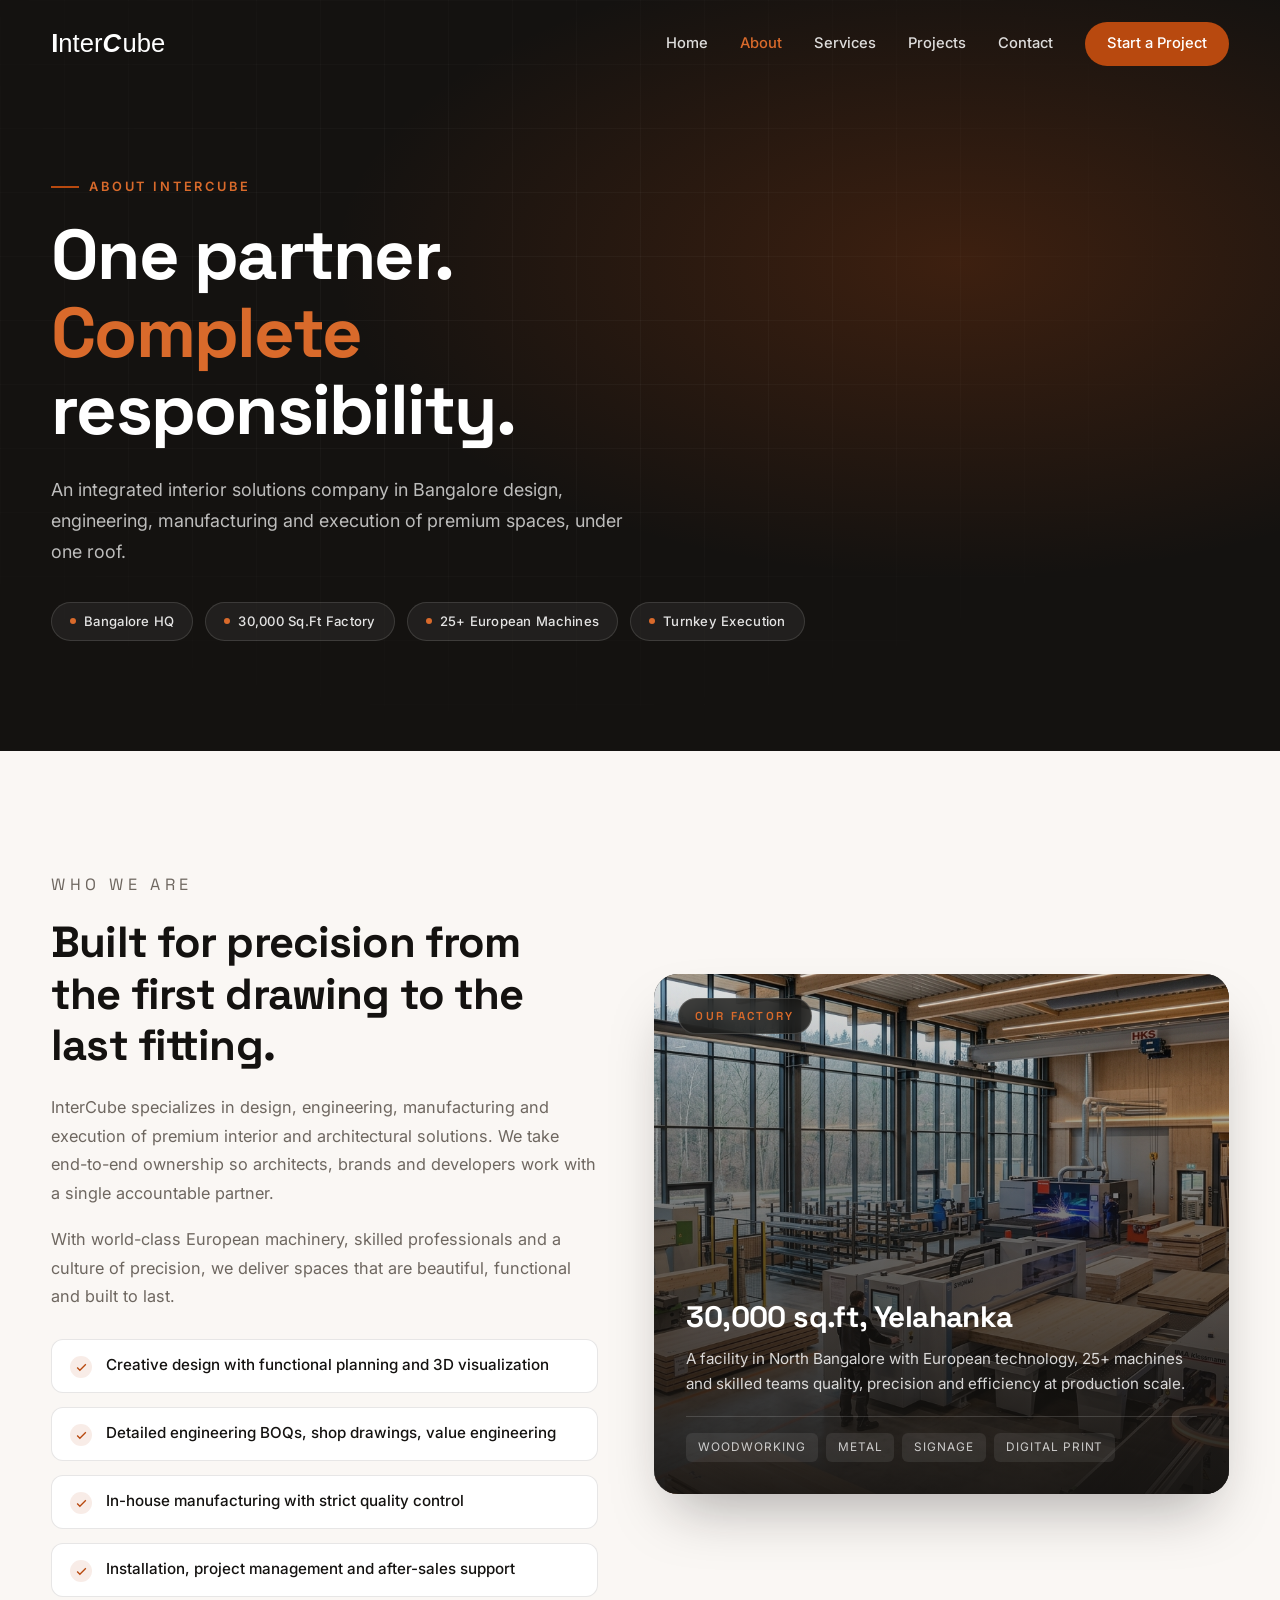
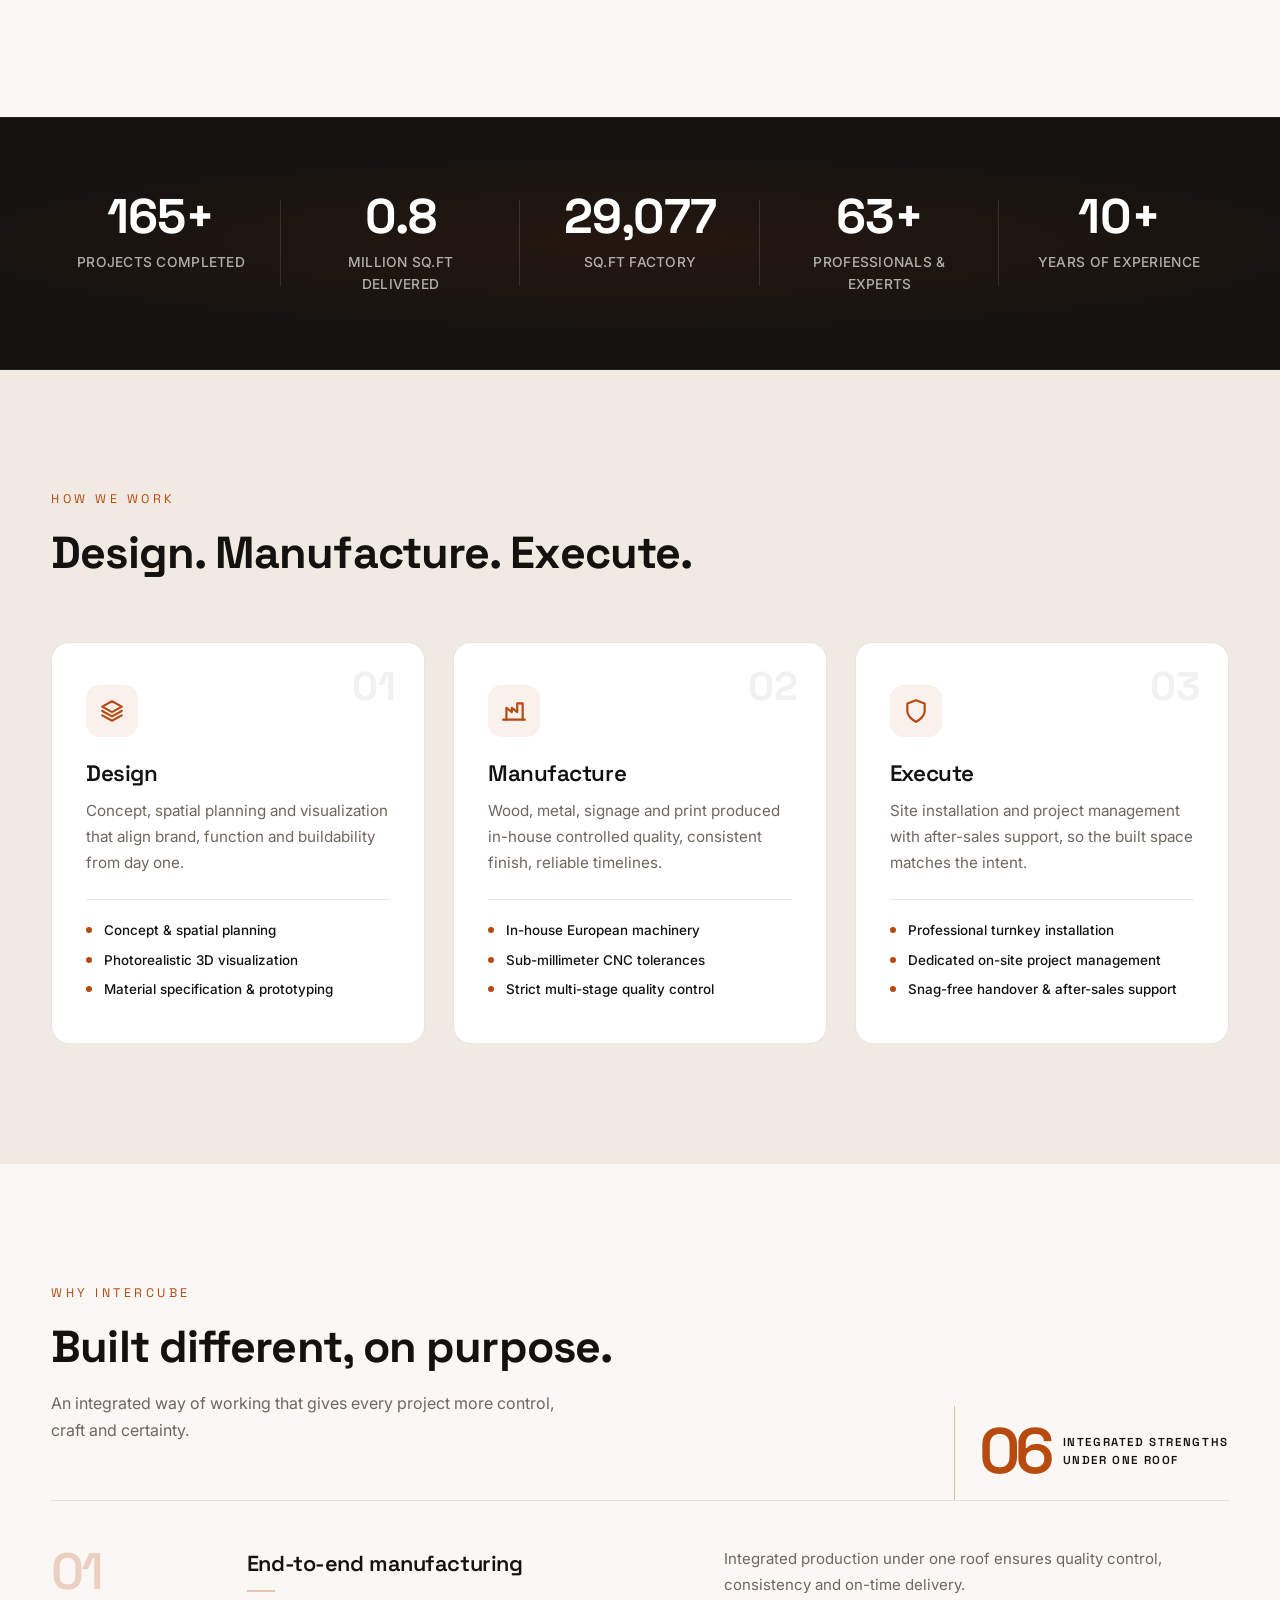
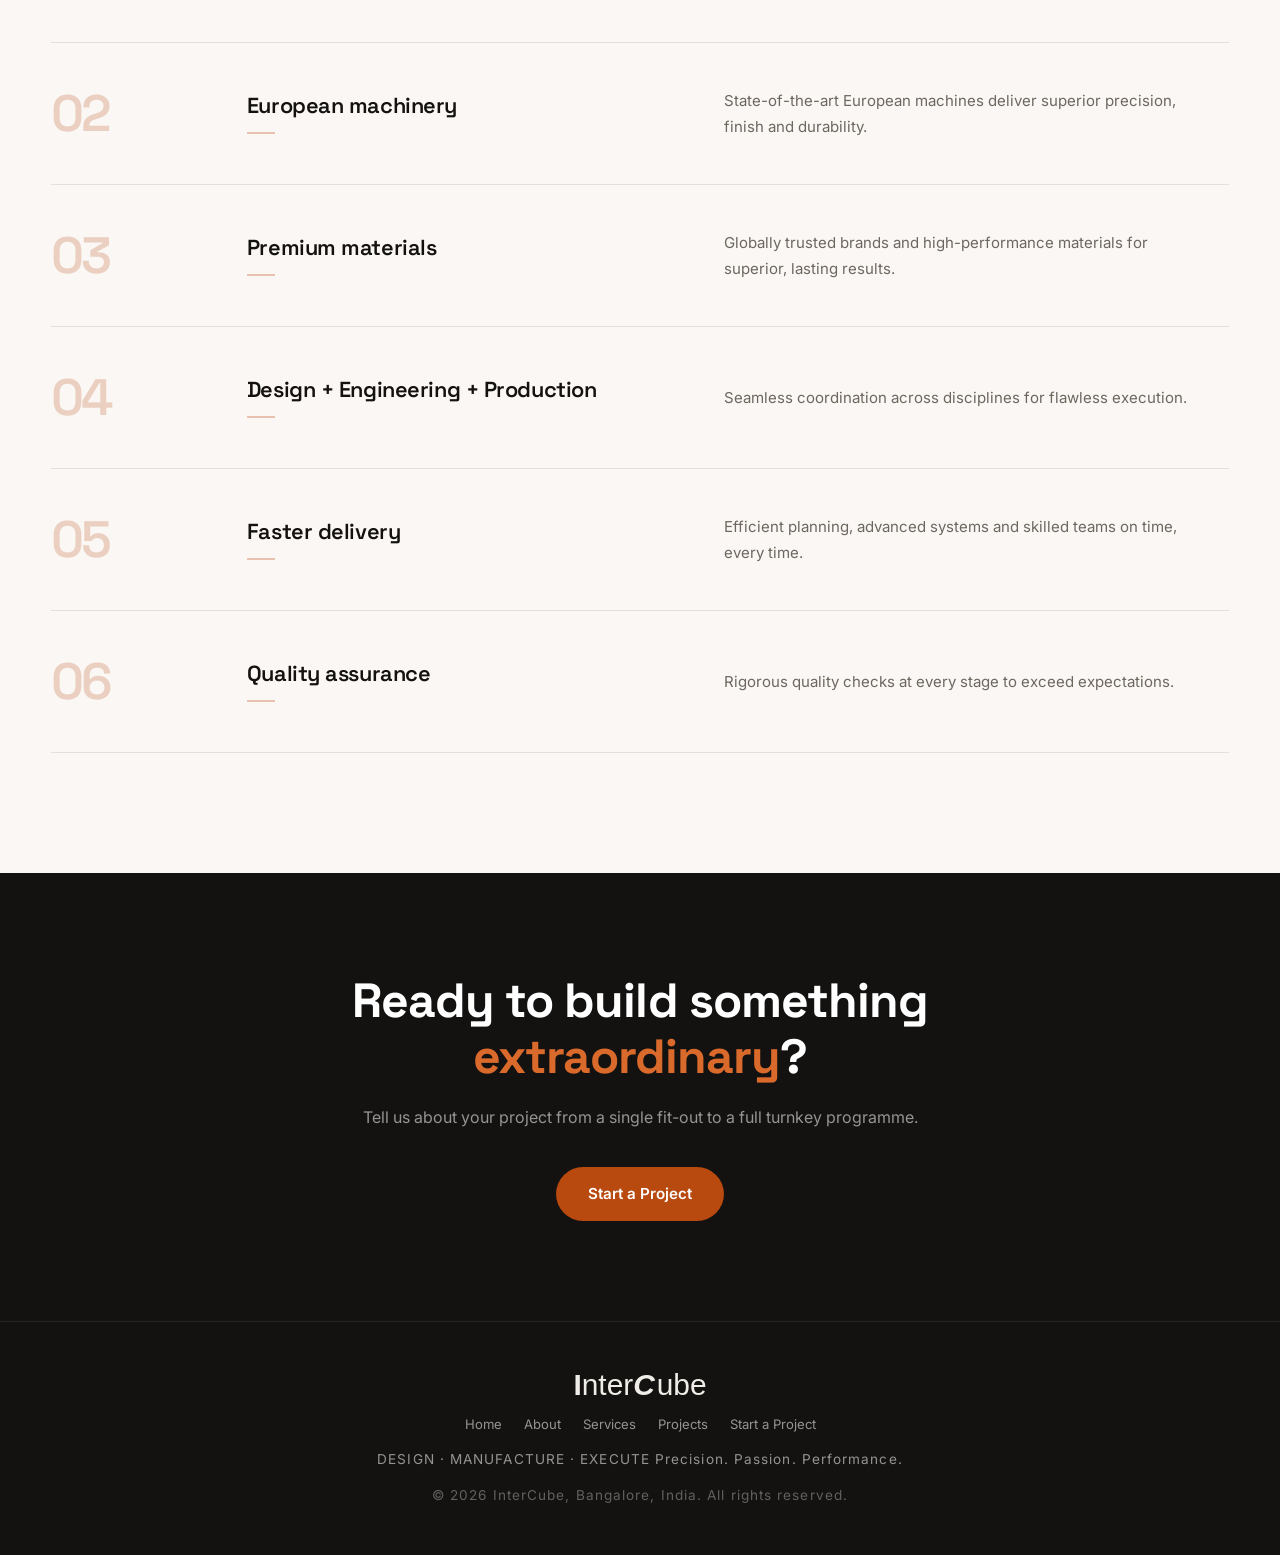
<file: about.html>
<!DOCTYPE html>
<html lang="en">

<head>
  <meta charset="UTF-8">
  <meta name="viewport" content="width=device-width, initial-scale=1.0">

  <!-- Primary SEO -->
  <title>About InterCube · Integrated Interior Design, Manufacturing &amp; Turnkey Execution | Bangalore</title>
  <meta name="description"
    content="Learn about InterCube — Bangalore's integrated interior solutions partner. Our 30,000 sq.ft manufacturing facility with 25+ European machines, skilled teams and end-to-end design-to-site execution for premium interiors.">
  <meta name="keywords"
    content="about InterCube, interior company Bangalore, turnkey interior firm Bangalore, interior manufacturing Bangalore, European woodworking machines Bangalore, interior design to execution, integrated interior solutions">
  <meta name="author" content="InterCube">
  <meta name="robots" content="index, follow, max-image-preview:large, max-snippet:-1, max-video-preview:-1">
  <meta name="theme-color" content="#8E402A">
  <link rel="canonical" href="https://intercube.in/about.html">
  <link rel="alternate" href="https://intercube.in/about.html" hreflang="en-IN">

  <!-- Open Graph -->
  <meta property="og:type" content="website">
  <meta property="og:site_name" content="InterCube">
  <meta property="og:locale" content="en_IN">
  <meta property="og:title" content="About InterCube · Integrated Interior Solutions in Bangalore">
  <meta property="og:description"
    content="Design, engineering, in-house manufacturing and turnkey execution under one roof. 30,000 sq.ft facility, 25+ European machines, 10+ years delivering premium interiors across India.">
  <meta property="og:url" content="https://intercube.in/about.html">
  <meta property="og:image" content="https://intercube.in/images/og-image.jpg">
  <meta property="og:image:secure_url" content="https://intercube.in/images/og-image.jpg">
  <meta property="og:image:type" content="image/jpeg">
  <meta property="og:image:width" content="1200">
  <meta property="og:image:height" content="630">
  <meta property="og:image:alt" content="About InterCube — Integrated Interior Design, Manufacturing and Turnkey Execution">

  <!-- Twitter Card -->
  <meta name="twitter:card" content="summary_large_image">
  <meta name="twitter:site" content="@intercube_in">
  <meta name="twitter:title" content="About InterCube · Integrated Interior Solutions in Bangalore">
  <meta name="twitter:description"
    content="Design, engineering, in-house manufacturing and turnkey execution under one roof. 30,000 sq.ft facility, 25+ European machines, 10+ years delivering premium interiors across India.">
  <meta name="twitter:image" content="https://intercube.in/images/og-image.jpg">
  <meta name="twitter:image:alt" content="About InterCube — Integrated Interior Design, Manufacturing and Turnkey Execution">
  <meta name="twitter:creator" content="@intercube_in">

  <!-- Favicons -->
  <link rel="icon" type="image/png" sizes="32x32" href="images/favicon-32.png">
  <link rel="icon" type="image/png" sizes="16x16" href="images/favicon-16.png">
  <link rel="icon" type="image/png" sizes="48x48" href="images/favicon-48.png">
  <link rel="apple-touch-icon" sizes="180x180" href="images/apple-touch-icon.png">
  <link rel="image_src" href="images/og-image.jpg">

  <!-- Preconnect & fonts -->
  <link rel="preconnect" href="https://fonts.googleapis.com">
  <link rel="preconnect" href="https://fonts.gstatic.com" crossorigin>
  <link
    href="https://fonts.googleapis.com/css2?family=Space+Grotesk:wght@400;500;600;700&family=Inter:wght@400;500;600&display=swap"
    rel="stylesheet">
  <link rel="stylesheet" href="css/style.css">

  <!-- Structured Data: BreadcrumbList + AboutPage -->
  <script type="application/ld+json">
  {
    "@context": "https://schema.org",
    "@graph": [
      {
        "@type": "BreadcrumbList",
        "@id": "https://intercube.in/about.html/#breadcrumb",
        "itemListElement": [
          { "@type": "ListItem", "position": 1, "name": "Home", "item": "https://intercube.in/" },
          { "@type": "ListItem", "position": 2, "name": "About", "item": "https://intercube.in/about.html" }
        ]
      },
      {
        "@type": "AboutPage",
        "@id": "https://intercube.in/about.html/#page",
        "name": "About InterCube",
        "url": "https://intercube.in/about.html",
        "description": "About InterCube — Bangalore's integrated interior solutions partner with 30,000 sq.ft manufacturing facility and end-to-end design-to-site execution.",
        "inLanguage": "en-IN",
        "publisher": { "@id": "https://intercube.in/#organization" },
        "mainEntity": { "@id": "https://intercube.in/#organization" }
      }
    ]
  }
  </script>
</head>

<body>

  <!-- ============ NAV ============ -->
  <header class="nav" id="nav">
    <div class="nav__inner">
      <a href="index.html" class="nav__logo"><span class="brandmark"><b>I</b>nter<b class="brandmark__c">C</b>ube</span></a>
      <nav class="nav__links" id="navLinks">
        <a href="index.html">Home</a>
        <a href="about.html" class="nav__link--active" aria-current="page">About</a>
        <a href="services.html">Services</a>
        <a href="projects.html">Projects</a>
        <a href="contact.html">Contact</a>
        <a href="contact.html" class="nav__cta" data-project-modal>Start a Project</a>
      </nav>
      <button class="nav__toggle" id="navToggle" aria-label="Menu">
        <span></span><span></span><span></span>
      </button>
    </div>
  </header>

  <!-- ============ HERO ============ -->
  <section class="about-hero" id="top">
    <div class="container about-hero__inner">
      <p class="about-hero__eyebrow reveal">About InterCube</p>
      <h1 class="about-hero__title reveal">One partner.<br><em>Complete</em> responsibility.</h1>
      <p class="about-hero__sub reveal">
        An integrated interior solutions company in Bangalore  design, engineering,
        manufacturing and execution of premium spaces, under one roof.
      </p>
      <div class="about-hero__pills reveal">
        <span class="about-hero__pill"><span class="about-hero__pill-dot"></span> Bangalore HQ</span>
        <span class="about-hero__pill"><span class="about-hero__pill-dot"></span> 30,000 Sq.Ft Factory</span>
        <span class="about-hero__pill"><span class="about-hero__pill-dot"></span> 25+ European Machines</span>
        <span class="about-hero__pill"><span class="about-hero__pill-dot"></span> Turnkey Execution</span>
      </div>
    </div>
  </section>

  <!-- ============ WHO WE ARE ============ -->
  <section class="section">
    <div class="container about-split">
      <div class="about-split__text reveal">
        <p class="eyebrow">Who we are</p>
        <h2>Built for precision from the first drawing to the last fitting.</h2>
        <p>
          InterCube specializes in design, engineering, manufacturing and execution of
          premium interior and architectural solutions. We take end-to-end ownership so
          architects, brands and developers work with a single accountable partner.
        </p>
        <p>
          With world-class European machinery, skilled professionals and a culture of
          precision, we deliver spaces that are beautiful, functional and built to last.
        </p>
        <ul class="about-checklist">
          <li class="about-checklist__item">
            <span class="about-checklist__icon" aria-hidden="true">
              <svg viewBox="0 0 24 24"><polyline points="20 6 9 17 4 12"></polyline></svg>
            </span>
            <span class="about-checklist__text">Creative design with functional planning and 3D visualization</span>
          </li>
          <li class="about-checklist__item">
            <span class="about-checklist__icon" aria-hidden="true">
              <svg viewBox="0 0 24 24"><polyline points="20 6 9 17 4 12"></polyline></svg>
            </span>
            <span class="about-checklist__text">Detailed engineering  BOQs, shop drawings, value engineering</span>
          </li>
          <li class="about-checklist__item">
            <span class="about-checklist__icon" aria-hidden="true">
              <svg viewBox="0 0 24 24"><polyline points="20 6 9 17 4 12"></polyline></svg>
            </span>
            <span class="about-checklist__text">In-house manufacturing with strict quality control</span>
          </li>
          <li class="about-checklist__item">
            <span class="about-checklist__icon" aria-hidden="true">
              <svg viewBox="0 0 24 24"><polyline points="20 6 9 17 4 12"></polyline></svg>
            </span>
            <span class="about-checklist__text">Installation, project management and after-sales support</span>
          </li>
        </ul>
      </div>

      <div class="about-split__media reveal">
        <div class="about-factory-card">
          <img src="images/about-factory.jpg" alt="InterCube 30,000 sq.ft state-of-the-art manufacturing facility in Yelahanka Bangalore" class="about-factory-card__img" loading="lazy">
          <div class="about-factory-card__overlay" aria-hidden="true"></div>
          <span class="about-factory-card__badge">Our Factory</span>
          <div class="about-factory-card__content">
            <h3>30,000 sq.ft, Yelahanka</h3>
            <p>A facility in North Bangalore with European technology, 25+ machines and skilled teams  quality, precision and efficiency at production scale.</p>
            <div class="about-factory-card__divisions">
              <span class="about-factory-card__division">Woodworking</span>
              <span class="about-factory-card__division">Metal</span>
              <span class="about-factory-card__division">Signage</span>
              <span class="about-factory-card__division">Digital Print</span>
            </div>
          </div>
        </div>
      </div>
    </div>
  </section>

  <!-- ============ STATS ============ -->
  <section class="about-stats">
    <div class="container">
      <div class="about-stats__grid">
        <div class="about-stat-item reveal">
          <strong data-count="170" data-suffix="+">0</strong>
          <span>Projects Completed</span>
        </div>
        <div class="about-stat-item reveal">
          <strong data-count="0.8" data-decimals="1">0</strong>
          <span>Million Sq.Ft Delivered</span>
        </div>
        <div class="about-stat-item reveal">
          <strong data-count="30000" data-format="k">0</strong>
          <span>Sq.Ft Factory</span>
        </div>
        <div class="about-stat-item reveal">
          <strong data-count="65" data-suffix="+">0</strong>
          <span>Professionals &amp; Experts</span>
        </div>
        <div class="about-stat-item reveal">
          <strong data-count="10" data-suffix="+">0</strong>
          <span>Years of Experience</span>
        </div>
      </div>
    </div>
  </section>

  <!-- ============ HOW WE WORK ============ -->
  <section class="section section--tint">
    <div class="container">
      <div class="section__head reveal">
        <p class="eyebrow">How we work</p>
        <h2>Design. Manufacture. Execute.</h2>
      </div>
      <div class="about-pillars-grid">
        <article class="about-pillar-card reveal">
          <span class="about-pillar-card__index" aria-hidden="true">01</span>
          <div class="about-pillar-card__icon" aria-hidden="true">
            <svg viewBox="0 0 24 24"><path d="M12 3 3 8l9 5 9-5-9-5z"/><path d="M3 16l9 5 9-5"/><path d="M3 12l9 5 9-5"/></svg>
          </div>
          <h3>Design</h3>
          <p>Concept, spatial planning and visualization that align brand, function and buildability from day one.</p>
          <ul class="about-pillar-card__bullets">
            <li>Concept &amp; spatial planning</li>
            <li>Photorealistic 3D visualization</li>
            <li>Material specification &amp; prototyping</li>
          </ul>
        </article>

        <article class="about-pillar-card reveal">
          <span class="about-pillar-card__index" aria-hidden="true">02</span>
          <div class="about-pillar-card__icon" aria-hidden="true">
            <svg viewBox="0 0 24 24"><path d="M2 20h20"/><path d="M5 20V9l5 4V9l5 4V5h5v15"/></svg>
          </div>
          <h3>Manufacture</h3>
          <p>Wood, metal, signage and print produced in-house  controlled quality, consistent finish, reliable timelines.</p>
          <ul class="about-pillar-card__bullets">
            <li>In-house European machinery</li>
            <li>Sub-millimeter CNC tolerances</li>
            <li>Strict multi-stage quality control</li>
          </ul>
        </article>

        <article class="about-pillar-card reveal">
          <span class="about-pillar-card__index" aria-hidden="true">03</span>
          <div class="about-pillar-card__icon" aria-hidden="true">
            <svg viewBox="0 0 24 24"><path d="M12 22s8-4 8-10V5l-8-3-8 3v7c0 6 8 10 8 10z"/></svg>
          </div>
          <h3>Execute</h3>
          <p>Site installation and project management with after-sales support, so the built space matches the intent.</p>
          <ul class="about-pillar-card__bullets">
            <li>Professional turnkey installation</li>
            <li>Dedicated on-site project management</li>
            <li>Snag-free handover &amp; after-sales support</li>
          </ul>
        </article>
      </div>
    </div>
  </section>

  <!-- ============ WHY INTERCUBE ============ -->
  <section class="section about-why">
    <div class="container">
      <div class="about-why__header">
        <div class="section__head reveal">
          <p class="eyebrow">Why InterCube</p>
          <h2>Built different, on purpose.</h2>
          <p class="about-why__lead">An integrated way of working that gives every project more control, craft and certainty.</p>
        </div>
        <div class="about-why__proof reveal" aria-label="Six integrated strengths">
          <strong>06</strong>
          <span>integrated strengths<br>under one roof</span>
        </div>
      </div>
      <ol class="about-why-list">
        <li class="about-why-item reveal">
          <span class="about-why-item__num" aria-hidden="true">01</span>
          <h3>End-to-end manufacturing</h3>
          <p>Integrated production under one roof ensures quality control, consistency and on-time delivery.</p>
        </li>
        <li class="about-why-item reveal">
          <span class="about-why-item__num" aria-hidden="true">02</span>
          <h3>European machinery</h3>
          <p>State-of-the-art European machines deliver superior precision, finish and durability.</p>
        </li>
        <li class="about-why-item reveal">
          <span class="about-why-item__num" aria-hidden="true">03</span>
          <h3>Premium materials</h3>
          <p>Globally trusted brands and high-performance materials for superior, lasting results.</p>
        </li>
        <li class="about-why-item reveal">
          <span class="about-why-item__num" aria-hidden="true">04</span>
          <h3>Design + Engineering + Production</h3>
          <p>Seamless coordination across disciplines for flawless execution.</p>
        </li>
        <li class="about-why-item reveal">
          <span class="about-why-item__num" aria-hidden="true">05</span>
          <h3>Faster delivery</h3>
          <p>Efficient planning, advanced systems and skilled teams  on time, every time.</p>
        </li>
        <li class="about-why-item reveal">
          <span class="about-why-item__num" aria-hidden="true">06</span>
          <h3>Quality assurance</h3>
          <p>Rigorous quality checks at every stage to exceed expectations.</p>
        </li>
      </ol>
    </div>
  </section>

  <!-- ============ CTA BANNER ============ -->
  <section class="cta-banner">
    <div class="cta-banner__inner reveal">
      <h2>Ready to build something <em>extraordinary</em>?</h2>
      <p>Tell us about your project  from a single fit-out to a full turnkey programme.</p>
      <a href="contact.html" class="btn btn--primary">Start a Project</a>
    </div>
  </section>

  <!-- ============ FOOTER ============ -->
  <footer class="footer">
    <div class="container footer__inner">
      <a href="index.html" class="nav__logo"><span class="brandmark brandmark--footer"><b>I</b>nter<b class="brandmark__c">C</b>ube</span></a>
      <nav class="footer__nav">
        <a href="index.html">Home</a>
        <a href="about.html">About</a>
        <a href="services.html">Services</a>
        <a href="projects.html">Projects</a>
        <a href="contact.html">Start a Project</a>
      </nav>
      <p>DESIGN · MANUFACTURE · EXECUTE  Precision. Passion. Performance.</p>
      <p class="footer__copy">© <span id="year"></span> InterCube, Bangalore, India. All rights reserved.</p>
    </div>
  </footer>

  <script src="js/main.js"></script>
</body>

</html>
</file>
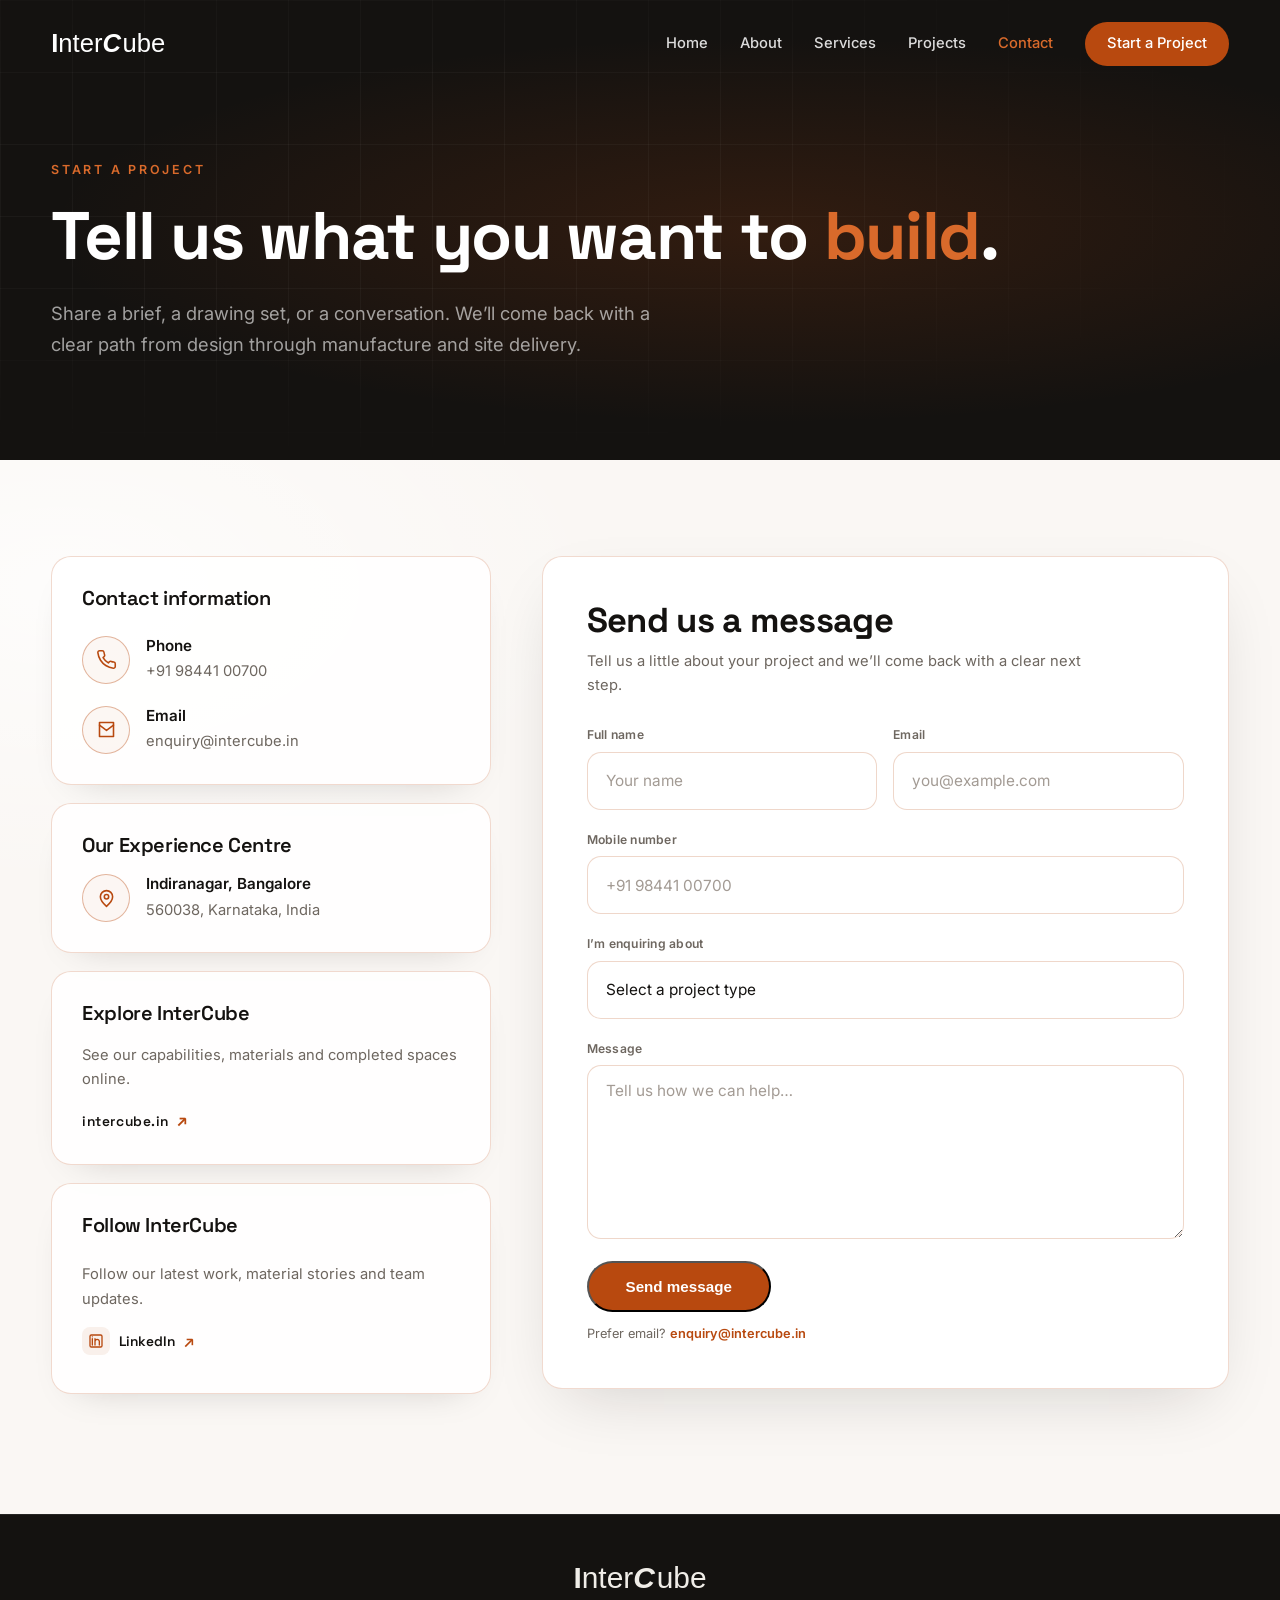
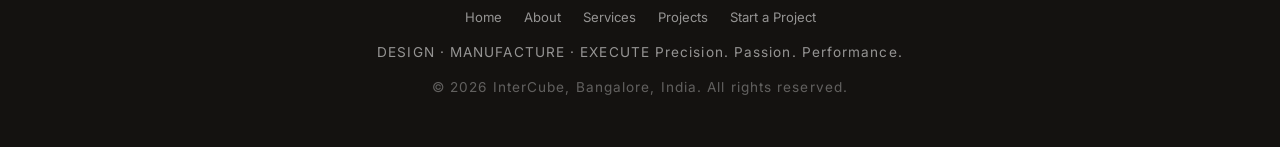
<file: contact.html>
<!DOCTYPE html>
<html lang="en">

<head>
  <meta charset="UTF-8">
  <meta name="viewport" content="width=device-width, initial-scale=1.0">

  <!-- Primary SEO -->
  <title>Contact InterCube · Start an Interior Project | Indiranagar, Bangalore</title>
  <meta name="description"
    content="Contact InterCube to start your interior project. Visit our Experience Centre in Indiranagar Bangalore 560038, email enquiry@intercube.in or call +91 98441 00700 for design, manufacturing and turnkey interior execution.">
  <meta name="keywords"
    content="contact InterCube, interior contractors Bangalore, Indiranagar interior design office, start an interior project, interior enquiry Bangalore, interior design consultation, turnkey interior contractor contact">
  <meta name="author" content="InterCube">
  <meta name="robots" content="index, follow, max-image-preview:large, max-snippet:-1, max-video-preview:-1">
  <meta name="theme-color" content="#8E402A">
  <link rel="canonical" href="https://intercube.in/contact.html">
  <link rel="alternate" href="https://intercube.in/contact.html" hreflang="en-IN">

  <!-- Open Graph -->
  <meta property="og:type" content="website">
  <meta property="og:site_name" content="InterCube">
  <meta property="og:locale" content="en_IN">
  <meta property="og:title" content="Contact InterCube · Start an Interior Project">
  <meta property="og:description"
    content="Visit our Experience Centre in Indiranagar Bangalore or email/call us to start your interior project — design, manufacture, execute.">
  <meta property="og:url" content="https://intercube.in/contact.html">
  <meta property="og:image" content="https://intercube.in/images/og-image.jpg">
  <meta property="og:image:secure_url" content="https://intercube.in/images/og-image.jpg">
  <meta property="og:image:type" content="image/jpeg">
  <meta property="og:image:width" content="1200">
  <meta property="og:image:height" content="630">
  <meta property="og:image:alt" content="Contact InterCube — Experience Centre, Indiranagar Bangalore">

  <!-- Twitter Card -->
  <meta name="twitter:card" content="summary_large_image">
  <meta name="twitter:site" content="@intercube_in">
  <meta name="twitter:title" content="Contact InterCube · Start an Interior Project">
  <meta name="twitter:description"
    content="Visit our Experience Centre in Indiranagar Bangalore or email/call us to start your interior project — design, manufacture, execute.">
  <meta name="twitter:image" content="https://intercube.in/images/og-image.jpg">
  <meta name="twitter:image:alt" content="Contact InterCube — Experience Centre, Indiranagar Bangalore">
  <meta name="twitter:creator" content="@intercube_in">

  <!-- Favicons -->
  <link rel="icon" type="image/png" sizes="32x32" href="images/favicon-32.png">
  <link rel="icon" type="image/png" sizes="16x16" href="images/favicon-16.png">
  <link rel="icon" type="image/png" sizes="48x48" href="images/favicon-48.png">
  <link rel="apple-touch-icon" sizes="180x180" href="images/apple-touch-icon.png">
  <link rel="image_src" href="images/og-image.jpg">

  <!-- Preconnect & fonts -->
  <link rel="preconnect" href="https://fonts.googleapis.com">
  <link rel="preconnect" href="https://fonts.gstatic.com" crossorigin>
  <link
    href="https://fonts.googleapis.com/css2?family=Space+Grotesk:wght@400;500;600;700&family=Inter:wght=400;500;600&display=swap"
    rel="stylesheet">
  <link rel="stylesheet" href="css/style.css">

  <!-- Structured Data: ContactPage + BreadcrumbList + re-attach LocalBusiness -->
  <script type="application/ld+json">
  {
    "@context": "https://schema.org",
    "@graph": [
      {
        "@type": "BreadcrumbList",
        "@id": "https://intercube.in/contact.html/#breadcrumb",
        "itemListElement": [
          { "@type": "ListItem", "position": 1, "name": "Home", "item": "https://intercube.in/" },
          { "@type": "ListItem", "position": 2, "name": "Contact", "item": "https://intercube.in/contact.html" }
        ]
      },
      {
        "@type": "ContactPage",
        "@id": "https://intercube.in/contact.html/#page",
        "name": "Contact InterCube",
        "url": "https://intercube.in/contact.html",
        "description": "Contact InterCube to start your interior project.",
        "inLanguage": "en-IN",
        "publisher": { "@id": "https://intercube.in/#organization" },
        "mainEntity": {
          "@type": "LocalBusiness",
          "@id": "https://intercube.in/#localbusiness",
          "name": "InterCube Experience Centre",
          "image": "https://intercube.in/images/og-image.jpg",
          "url": "https://intercube.in/contact.html",
          "telephone": "+91-98441-00700",
          "email": "enquiry@intercube.in",
          "priceRange": "$$",
          "address": {
            "@type": "PostalAddress",
            "streetAddress": "Indiranagar",
            "addressLocality": "Bangalore",
            "postalCode": "560038",
            "addressRegion": "Karnataka",
            "addressCountry": "IN"
          },
          "geo": {
            "@type": "GeoCoordinates",
            "latitude": 12.9716,
            "longitude": 77.5946
          },
          "areaServed": "India",
          "openingHoursSpecification": {
            "@type": "OpeningHoursSpecification",
            "dayOfWeek": ["Monday","Tuesday","Wednesday","Thursday","Friday","Saturday"],
            "opens": "09:30",
            "closes": "19:00"
          }
        },
        "primaryImageOfPage": {
          "@type": "ImageObject",
          "url": "https://intercube.in/images/og-image.jpg",
          "width": 1200,
          "height": 630
        }
      }
    ]
  }
  </script>
</head>

<body>

  <header class="nav" id="nav">
    <div class="nav__inner">
      <a href="index.html" class="nav__logo"><span class="brandmark"><b>I</b>nter<b class="brandmark__c">C</b>ube</span></a>
      <nav class="nav__links" id="navLinks">
        <a href="index.html">Home</a>
        <a href="about.html">About</a>
        <a href="services.html">Services</a>
        <a href="projects.html">Projects</a>
        <a href="contact.html" class="nav__link--active" aria-current="page">Contact</a>
        <a href="contact.html" class="nav__cta" data-project-modal>Start a Project</a>
      </nav>
      <button class="nav__toggle" id="navToggle" aria-label="Menu">
        <span></span><span></span><span></span>
      </button>
    </div>
  </header>

  <section class="page-hero">
    <div class="page-hero__inner">
      <p class="page-hero__eyebrow reveal">Start a Project</p>
      <h1 class="page-hero__title reveal">Tell us what you want to <em>build</em>.</h1>
      <p class="page-hero__sub reveal">
        Share a brief, a drawing set, or a conversation. We’ll come back with a clear
        path from design through manufacture and site delivery.
      </p>
    </div>
  </section>

  <section class="section section--tint section--contact">
    <div class="container contact-layout">
      <aside class="contact-sidebar">
        <section class="contact-info-card reveal" aria-labelledby="contact-info-title">
          <h2 id="contact-info-title">Contact information</h2>
          <div class="contact-info-item">
            <span class="contact-info-item__icon" aria-hidden="true"><svg viewBox="0 0 24 24"><path d="M22 16.92v3a2 2 0 0 1-2.18 2 19.79 19.79 0 0 1-8.63-3.07 19.5 19.5 0 0 1-6-6A19.79 19.79 0 0 1 2.12 4.18 2 2 0 0 1 4.11 2h3a2 2 0 0 1 2 1.72c.13.96.36 1.9.7 2.81a2 2 0 0 1-.45 2.11L8.09 9.91a16 16 0 0 0 6 6l1.27-1.27a2 2 0 0 1 2.11-.45c.91.34 1.85.57 2.81.7A2 2 0 0 1 22 16.92z"/></svg></span>
            <div><strong>Phone</strong><a href="tel:+919844100700">+91 98441 00700</a></div>
          </div>
          <div class="contact-info-item">
            <span class="contact-info-item__icon" aria-hidden="true"><svg viewBox="0 0 24 24"><path d="M4 4h16v16H4z"/><path d="m4 7 8 6 8-6"/></svg></span>
            <div><strong>Email</strong><a href="mailto:enquiry@intercube.in">enquiry@intercube.in</a></div>
          </div>
        </section>

        <section class="contact-info-card contact-info-card--factory reveal" aria-labelledby="factory-title">
          <h2 id="factory-title">Our Experience Centre</h2>
          <div class="contact-info-item">
            <span class="contact-info-item__icon" aria-hidden="true"><svg viewBox="0 0 24 24"><path d="M12 21s7-6.2 7-11a7 7 0 1 0-14 0c0 4.8 7 11 7 11z"/><circle cx="12" cy="10" r="2.5"/></svg></span>
            <div><strong>Indiranagar, Bangalore</strong><p>560038, Karnataka, India</p></div>
          </div>
        </section>

        <section class="contact-info-card contact-info-card--online reveal" aria-labelledby="online-title">
          <h2 id="online-title">Explore InterCube</h2>
          <p>See our capabilities, materials and completed spaces online.</p>
          <a class="contact-info-card__link" href="https://intercube.in" target="_blank" rel="noopener">intercube.in <span aria-hidden="true">↗</span></a>
        </section>

        <section class="contact-info-card contact-info-card--social reveal" aria-labelledby="social-title">
          <h2 id="social-title">Follow InterCube</h2>
          <p>Follow our latest work, material stories and team updates.</p>
          <a class="social-link" href="https://in.linkedin.com/company/www.intercube.co.in" target="_blank" rel="noopener">
            <svg viewBox="0 0 24 24" aria-hidden="true"><path d="M6.5 8.5V18M6.5 5.75v.01M10.5 18v-5.25a3.25 3.25 0 0 1 6.5 0V18M10.5 12.75V8.5"/><rect x="3" y="3" width="18" height="18" rx="2"/></svg>
            <span>LinkedIn</span><b aria-hidden="true">↗</b>
          </a>
        </section>
      </aside>

      <div class="form-panel">
        <form class="contact-form" id="contactForm">
          <header class="contact-form__head">
            <p class="eyebrow">Start a conversation</p>
            <h2>Send us a message</h2>
            <p>Tell us a little about your project and we’ll come back with a clear next step.</p>
          </header>
          <div class="form-row">
            <div class="form-group"><label for="name">Full name</label><input id="name" name="name" type="text" autocomplete="name" placeholder="Your name" required></div>
            <div class="form-group"><label for="email">Email</label><input id="email" name="email" type="email" autocomplete="email" placeholder="you@example.com" required></div>
          </div>
          <div class="form-group"><label for="phone">Mobile number</label><input id="phone" name="phone" type="tel" autocomplete="tel" placeholder="+91 98441 00700" required></div>
          <div class="form-group"><label for="sector">I’m enquiring about</label><select id="sector" name="sector" required><option value="" selected disabled>Select a project type</option><option>Retail</option><option>Offices</option><option>Hospitality</option><option>Healthcare</option><option>Residential</option><option>Experience Centre</option><option>Other</option></select></div>
          <div class="form-group"><label for="message">Message</label><textarea id="message" name="message" placeholder="Tell us how we can help…"></textarea></div>
          <input type="text" name="website" tabindex="-1" autocomplete="off" aria-hidden="true" style="position:absolute;left:-9999px;opacity:0;pointer-events:none">
          <div class="form-submit"><button type="submit" class="btn btn--primary">Send message</button></div>
          <div class="form-error" role="alert" hidden></div>
          <p class="form-note">Prefer email? <a href="mailto:enquiry@intercube.in">enquiry@intercube.in</a></p>
        </form>

        <div class="form-success" id="formSuccess" role="status">
          <p class="eyebrow">Received</p><h3>Thank you. We’ll be in touch.</h3><p>Your enquiry is noted. For an urgent discussion, call +91 98441 00700.</p>
        </div>
      </div>
    </div>
  </section>

  <footer class="footer">
    <div class="container footer__inner">
      <a href="index.html" class="nav__logo"><span class="brandmark brandmark--footer"><b>I</b>nter<b class="brandmark__c">C</b>ube</span></a>
      <nav class="footer__nav">
        <a href="index.html">Home</a>
        <a href="about.html">About</a>
        <a href="services.html">Services</a>
        <a href="projects.html">Projects</a>
        <a href="contact.html">Start a Project</a>
      </nav>
      <p>DESIGN · MANUFACTURE · EXECUTE  Precision. Passion. Performance.</p>
      <p class="footer__copy">© <span id="year"></span> InterCube, Bangalore, India. All rights reserved.</p>
    </div>
  </footer>

  <script src="js/main.js"></script>
</body>

</html>
</file>
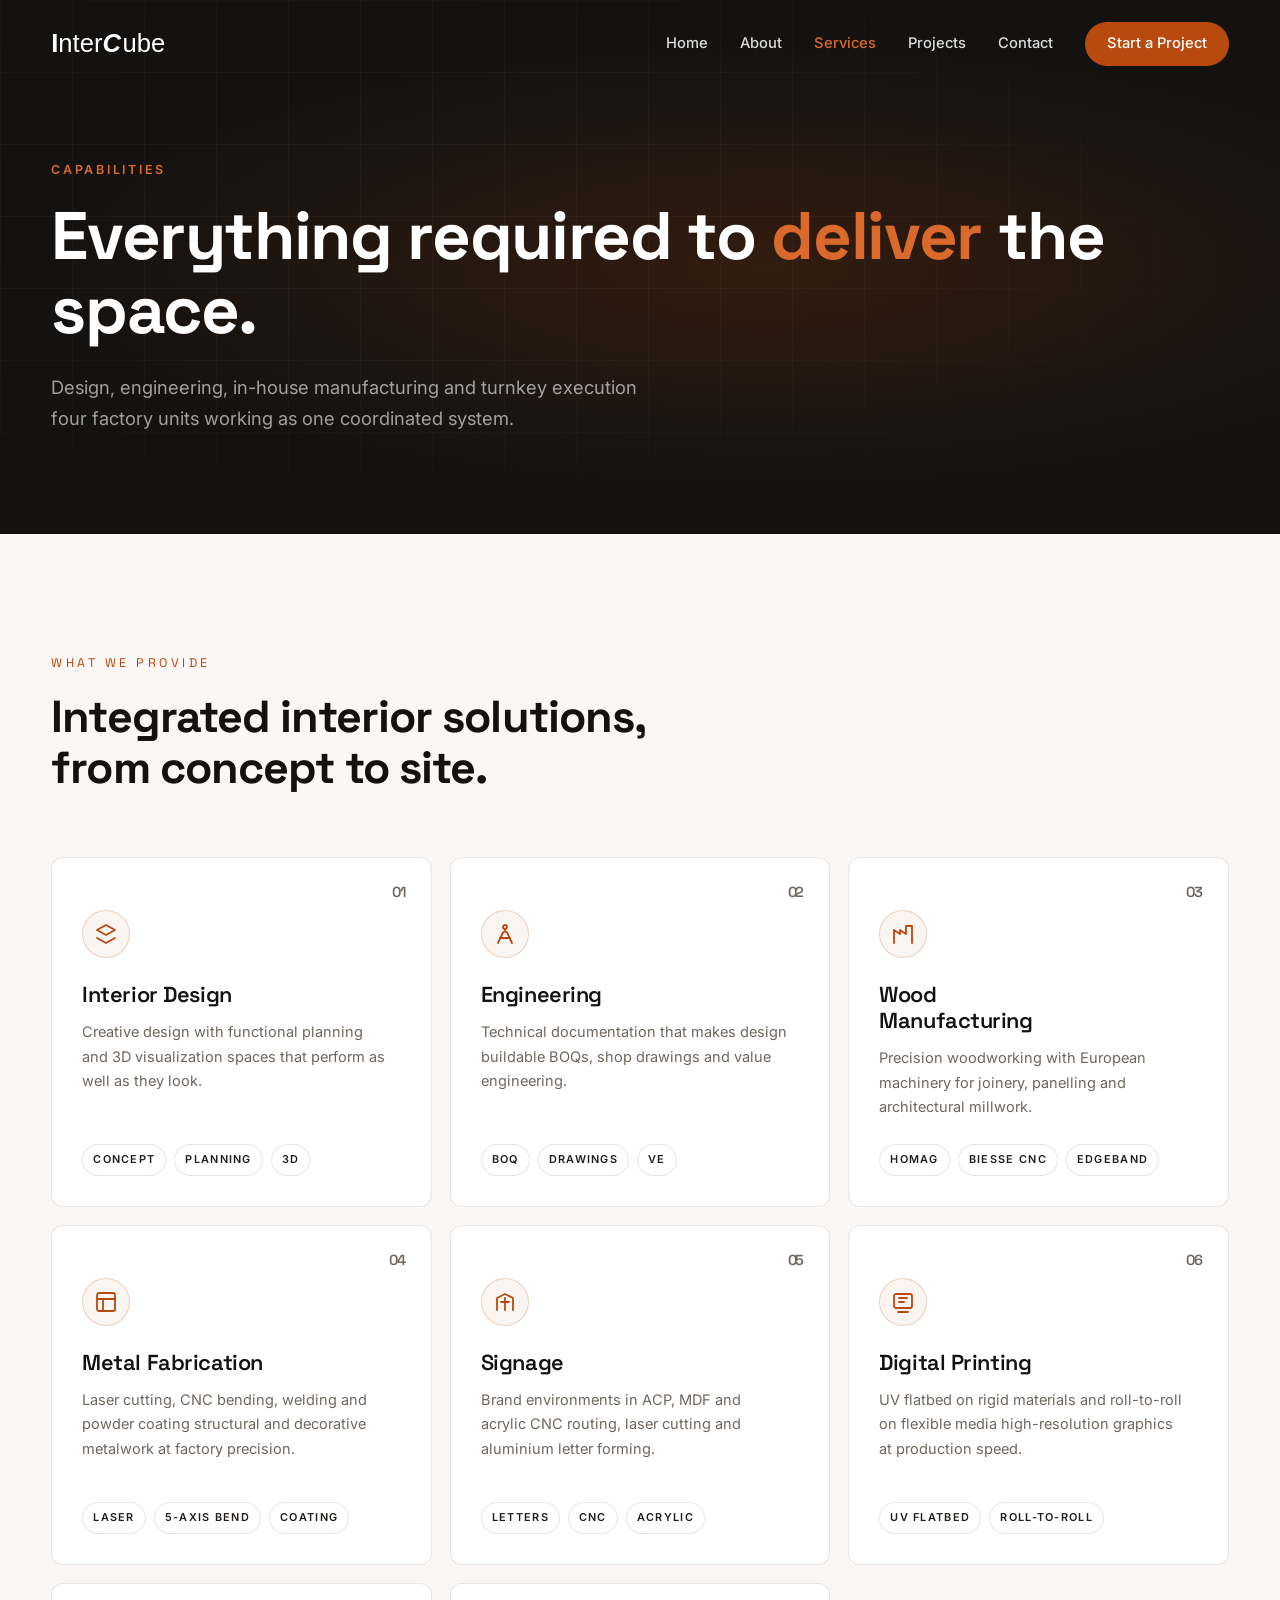
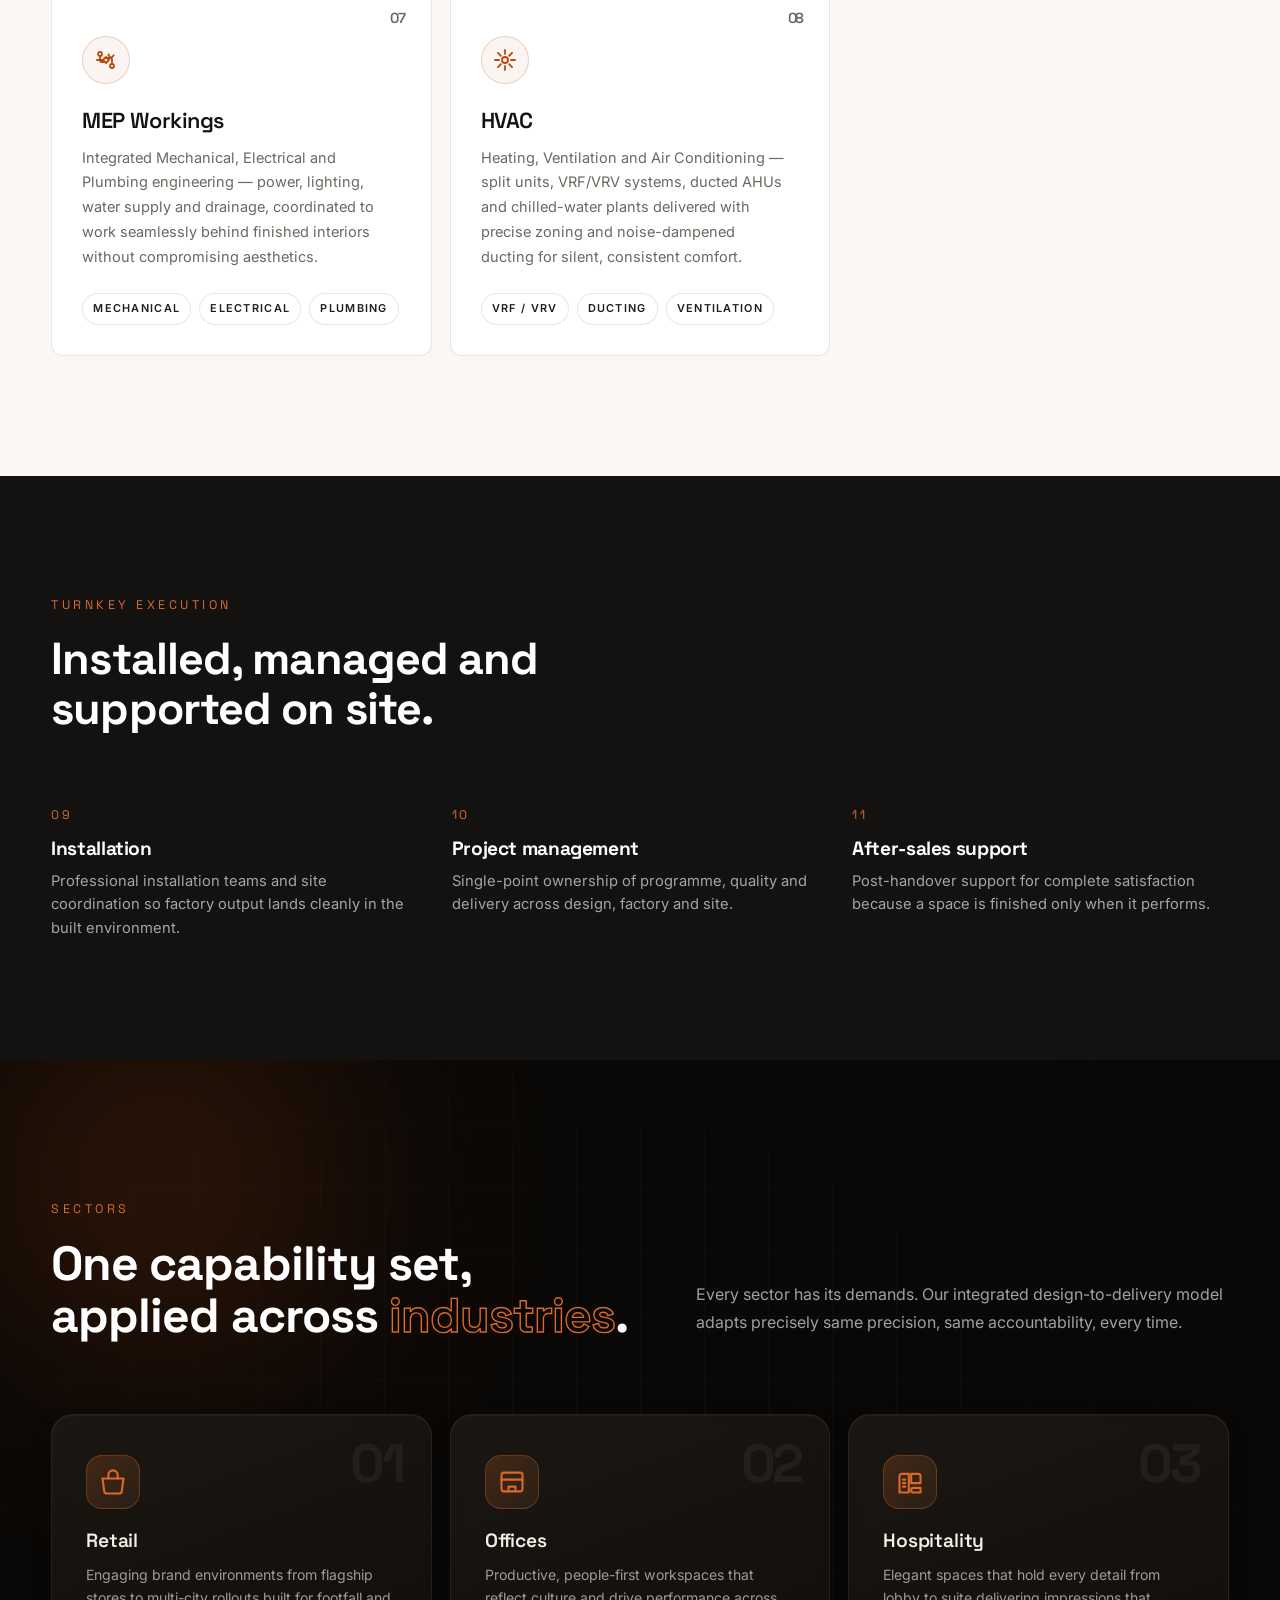
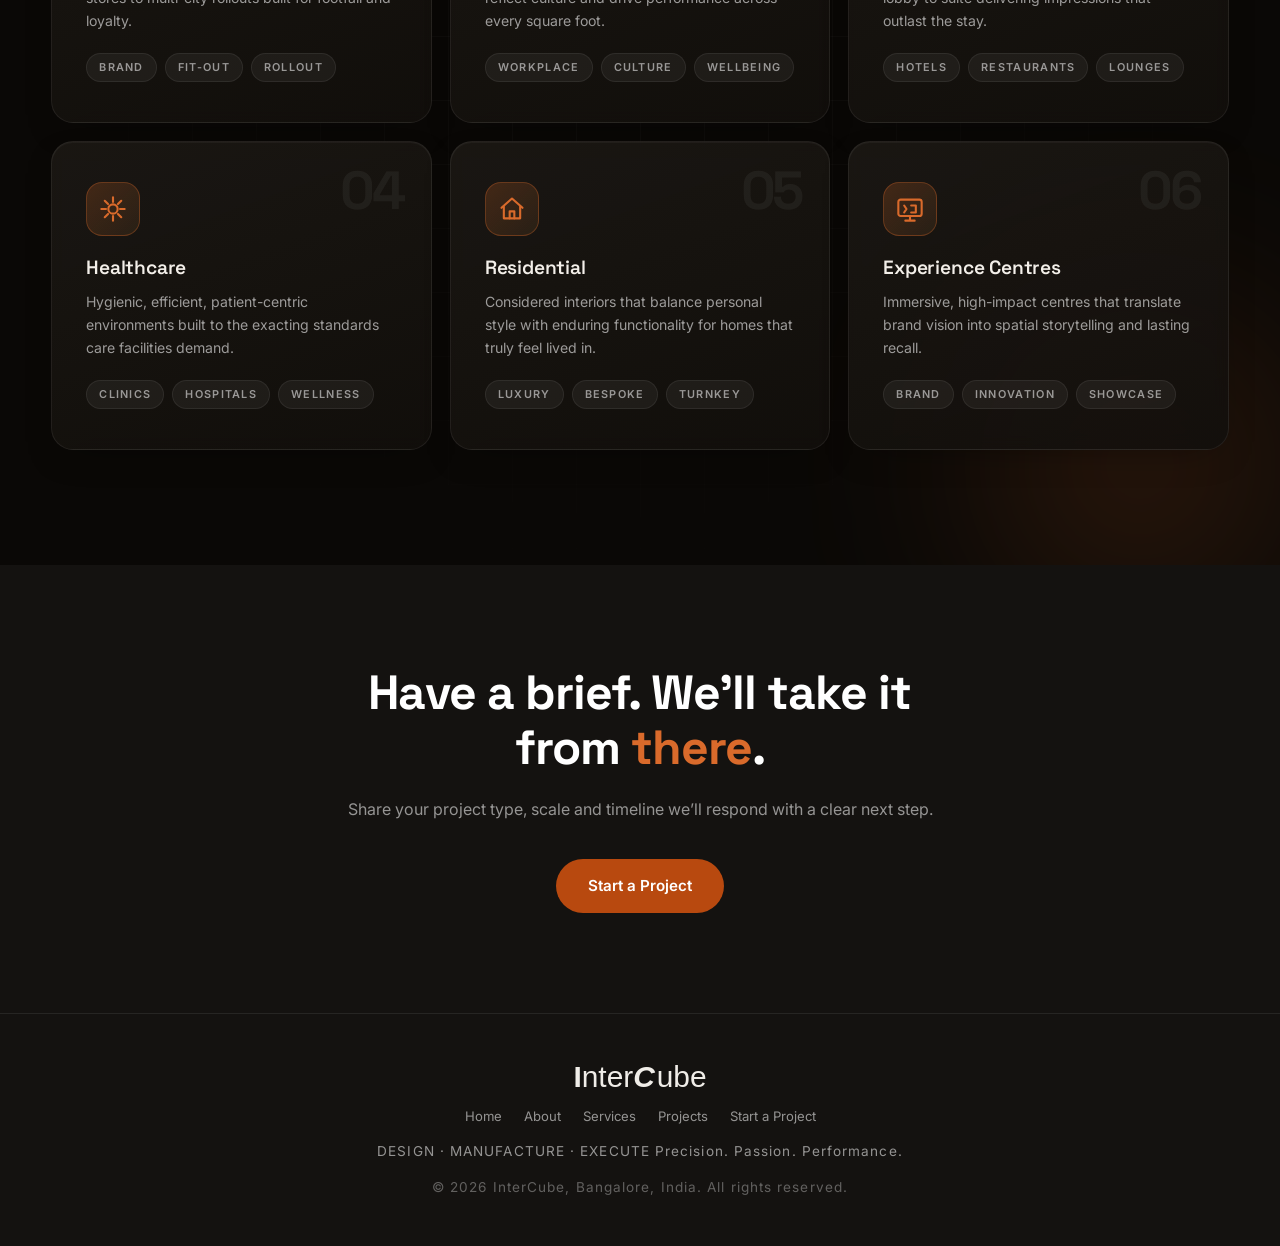
<file: services.html>
<!DOCTYPE html>
<html lang="en">

<head>
  <meta charset="UTF-8">
  <meta name="viewport" content="width=device-width, initial-scale=1.0">

  <!-- Primary SEO -->
  <title>InterCube Services · Interior Design, Engineering, Manufacturing, MEP, HVAC &amp; Turnkey Execution | Bangalore</title>
  <meta name="description"
    content="Complete InterCube services: Interior Design, Engineering, Wood Manufacturing, Metal Fabrication, Signage, Digital Printing, MEP Workings, HVAC, Installation, Project Management and After-sales support — turnkey interior execution from a single Bangalore partner.">
  <meta name="keywords"
    content="interior design services Bangalore, interior engineering BOQ, wood manufacturing Bangalore, Homag Biesse CNC, metal fabrication Bangalore, laser cutting CNC bending, signage company Bangalore, digital printing Bangalore, UV flatbed printing, MEP contractors Bangalore, HVAC contractors Bangalore, VRF VRV systems, turnkey interior execution, interior project management Bangalore">
  <meta name="author" content="InterCube">
  <meta name="robots" content="index, follow, max-image-preview:large, max-snippet:-1, max-video-preview:-1">
  <meta name="theme-color" content="#8E402A">
  <link rel="canonical" href="https://intercube.in/services.html">
  <link rel="alternate" href="https://intercube.in/services.html" hreflang="en-IN">

  <!-- Open Graph -->
  <meta property="og:type" content="website">
  <meta property="og:site_name" content="InterCube">
  <meta property="og:locale" content="en_IN">
  <meta property="og:title" content="InterCube Services · Interior Design to Turnkey Execution">
  <meta property="og:description"
    content="Interior Design, Engineering, Wood & Metal Manufacturing, Signage, Digital Printing, MEP, HVAC and turnkey site execution — one integrated partner in Bangalore.">
  <meta property="og:url" content="https://intercube.in/services.html">
  <meta property="og:image" content="https://intercube.in/images/og-image.jpg">
  <meta property="og:image:secure_url" content="https://intercube.in/images/og-image.jpg">
  <meta property="og:image:type" content="image/jpeg">
  <meta property="og:image:width" content="1200">
  <meta property="og:image:height" content="630">
  <meta property="og:image:alt" content="InterCube Services — Interior Design, Manufacturing, MEP, HVAC and Turnkey Execution">

  <!-- Twitter Card -->
  <meta name="twitter:card" content="summary_large_image">
  <meta name="twitter:site" content="@intercube_in">
  <meta name="twitter:title" content="InterCube Services · Interior Design to Turnkey Execution">
  <meta name="twitter:description"
    content="Interior Design, Engineering, Wood & Metal Manufacturing, Signage, Digital Printing, MEP, HVAC and turnkey site execution — one integrated partner in Bangalore.">
  <meta name="twitter:image" content="https://intercube.in/images/og-image.jpg">
  <meta name="twitter:image:alt" content="InterCube Services — Interior Design, Manufacturing, MEP, HVAC and Turnkey Execution">
  <meta name="twitter:creator" content="@intercube_in">

  <!-- Favicons -->
  <link rel="icon" type="image/png" sizes="32x32" href="images/favicon-32.png">
  <link rel="icon" type="image/png" sizes="16x16" href="images/favicon-16.png">
  <link rel="icon" type="image/png" sizes="48x48" href="images/favicon-48.png">
  <link rel="apple-touch-icon" sizes="180x180" href="images/apple-touch-icon.png">
  <link rel="image_src" href="images/og-image.jpg">

  <!-- Preconnect & fonts -->
  <link rel="preconnect" href="https://fonts.googleapis.com">
  <link rel="preconnect" href="https://fonts.gstatic.com" crossorigin>
  <link
    href="https://fonts.googleapis.com/css2?family=Space+Grotesk:wght@400;500;600;700&family=Inter:wght@400;500;600&display=swap"
    rel="stylesheet">
  <link rel="stylesheet" href="css/style.css">

  <!-- Structured Data: BreadcrumbList + Service offerings -->
  <script type="application/ld+json">
  {
    "@context": "https://schema.org",
    "@graph": [
      {
        "@type": "BreadcrumbList",
        "@id": "https://intercube.in/services.html/#breadcrumb",
        "itemListElement": [
          { "@type": "ListItem", "position": 1, "name": "Home", "item": "https://intercube.in/" },
          { "@type": "ListItem", "position": 2, "name": "Services", "item": "https://intercube.in/services.html" }
        ]
      },
      {
        "@type": "Service",
        "@id": "https://intercube.in/services.html/#service",
        "name": "Integrated Interior Solutions",
        "provider": { "@id": "https://intercube.in/#organization" },
        "areaServed": "India",
        "hasOfferCatalog": {
          "@type": "OfferCatalog",
          "name": "InterCube Capabilities",
          "itemListElement": [
            { "@type": "Offer", "itemOffered": { "@type": "Service", "name": "Interior Design" } },
            { "@type": "Offer", "itemOffered": { "@type": "Service", "name": "Interior Engineering" } },
            { "@type": "Offer", "itemOffered": { "@type": "Service", "name": "Wood Manufacturing" } },
            { "@type": "Offer", "itemOffered": { "@type": "Service", "name": "Metal Fabrication" } },
            { "@type": "Offer", "itemOffered": { "@type": "Service", "name": "Signage" } },
            { "@type": "Offer", "itemOffered": { "@type": "Service", "name": "Digital Printing" } },
            { "@type": "Offer", "itemOffered": { "@type": "Service", "name": "MEP Workings" } },
            { "@type": "Offer", "itemOffered": { "@type": "Service", "name": "HVAC" } },
            { "@type": "Offer", "itemOffered": { "@type": "Service", "name": "Turnkey Execution" } }
          ]
        }
      }
    ]
  }
  </script>
</head>

<body>

  <header class="nav" id="nav">
    <div class="nav__inner">
      <a href="index.html" class="nav__logo"><span class="brandmark"><b>I</b>nter<b class="brandmark__c">C</b>ube</span></a>
      <nav class="nav__links" id="navLinks">
        <a href="index.html">Home</a>
        <a href="about.html">About</a>
        <a href="services.html" class="nav__link--active" aria-current="page">Services</a>
        <a href="projects.html">Projects</a>
        <a href="contact.html">Contact</a>
        <a href="contact.html" class="nav__cta" data-project-modal>Start a Project</a>
      </nav>
      <button class="nav__toggle" id="navToggle" aria-label="Menu">
        <span></span><span></span><span></span>
      </button>
    </div>
  </header>

  <section class="page-hero">
    <div class="page-hero__inner">
      <p class="page-hero__eyebrow reveal">Capabilities</p>
      <h1 class="page-hero__title reveal">Everything required to <em>deliver</em> the space.</h1>
      <p class="page-hero__sub reveal">
        Design, engineering, in-house manufacturing and turnkey execution 
        four factory units working as one coordinated system.
      </p>
    </div>
  </section>

  <section class="section">
    <div class="container">
      <div class="section__head reveal">
        <p class="eyebrow">What we provide</p>
        <h2>Integrated interior solutions, from concept to site.</h2>
      </div>
      <div class="services-grid">
        <article class="service-card reveal">
          <p class="service-card__num">01</p>
          <div class="service-card__icon" aria-hidden="true">
            <svg viewBox="0 0 24 24"><path d="M12 3 3 8l9 5 9-5-9-5z"/><path d="M3 16l9 5 9-5"/></svg>
          </div>
          <h3>Interior Design</h3>
          <p>Creative design with functional planning and 3D visualization  spaces that perform as well as they look.</p>
          <div class="service-card__tags">
            <span class="service-card__tag">Concept</span>
            <span class="service-card__tag">Planning</span>
            <span class="service-card__tag">3D</span>
          </div>
        </article>
        <article class="service-card reveal">
          <p class="service-card__num">02</p>
          <div class="service-card__icon" aria-hidden="true">
            <svg viewBox="0 0 24 24"><circle cx="12" cy="5" r="2"/><path d="M12 7v3"/><path d="m5 21 5.2-11"/><path d="m19 21-5.2-11"/><path d="M7 16h10"/></svg>
          </div>
          <h3>Engineering</h3>
          <p>Technical documentation that makes design buildable  BOQs, shop drawings and value engineering.</p>
          <div class="service-card__tags">
            <span class="service-card__tag">BOQ</span>
            <span class="service-card__tag">Drawings</span>
            <span class="service-card__tag">VE</span>
          </div>
        </article>
        <article class="service-card reveal">
          <p class="service-card__num">03</p>
          <div class="service-card__icon" aria-hidden="true">
            <svg viewBox="0 0 24 24"><path d="M3 21V8l6 4V8l6 4V4h6v17"/></svg>
          </div>
          <h3>Wood Manufacturing</h3>
          <p>Precision woodworking with European machinery for joinery, panelling and architectural millwork.</p>
          <div class="service-card__tags">
            <span class="service-card__tag">Homag</span>
            <span class="service-card__tag">Biesse CNC</span>
            <span class="service-card__tag">Edgeband</span>
          </div>
        </article>
        <article class="service-card reveal">
          <p class="service-card__num">04</p>
          <div class="service-card__icon" aria-hidden="true">
            <svg viewBox="0 0 24 24"><rect x="3" y="3" width="18" height="18" rx="2"/><path d="M3 9h18"/><path d="M9 21V9"/></svg>
          </div>
          <h3>Metal Fabrication</h3>
          <p>Laser cutting, CNC bending, welding and powder coating  structural and decorative metalwork at factory precision.</p>
          <div class="service-card__tags">
            <span class="service-card__tag">Laser</span>
            <span class="service-card__tag">5-axis bend</span>
            <span class="service-card__tag">Coating</span>
          </div>
        </article>
        <article class="service-card reveal">
          <p class="service-card__num">05</p>
          <div class="service-card__icon" aria-hidden="true">
            <svg viewBox="0 0 24 24"><path d="M4 20V8l8-4 8 4v12"/><path d="M12 20V8"/><path d="M8 12h8"/></svg>
          </div>
          <h3>Signage</h3>
          <p>Brand environments in ACP, MDF and acrylic  CNC routing, laser cutting and aluminium letter forming.</p>
          <div class="service-card__tags">
            <span class="service-card__tag">Letters</span>
            <span class="service-card__tag">CNC</span>
            <span class="service-card__tag">Acrylic</span>
          </div>
        </article>
        <article class="service-card reveal">
          <p class="service-card__num">06</p>
          <div class="service-card__icon" aria-hidden="true">
            <svg viewBox="0 0 24 24"><rect x="3" y="4" width="18" height="14" rx="2"/><path d="M7 22h10"/><path d="M8 8h8"/><path d="M8 12h5"/></svg>
          </div>
          <h3>Digital Printing</h3>
          <p>UV flatbed on rigid materials and roll-to-roll on flexible media  high-resolution graphics at production speed.</p>
          <div class="service-card__tags">
            <span class="service-card__tag">UV flatbed</span>
            <span class="service-card__tag">Roll-to-roll</span>
          </div>
        </article>
        <article class="service-card reveal">
          <p class="service-card__num">07</p>
          <div class="service-card__icon" aria-hidden="true">
            <svg viewBox="0 0 24 24"><path d="M14.7 6.3a1 1 0 0 0 0 1.4l1.6 1.6a1 1 0 0 0 1.4 0l2-2"/><path d="M3 12h6"/><path d="M9 12l3-3 3 3-3 3z"/><circle cx="18" cy="18" r="2"/><circle cx="6" cy="6" r="2"/><path d="M6 8v4a2 2 0 0 0 2 2h2"/><path d="M18 16v-4a2 2 0 0 0-2-2h-2"/></svg>
          </div>
          <h3>MEP Workings</h3>
          <p>Integrated Mechanical, Electrical and Plumbing engineering — power, lighting, water supply and drainage, coordinated to work seamlessly behind finished interiors without compromising aesthetics.</p>
          <div class="service-card__tags">
            <span class="service-card__tag">Mechanical</span>
            <span class="service-card__tag">Electrical</span>
            <span class="service-card__tag">Plumbing</span>
          </div>
        </article>
        <article class="service-card reveal">
          <p class="service-card__num">08</p>
          <div class="service-card__icon" aria-hidden="true">
            <svg viewBox="0 0 24 24"><circle cx="12" cy="12" r="3"/><path d="M12 2v4"/><path d="M12 18v4"/><path d="M2 12h4"/><path d="M18 12h4"/><path d="M4.93 4.93l2.83 2.83"/><path d="M16.24 16.24l2.83 2.83"/><path d="M4.93 19.07l2.83-2.83"/><path d="M16.24 7.76l2.83-2.83"/></svg>
          </div>
          <h3>HVAC</h3>
          <p>Heating, Ventilation and Air Conditioning — split units, VRF/VRV systems, ducted AHUs and chilled-water plants delivered with precise zoning and noise-dampened ducting for silent, consistent comfort.</p>
          <div class="service-card__tags">
            <span class="service-card__tag">VRF / VRV</span>
            <span class="service-card__tag">Ducting</span>
            <span class="service-card__tag">Ventilation</span>
          </div>
        </article>
      </div>
    </div>
  </section>

  <section class="section section--dark">
    <div class="container">
      <div class="section__head reveal">
        <p class="eyebrow">Turnkey execution</p>
        <h2>Installed, managed and supported on site.</h2>
      </div>
      <div class="turnkey-list">
        <div class="turnkey-item reveal">
          <span>09</span>
          <h3>Installation</h3>
          <p>Professional installation teams and site coordination so factory output lands cleanly in the built environment.</p>
        </div>
        <div class="turnkey-item reveal">
          <span>10</span>
          <h3>Project management</h3>
          <p>Single-point ownership of programme, quality and delivery across design, factory and site.</p>
        </div>
        <div class="turnkey-item reveal">
          <span>11</span>
          <h3>After-sales support</h3>
          <p>Post-handover support for complete satisfaction  because a space is finished only when it performs.</p>
        </div>
      </div>
    </div>
  </section>

  <section class="section section--dark sectors-immersive">
    <div class="sectors-immersive__bg" aria-hidden="true">
      <div class="sectors-immersive__grid"></div>
      <div class="sectors-immersive__glow sectors-immersive__glow--1"></div>
      <div class="sectors-immersive__glow sectors-immersive__glow--2"></div>
    </div>
    <div class="container">
      <div class="sectors-immersive__head reveal">
        <div class="sectors-immersive__head-left">
          <p class="eyebrow">Sectors</p>
          <h2>One capability set,<br>applied across <em>industries</em>.</h2>
        </div>
        <p class="sectors-immersive__head-right">Every sector has its demands. Our integrated design-to-delivery model adapts precisely same precision, same accountability, every time.</p>
      </div>
      <div class="sectors-bento">
        <article class="sector-card reveal" style="--card-delay: 60ms">
          <span class="sector-card__num">01</span>
          <div class="sector-card__icon" aria-hidden="true">
            <svg viewBox="0 0 24 24"><path d="M3 9h18l-1.5 11a2 2 0 0 1-2 1.8H6.5a2 2 0 0 1-2-1.8L3 9z"/><path d="M8 9V6a4 4 0 0 1 8 0v3"/></svg>
          </div>
          <div class="sector-card__body">
            <h3>Retail</h3>
            <p>Engaging brand environments from flagship stores to multi-city rollouts built for footfall and loyalty.</p>
          </div>
          <div class="sector-card__tags">
            <span>Brand</span><span>Fit-out</span><span>Rollout</span>
          </div>
          <div class="sector-card__shine"></div>
        </article>
        <article class="sector-card reveal" style="--card-delay: 120ms">
          <span class="sector-card__num">02</span>
          <div class="sector-card__icon" aria-hidden="true">
            <svg viewBox="0 0 24 24"><rect x="3" y="4" width="18" height="16" rx="2"/><path d="M3 10h18"/><path d="M9 20v-4h6v4"/></svg>
          </div>
          <div class="sector-card__body">
            <h3>Offices</h3>
            <p>Productive, people-first workspaces that reflect culture and drive performance across every square foot.</p>
          </div>
          <div class="sector-card__tags">
            <span>Workplace</span><span>Culture</span><span>Wellbeing</span>
          </div>
          <div class="sector-card__shine"></div>
        </article>
        <article class="sector-card reveal" style="--card-delay: 180ms">
          <span class="sector-card__num">03</span>
          <div class="sector-card__icon" aria-hidden="true">
            <svg viewBox="0 0 24 24"><path d="M3 21V7a2 2 0 0 1 2-2h6v16H5a2 2 0 0 1-2-2z"/><path d="M13 5h6a2 2 0 0 1 2 2v6h-8V5z"/><path d="M13 19a2 2 0 0 1 2-2h6v4h-6a2 2 0 0 1-2-2z"/><path d="M6 10h2M6 13h2M6 16h2"/></svg>
          </div>
          <div class="sector-card__body">
            <h3>Hospitality</h3>
            <p>Elegant spaces that hold every detail from lobby to suite delivering impressions that outlast the stay.</p>
          </div>
          <div class="sector-card__tags">
            <span>Hotels</span><span>Restaurants</span><span>Lounges</span>
          </div>
          <div class="sector-card__shine"></div>
        </article>
        <article class="sector-card reveal" style="--card-delay: 240ms">
          <span class="sector-card__num">04</span>
          <div class="sector-card__icon" aria-hidden="true">
            <svg viewBox="0 0 24 24"><path d="M12 2v4M12 18v4M4.93 4.93l2.83 2.83M16.24 16.24l2.83 2.83M2 12h4M18 12h4M4.93 19.07l2.83-2.83M16.24 7.76l2.83-2.83"/><circle cx="12" cy="12" r="4"/></svg>
          </div>
          <div class="sector-card__body">
            <h3>Healthcare</h3>
            <p>Hygienic, efficient, patient-centric environments built to the exacting standards care facilities demand.</p>
          </div>
          <div class="sector-card__tags">
            <span>Clinics</span><span>Hospitals</span><span>Wellness</span>
          </div>
          <div class="sector-card__shine"></div>
        </article>
        <article class="sector-card reveal" style="--card-delay: 300ms">
          <span class="sector-card__num">05</span>
          <div class="sector-card__icon" aria-hidden="true">
            <svg viewBox="0 0 24 24"><path d="M3 11 12 3l9 8"/><path d="M5 10v10h14V10"/><path d="M10 20v-6h4v6"/></svg>
          </div>
          <div class="sector-card__body">
            <h3>Residential</h3>
            <p>Considered interiors that balance personal style with enduring functionality for homes that truly feel lived in.</p>
          </div>
          <div class="sector-card__tags">
            <span>Luxury</span><span>Bespoke</span><span>Turnkey</span>
          </div>
          <div class="sector-card__shine"></div>
        </article>
        <article class="sector-card reveal" style="--card-delay: 360ms">
          <span class="sector-card__num">06</span>
          <div class="sector-card__icon" aria-hidden="true">
            <svg viewBox="0 0 24 24"><rect x="2" y="4" width="20" height="14" rx="2"/><path d="M8 22h8M12 18v4M7 9l2 3-2 3M13 9h4v6h-4"/></svg>
          </div>
          <div class="sector-card__body">
            <h3>Experience Centres</h3>
            <p>Immersive, high-impact centres that translate brand vision into spatial storytelling and lasting recall.</p>
          </div>
          <div class="sector-card__tags">
            <span>Brand</span><span>Innovation</span><span>Showcase</span>
          </div>
          <div class="sector-card__shine"></div>
        </article>
      </div>
    </div>
  </section>

  <section class="cta-banner">
    <div class="cta-banner__inner reveal">
      <h2>Have a brief. We’ll take it from <em>there</em>.</h2>
      <p>Share your project type, scale and timeline  we’ll respond with a clear next step.</p>
      <a href="contact.html" class="btn btn--primary">Start a Project</a>
    </div>
  </section>

  <footer class="footer">
    <div class="container footer__inner">
      <a href="index.html" class="nav__logo"><span class="brandmark brandmark--footer"><b>I</b>nter<b class="brandmark__c">C</b>ube</span></a>
      <nav class="footer__nav">
        <a href="index.html">Home</a>
        <a href="about.html">About</a>
        <a href="services.html">Services</a>
        <a href="projects.html">Projects</a>
        <a href="contact.html">Start a Project</a>
      </nav>
      <p>DESIGN · MANUFACTURE · EXECUTE  Precision. Passion. Performance.</p>
      <p class="footer__copy">© <span id="year"></span> InterCube, Bangalore, India. All rights reserved.</p>
    </div>
  </footer>

  <script src="js/main.js"></script>
</body>

</html>
</file>
<file: css/style.css>
:root {
  --rust: #B8490F;
  --rust-light: #D96A2B;
  --ink: #141210;
  --ink-soft: #211D1A;
  --paper: #FAF7F4;
  --line: rgba(20, 18, 16, .1);
  --muted: #6E6760;
  --font-display: "Space Grotesk", sans-serif;
  --font-body: "Inter", sans-serif;
  --radius: 18px;
}

* {
  margin: 0;
  padding: 0;
  box-sizing: border-box
}

html {
  scroll-behavior: smooth
}

body {
  font-family: var(--font-body);
  background: var(--paper);
  color: var(--ink);
  line-height: 1.6;
  -webkit-font-smoothing: antialiased
}

h1,
h2,
h3 {
  font-family: var(--font-display);
  line-height: 1.12;
  letter-spacing: -.02em
}

img {
  max-width: 100%;
  display: block
}

a {
  color: inherit;
  text-decoration: none
}

.container {
  width: min(1180px, 92%);
  margin: 0 auto
}

.container--wide {
  width: min(1280px, 94%);
  margin: 0 auto;
}

/* ---------- Nav ---------- */
.nav {
  position: fixed;
  inset: 0 0 auto 0;
  z-index: 100;
  transition: background .35s ease, box-shadow .35s ease;
  padding: 22px 0
}

.nav.scrolled {
  background: rgba(250, 247, 244, .86);
  backdrop-filter: blur(14px);
  box-shadow: 0 1px 0 var(--line);
  padding: 12px 0
}

.nav__inner {
  width: min(1180px, 92%);
  margin: 0 auto;
  display: flex;
  align-items: center;
  justify-content: space-between
}

.nav__logo {
  display: flex;
  align-items: center;
  gap: 0.5rem;
  transition: opacity .35s;
  position: relative;
  z-index: 2
}

/* Wordmark: Arial with the I and C bold, the C italic */
.brandmark {
  font-family: Arial, Helvetica, sans-serif;
  font-weight: 400;
  font-size: 1.6rem;
  line-height: 1;
  letter-spacing: 0;
  color: #fff;
  transition: color .35s
}

.brandmark b {
  font-weight: 700
}

/* Italic C — slight right margin to avoid crowding */
.brandmark__c {
  font-style: italic;
  margin-right: 0.06em
}

/* Scrolled nav (paper background) — switch to rust brand color */
.nav.scrolled .brandmark {
  color: #8E402A
}

/* Footer variant — reversed out on dark background */
.brandmark--footer {
  font-size: 1.87rem;
  color: var(--off-white, #f0ede8)
}

.nav.scrolled .nav__logo {
  color: var(--ink)
}

.nav__links {
  display: flex;
  align-items: center;
  gap: 32px
}

.nav__links a {
  font-size: .92rem;
  font-weight: 500;
  color: rgba(255, 255, 255, .85);
  transition: color .25s
}

.nav.scrolled .nav__links a {
  color: var(--muted)
}

.nav__links a:hover {
  color: var(--rust-light)
}

.nav__cta {
  background: var(--rust);
  color: #fff !important;
  padding: 10px 22px;
  border-radius: 999px;
  transition: background .25s, transform .25s
}

.nav__cta:hover {
  background: var(--rust-light);
  transform: translateY(-1px)
}

.nav__toggle {
  display: none;
  flex-direction: column;
  gap: 5px;
  background: none;
  border: 0;
  cursor: pointer;
  padding: 6px;
  position: relative;
  z-index: 2
}

.nav__toggle span {
  width: 24px;
  height: 2px;
  background: #fff;
  transition: .3s
}

.nav.scrolled .nav__toggle span {
  background: var(--ink)
}

/* ---------- Hero ---------- */
.hero {
  position: relative;
  height: 100vh;
  min-height: 640px;
  display: flex;
  align-items: center;
  overflow: hidden;
  background: #0d0f12;
  width: 100%;
}

.hero__bg {
  position: absolute;
  inset: 0;
  width: 100%;
  height: 100%;
  overflow: hidden;
  pointer-events: none;
}

.hero__video {
  position: absolute;
  inset: 0;
  width: 100%;
  height: 100%;
  object-fit: cover;
  z-index: 1;
  display: block;
}

.hero__overlay {
  position: absolute;
  inset: 0;
  z-index: 2;
  background:
    radial-gradient(900px 600px at 85% 15%, rgba(184, 73, 15, .32), transparent 60%),
    radial-gradient(700px 500px at 10% 90%, rgba(217, 106, 43, .18), transparent 60%),
    linear-gradient(180deg, rgba(13, 15, 18, 0.72) 0%, rgba(13, 15, 18, 0.42) 50%, rgba(13, 15, 18, 0.85) 100%);
}

.hero__overlay::after {
  content: "";
  position: absolute;
  inset: 0;
  background-image:
    linear-gradient(rgba(255, 255, 255, .035) 1px, transparent 1px),
    linear-gradient(90deg, rgba(255, 255, 255, .035) 1px, transparent 1px);
  background-size: 72px 72px;
  mask-image: radial-gradient(ellipse at 30% 40%, black 30%, transparent 75%)
}

.hero__inner {
  position: relative;
  z-index: 3;
  width: min(1180px, 92%);
  margin: 0 auto;
  padding: 140px 0 100px;
}

.hero .reveal {
  opacity: 1;
  transform: none;
}

.hero__eyebrow {
  font-family: var(--font-display);
  font-size: .8rem;
  letter-spacing: .28em;
  text-transform: uppercase;
  color: var(--rust-light);
  margin-bottom: 26px
}

.hero__title {
  font-size: clamp(2.6rem, 6.2vw, 5rem);
  color: #fff;
  font-weight: 700
}

.hero__title em {
  font-style: normal;
  color: transparent;
  -webkit-text-stroke: 1.5px var(--rust-light)
}

.hero__sub {
  max-width: 560px;
  margin-top: 28px;
  color: rgba(255, 255, 255, .72);
  font-size: 1.08rem
}

.hero__actions {
  display: flex;
  gap: 16px;
  margin-top: 40px;
  flex-wrap: wrap
}

.btn {
  display: inline-flex;
  align-items: center;
  justify-content: center;
  padding: 15px 32px;
  border-radius: 999px;
  font-weight: 600;
  font-size: .95rem;
  transition: transform .25s, background .25s, border-color .25s
}

.btn--primary {
  background: var(--rust);
  color: #fff
}

.btn--primary:hover {
  background: var(--rust-light);
  transform: translateY(-2px)
}

.btn[disabled],
button[disabled],
.btn[aria-busy="true"],
button[aria-busy="true"] {
  cursor: progress !important;
  pointer-events: none !important;
  opacity: .72;
  filter: saturate(.8);
  transform: none !important;
  box-shadow: inset 0 1px 2px rgba(0,0,0,.08);
  position: relative;
  overflow: hidden;
}

.btn[aria-busy="true"],
button[aria-busy="true"] {
  padding-left: 50px;
}

.btn[aria-busy="true"]::before,
button[aria-busy="true"]::before {
  content: "";
  position: absolute;
  left: 18px;
  top: 50%;
  width: 18px;
  height: 18px;
  margin-top: -9px;
  border: 2px solid rgba(255,255,255,.42);
  border-top-color: #fff;
  border-left-color: #fff;
  border-radius: 50%;
  animation: btnSpinnerRotate .75s linear infinite;
}

@keyframes btnSpinnerRotate {
  from { transform: rotate(0deg); }
  to   { transform: rotate(360deg); }
}

.btn--ghost {
  border: 1px solid rgba(255, 255, 255, .3);
  color: #fff
}

.btn--ghost:hover {
  border-color: var(--rust-light);
  color: var(--rust-light);
  transform: translateY(-2px)
}

.hero__scroll {
  position: absolute;
  z-index: 3;
  bottom: 28px;
  left: 50%;
  transform: translateX(-50%);
  width: 26px;
  height: 42px;
  border: 1.5px solid rgba(255, 255, 255, .35);
  border-radius: 14px
}

.hero__scroll span {
  position: absolute;
  top: 8px;
  left: 50%;
  width: 3px;
  height: 8px;
  margin-left: -1.5px;
  border-radius: 3px;
  background: var(--rust-light);
  animation: scroll 1.8s infinite
}

@keyframes scroll {
  0% {
    opacity: 1;
    transform: translateY(0)
  }

  70% {
    opacity: 0;
    transform: translateY(14px)
  }

  100% {
    opacity: 0
  }
}

/* ---------- Stats ---------- */
.stats {
  background: var(--rust);
  color: #fff
}

.stats__inner {
  width: min(1180px, 92%);
  margin: 0 auto;
  display: grid;
  grid-template-columns: repeat(5, 1fr);
  gap: 24px;
  padding: 52px 0
}

.stat {
  text-align: center;
  position: relative
}

.stat+.stat::before {
  content: "";
  position: absolute;
  left: -12px;
  top: 15%;
  height: 70%;
  width: 1px;
  background: rgba(255, 255, 255, .25)
}

.stat strong {
  display: block;
  font-family: var(--font-display);
  font-size: clamp(1.9rem, 3.4vw, 2.7rem);
  font-weight: 700;
  letter-spacing: -.02em
}

.stat span {
  font-size: .78rem;
  text-transform: uppercase;
  letter-spacing: .14em;
  opacity: .85
}

/* ---------- Sections ---------- */
.section {
  padding: 120px 0
}

.section--dark {
  background: var(--ink);
  color: #fff
}

.section--tint {
  background: #F1EAE3
}

.section__head {
  max-width: 680px;
  margin-bottom: 64px
}

.section__head--center {
  margin-left: auto;
  margin-right: auto;
  text-align: center;
}

.eyebrow {
  font-family: var(--font-display);
  font-size: .78rem;
  letter-spacing: .28em;
  text-transform: uppercase;
  color: var(--rust);
  margin-bottom: 18px
}

.section--dark .eyebrow {
  color: var(--rust-light)
}

.section__head h2,
.split__text h2 {
  font-size: clamp(1.9rem, 3.6vw, 2.8rem)
}

.split {
  display: grid;
  grid-template-columns: 1.05fr .95fr;
  gap: 72px;
  align-items: center
}

.split__text p {
  color: var(--muted);
  margin-top: 22px
}

.checklist {
  list-style: none;
  margin-top: 28px;
  display: grid;
  gap: 14px
}

.checklist li {
  position: relative;
  padding-left: 32px;
  font-weight: 500
}

.checklist li::before {
  content: "";
  position: absolute;
  left: 0;
  top: 7px;
  width: 16px;
  height: 16px;
  border-radius: 50%;
  background: var(--rust);
  mask: url("data:image/svg+xml,%3Csvg xmlns='http://www.w3.org/2000/svg' viewBox='0 0 24 24' fill='none' stroke='white' stroke-width='3'%3E%3Cpath d='M5 13l4 4L19 7'/%3E%3C/svg%3E") center/70% no-repeat, linear-gradient(#000, #000)
}

.split__media {
  display: flex
}

.media-card {
  background: linear-gradient(150deg, var(--ink), var(--ink-soft));
  color: #fff;
  border-radius: var(--radius);
  padding: 48px 40px;
  position: relative;
  overflow: hidden;
  flex: 1
}

.media-card::after {
  content: "";
  position: absolute;
  right: -70px;
  bottom: -70px;
  width: 220px;
  height: 220px;
  border-radius: 50%;
  background: radial-gradient(circle, rgba(184, 73, 15, .55), transparent 70%)
}

.media-card__tag {
  font-size: .72rem;
  letter-spacing: .24em;
  text-transform: uppercase;
  color: var(--rust-light)
}

.media-card h3 {
  font-size: 1.6rem;
  margin: 14px 0 12px
}

.media-card p {
  color: rgba(255, 255, 255, .7);
  font-size: .96rem
}

/* ---------- Cards ---------- */
.cards {
  display: grid;
  grid-template-columns: repeat(4, 1fr);
  gap: 22px
}

.card {
  background: var(--ink-soft);
  border: 1px solid rgba(255, 255, 255, .07);
  border-radius: var(--radius);
  padding: 34px 28px;
  transition: transform .3s, border-color .3s, background .3s;
  position: relative;
  overflow: hidden
}

.card:hover {
  transform: translateY(-6px);
  border-color: rgba(217, 106, 43, .5)
}

.card__num {
  font-family: var(--font-display);
  font-size: .8rem;
  letter-spacing: .2em;
  color: var(--rust-light)
}

.card h3 {
  font-size: 1.3rem;
  margin: 16px 0 8px
}

.card>p {
  color: rgba(255, 255, 255, .6);
  font-size: .9rem
}

.card ul {
  list-style: none;
  margin-top: 20px;
  display: grid;
  gap: 10px
}

.card li {
  font-size: .87rem;
  color: rgba(255, 255, 255, .75);
  padding-left: 18px;
  position: relative
}

.card li::before {
  content: "";
  position: absolute;
  left: 0;
  top: 9px;
  width: 8px;
  height: 2px;
  background: var(--rust-light)
}

/* ========================================================================
   MANUFACTURING DIVISIONS — IMMERSIVE
   ======================================================================== */
.divisions {
  position: relative;
  padding: clamp(88px, 11.5vw, 148px) 0 clamp(72px, 9vw, 124px);
  background: #0b0907;
  color: #fff;
  overflow: hidden;
  isolation: isolate;
}

/* ------------- Background decor ------------- */
.divisions__bg {
  position: absolute;
  inset: 0;
  z-index: -1;
  overflow: hidden;
  pointer-events: none;
}

.divisions__grid {
  position: absolute;
  inset: -10%;
  background-image:
    linear-gradient(rgba(217, 106, 43, .075) 1px, transparent 1px),
    linear-gradient(90deg, rgba(217, 106, 43, .075) 1px, transparent 1px);
  background-size: 60px 60px;
  -webkit-mask-image: radial-gradient(ellipse 70% 60% at 50% 45%, #000 0%, rgba(0,0,0,.6) 55%, transparent 100%);
          mask-image: radial-gradient(ellipse 70% 60% at 50% 45%, #000 0%, rgba(0,0,0,.6) 55%, transparent 100%);
}

.divisions__glow {
  position: absolute;
  border-radius: 50%;
  filter: blur(100px);
  opacity: .58;
  pointer-events: none;
  animation: divisions-float 18s ease-in-out infinite;
}
.divisions__glow--1 {
  top: -10%;
  left: 18%;
  width: 520px; height: 520px;
  background: radial-gradient(circle, rgba(217,106,43,.55), transparent 60%);
  animation-delay: -2s;
}
.divisions__glow--2 {
  top: 45%;
  right: -8%;
  width: 620px; height: 620px;
  background: radial-gradient(circle, rgba(184, 73, 15, .38), transparent 60%);
  animation-delay: -9s;
  animation-duration: 22s;
}
.divisions__glow--3 {
  bottom: -14%;
  left: 38%;
  width: 580px; height: 580px;
  background: radial-gradient(circle, rgba(242, 166, 90, .28), transparent 60%);
  animation-delay: -14s;
  animation-duration: 26s;
}

.divisions__scanline {
  position: absolute;
  inset: 0;
  background: linear-gradient(180deg,
    transparent 0%,
    rgba(217,106,43,.035) 50%,
    transparent 100%);
  background-size: 100% 280px;
  background-repeat: repeat-y;
  animation: divisions-scan 14s linear infinite;
  opacity: .9;
}

@keyframes divisions-float {
  0%,100% { transform: translate3d(0, 0, 0) scale(1); }
  50%     { transform: translate3d(0, -30px, 0) scale(1.06); }
}
@keyframes divisions-scan {
  0%   { background-position: 0 -280px; }
  100% { background-position: 0 280px; }
}

/* ------------- Section head ------------- */
.divisions__head {
  display: grid;
  grid-template-columns: 1.1fr 1fr;
  gap: clamp(32px, 6vw, 80px);
  align-items: end;
  margin-bottom: clamp(44px, 6vw, 72px);
}

.divisions__eyebrow {
  display: inline-flex;
  align-items: center;
  gap: 10px;
  font-family: var(--font-display);
  font-size: .76rem;
  font-weight: 600;
  letter-spacing: .28em;
  text-transform: uppercase;
  color: #F6B288;
  margin: 0 0 18px;
  white-space: nowrap;
}
.divisions__eyebrow-dot {
  width: 8px; height: 8px;
  border-radius: 50%;
  background: var(--rust);
  box-shadow: 0 0 0 4px rgba(217,106,43,.18), 0 0 24px rgba(217,106,43,.7);
  animation: divisions-pulse 2.4s ease-in-out infinite;
  flex: none;
}
.divisions__eyebrow-line {
  display: inline-block;
  width: 58px;
  height: 1px;
  background: linear-gradient(90deg, var(--rust) 0%, transparent 100%);
  flex: none;
}
@keyframes divisions-pulse {
  0%,100% { box-shadow: 0 0 0 4px rgba(217,106,43,.14), 0 0 18px rgba(217,106,43,.55); }
  50%     { box-shadow: 0 0 0 7px rgba(217,106,43,.10), 0 0 28px rgba(217,106,43,.85); }
}

.divisions__title {
  font-family: var(--font-display);
  font-size: clamp(2.4rem, 5.4vw, 4.6rem);
  font-weight: 700;
  line-height: 1.04;
  letter-spacing: -.035em;
  margin: 0;
  color: #ffffff;
}
.divisions__title em {
  font-style: normal;
  background: linear-gradient(100deg, var(--rust) 0%, var(--rust-light) 55%, #F7C29B 100%);
  -webkit-background-clip: text;
          background-clip: text;
  color: transparent;
  position: relative;
}
.divisions__title em::after {
  content: attr(data-text);
  position: absolute; left: 0; top: 0;
  -webkit-text-stroke: 1.6px rgba(217, 106, 43, .6);
  color: transparent;
  -webkit-background-clip: initial;
          background-clip: initial;
  z-index: -1;
  transform: translate(1.5px, 1.5px);
  opacity: .7;
  background: none;
  pointer-events: none;
}

.divisions__lede {
  font-size: 1rem;
  line-height: 1.75;
  color: rgba(255,255,255,.72);
  margin: 0 0 26px;
  max-width: 52ch;
}

.divisions__badges {
  display: flex;
  flex-wrap: wrap;
  gap: 10px;
}
.divisions__badge {
  display: inline-flex;
  align-items: center;
  gap: 8px;
  padding: 9px 14px 9px 12px;
  border-radius: 999px;
  background: rgba(255,255,255,.035);
  border: 1px solid rgba(255,255,255,.09);
  font-size: .82rem;
  font-weight: 500;
  color: rgba(255,255,255,.88);
  letter-spacing: .01em;
  backdrop-filter: blur(6px);
}
.divisions__badge-ico {
  width: 22px; height: 22px;
  border-radius: 50%;
  display: inline-flex;
  align-items: center;
  justify-content: center;
  background: linear-gradient(135deg, rgba(217,106,43,.25), rgba(242,166,90,.12));
  color: var(--rust-light);
  flex: none;
}

/* ------------- Division grid ------------- */
.divisions__grid {
  display: grid;
  grid-template-columns: repeat(4, 1fr);
  grid-template-rows: auto auto;
  gap: 18px;
  position: relative;
  z-index: 1;
}

.division {
  grid-column: span 1;
  position: relative;
  background: linear-gradient(165deg, rgba(28, 24, 22, .98) 0%, rgba(18, 15, 13, .95) 100%);
  border: 1px solid rgba(255, 255, 255, .08);
  border-radius: 20px;
  padding: clamp(26px, 3vw, 34px) clamp(22px, 2.6vw, 30px);
  overflow: hidden;
  isolation: isolate;
  box-shadow:
    0 1px 2px rgba(0,0,0,.3),
    0 12px 40px -20px rgba(0,0,0,.6),
    inset 0 1px 0 rgba(255,255,255,.035);
  transition: transform .45s cubic-bezier(.16, 1, .3, 1),
              border-color .35s ease,
              box-shadow .5s cubic-bezier(.16, 1, .3, 1),
              background .4s ease;
  transition-delay: var(--div-delay, 0ms);
  display: flex;
  flex-direction: column;
  min-height: 310px;
}
.division--lg {
  grid-column: span 2;
  grid-row: span 2;
  min-height: 100%;
  padding: clamp(30px, 3.2vw, 42px) clamp(28px, 3vw, 40px);
}
.division--wide {
  grid-column: span 2;
}

/* Corner brackets — precision/tech feel */
.division__corner {
  position: absolute;
  width: 16px; height: 16px;
  border: 1.5px solid rgba(217, 106, 43, .0);
  transition: border-color .4s ease, opacity .4s ease;
  opacity: 0;
  pointer-events: none;
}
.divisions-corner--tl { top: 14px; left: 14px; border-right: 0; border-bottom: 0; border-top-left-radius: 4px; }
.divisions-corner--tr { top: 14px; right: 14px; border-left: 0; border-bottom: 0; border-top-right-radius: 4px; }
.divisions-corner--bl { bottom: 14px; left: 14px; border-right: 0; border-top: 0; border-bottom-left-radius: 4px; }
.divisions-corner--br { bottom: 14px; right: 14px; border-left: 0; border-top: 0; border-bottom-right-radius: 4px; }

.division__num {
  position: absolute;
  top: 22px;
  right: 26px;
  font-family: var(--font-display);
  font-size: clamp(2.4rem, 4vw, 3.6rem);
  font-weight: 700;
  letter-spacing: -.06em;
  line-height: 1;
  color: rgba(255,255,255,.045);
  pointer-events: none;
  transition: color .35s ease, transform .45s cubic-bezier(.16, 1, .3, 1);
  z-index: 1;
}

/* Icon box */
.division__icon {
  width: 58px;
  height: 58px;
  border-radius: 16px;
  background:
    radial-gradient(circle at 30% 30%, rgba(242, 166, 90, .20) 0%, transparent 55%),
    linear-gradient(135deg, rgba(217, 106, 43, .18), rgba(184, 73, 15, .06));
  border: 1px solid rgba(217, 106, 43, .28);
  display: flex;
  align-items: center;
  justify-content: center;
  color: #F7B98F;
  margin-bottom: 22px;
  flex: none;
  transition: transform .45s cubic-bezier(.16, 1, .3, 1),
              background .4s ease,
              border-color .4s ease,
              color .4s ease,
              box-shadow .45s ease;
}
.division__icon svg {
  display: block;
  transition: transform .45s cubic-bezier(.16, 1, .3, 1);
}

/* Card body */
.division__body {
  flex: 1;
  display: flex;
  flex-direction: column;
  gap: 10px;
}
.division__body h3 {
  font-family: var(--font-display);
  font-size: clamp(1.15rem, 1.55vw, 1.4rem);
  font-weight: 600;
  line-height: 1.25;
  color: #ffffff;
  margin: 0;
  letter-spacing: -.01em;
}
.division__body p {
  font-size: .88rem;
  line-height: 1.68;
  color: rgba(255,255,255,.62);
  margin: 0 0 6px;
}

/* Spec list */
.division__specs {
  list-style: none;
  margin: auto 0 0;
  padding: 0;
  display: grid;
  gap: 8px;
}
.division__specs--row {
  grid-template-columns: 1fr 1fr;
  gap: 8px 18px;
}
.division__specs li {
  display: flex;
  align-items: center;
  gap: 10px;
  font-size: .82rem;
  color: rgba(255,255,255,.76);
  font-weight: 500;
}
.division__specs li::before {
  content: "";
  flex: none;
  width: 7px; height: 7px;
  border-radius: 2px;
  background: linear-gradient(135deg, var(--rust), var(--rust-light));
  box-shadow: 0 0 0 3px rgba(217, 106, 43, .12);
  transform: rotate(45deg);
}
.division__specs li span {
  flex: 1;
  min-width: 0;
}

/* Radial shine follows cursor */
.division__shine {
  position: absolute;
  inset: -1px;
  z-index: -1;
  border-radius: 20px;
  background:
    radial-gradient(460px circle at var(--mx, 50%) var(--my, 50%),
      rgba(217, 106, 43, .34),
      rgba(242, 166, 90, .08) 42%,
      transparent 68%);
  opacity: 0;
  transition: opacity .5s ease;
  pointer-events: none;
}

/* Hover states */
.division:hover {
  transform: translateY(-8px);
  border-color: rgba(217, 106, 43, .52);
  background: linear-gradient(165deg, rgba(34, 28, 24, .98) 0%, rgba(20, 16, 14, .95) 100%);
  box-shadow:
    0 26px 70px -24px rgba(0,0,0,.72),
    0 0 0 1px rgba(217, 106, 43, .20),
    0 20px 60px -30px rgba(184, 73, 15, .5);
}
.division:hover .division__num {
  color: rgba(242, 166, 90, .18);
  transform: translate(-2px, -2px);
}
.division:hover .division__icon {
  transform: translateY(-3px) scale(1.06);
  background:
    radial-gradient(circle at 30% 30%, rgba(242, 166, 90, .32) 0%, transparent 55%),
    linear-gradient(135deg, rgba(217, 106, 43, .28), rgba(184, 73, 15, .12));
  border-color: rgba(242, 166, 90, .55);
  color: #FDD6B5;
  box-shadow:
    0 12px 32px -10px rgba(184, 73, 15, .55),
    inset 0 1px 0 rgba(255, 215, 175, .1);
}
.division:hover .division__icon svg { transform: scale(1.08); }
.division:hover .division__body h3 { color: #ffffff; }
.division:hover .division__body p { color: rgba(255,255,255,.72); }
.division:hover .division__specs li { color: rgba(255,255,255,.88); }
.division:hover .division__shine { opacity: 1; }
.division:hover .division__corner {
  border-color: rgba(242, 166, 90, .55);
  opacity: 1;
}

/* ------------- Stats strip ------------- */
.divisions__stats {
  position: relative;
  z-index: 1;
  margin-top: clamp(48px, 6vw, 72px);
  display: flex;
  flex-wrap: nowrap;
  align-items: stretch;
  padding: clamp(24px, 2.8vw, 32px) clamp(20px, 2.6vw, 36px);
  background: linear-gradient(180deg, rgba(28, 24, 22, .72), rgba(18, 15, 13, .72));
  border: 1px solid rgba(255, 255, 255, .09);
  border-radius: 22px;
  backdrop-filter: blur(12px);
  -webkit-backdrop-filter: blur(12px);
  box-shadow:
    0 1px 2px rgba(0,0,0,.32),
    inset 0 1px 0 rgba(255,255,255,.04);
  overflow: hidden;
}
.divisions__stats::before {
  content: "";
  position: absolute;
  inset: 0;
  background:
    radial-gradient(520px ellipse at 20% 0%, rgba(217,106,43,.16), transparent 55%),
    radial-gradient(520px ellipse at 80% 100%, rgba(242,166,90,.10), transparent 55%);
  pointer-events: none;
}

.div-stat {
  flex: 1 1 0;
  display: flex;
  flex-direction: column;
  gap: 8px;
  align-items: center;
  justify-content: center;
  text-align: center;
  padding: 6px 14px;
  min-width: 0;
  position: relative;
  z-index: 1;
}
.div-stat__value {
  font-family: var(--font-display);
  font-size: clamp(1.8rem, 2.8vw, 2.6rem);
  font-weight: 700;
  line-height: 1;
  letter-spacing: -.025em;
  background: linear-gradient(100deg, #ffffff 0%, #F7B98F 100%);
  -webkit-background-clip: text;
          background-clip: text;
  color: transparent;
}
.div-stat__label {
  font-size: .76rem;
  line-height: 1.5;
  letter-spacing: .05em;
  color: rgba(255,255,255,.60);
  font-weight: 500;
  white-space: nowrap;
}
.div-stat__sep {
  width: 1px;
  align-self: stretch;
  background: linear-gradient(180deg, transparent, rgba(255,255,255,.12) 30%, rgba(255,255,255,.12) 70%, transparent);
  flex: none;
  position: relative;
  z-index: 1;
}

/* ------------- Responsive ------------- */
@media (max-width: 1120px) {
  .divisions__head {
    grid-template-columns: 1fr;
    gap: 26px;
    align-items: start;
  }
  .divisions__lede { max-width: 64ch; }

  .divisions__grid { grid-template-columns: repeat(4, 1fr); }
  .division         { grid-column: span 2; min-height: 290px; }
  .division--lg     { grid-column: span 4; grid-row: auto; min-height: 320px; }
  .division--wide   { grid-column: span 4; }
  .division__specs--row { grid-template-columns: 1fr 1fr; }
}

@media (max-width: 820px) {
  .divisions__grid { grid-template-columns: repeat(2, 1fr); }
  .division,
  .division--lg,
  .division--wide { grid-column: span 2; min-height: 0; }
  .division__specs--row { grid-template-columns: 1fr; }

  .divisions__stats {
    flex-wrap: nowrap;
    padding: 22px 14px;
  }
  .div-stat { padding: 4px 8px; }
  .div-stat__label { font-size: .68rem; white-space: normal; }
  .div-stat__sep { display: none; }
}

@media (max-width: 640px) {
  .divisions__title em::after { display: none; }
  .divisions__eyebrow-line { width: 38px; }
  .divisions__badges { gap: 8px; }
  .divisions__badge { font-size: .78rem; padding: 8px 12px; }

  .divisions__grid { grid-template-columns: 1fr; gap: 14px; }
  .division,
  .division--lg,
  .division--wide {
    grid-column: span 1;
    grid-row: auto;
    min-height: 0;
  }
  .division--lg { order: -1; }
  .division__num {
    font-size: 2.6rem;
    top: 18px;
    right: 22px;
  }

  .divisions__stats {
    flex-wrap: wrap;
    row-gap: 24px;
    padding: 26px 18px;
  }
  .div-stat {
    flex: 0 0 50%;
    max-width: 50%;
    padding: 4px 8px;
  }
  .div-stat__value { font-size: 1.9rem; }
  .div-stat__label { font-size: .72rem; }
}

/* ---------- Process Section ---------- */
.section--process {
  overflow: hidden;
  padding: 100px 0;
}

.process__eyebrow {
  display: inline-flex;
  align-items: center;
  justify-content: center;
  gap: 16px;
  font-family: var(--font-display);
  font-size: .8rem;
  letter-spacing: .28em;
  text-transform: uppercase;
  color: var(--rust);
  margin-bottom: 16px;
  font-weight: 600;
}

.process__eyebrow::before,
.process__eyebrow::after {
  content: "";
  display: inline-block;
  width: 38px;
  height: 1px;
  background: var(--rust);
  opacity: .75;
}

.process__title {
  font-size: clamp(2.1rem, 4.2vw, 3.2rem);
  font-weight: 600;
  letter-spacing: -.025em;
  color: var(--ink);
  margin: 0;
}

.process-timeline {
  position: relative;
  display: grid;
  grid-template-columns: repeat(7, 1fr);
  gap: 16px;
  margin-top: 56px;
  list-style: none;
}

/* Horizontal connecting line across the markers */
.process-timeline::before {
  content: "";
  position: absolute;
  top: 10px;
  left: calc(100% / 14);
  right: calc(100% / 14);
  height: 1.5px;
  background: rgba(20, 18, 16, .16);
  z-index: 1;
}

.process-step {
  position: relative;
  display: flex;
  flex-direction: column;
  align-items: center;
  text-align: center;
  transition-delay: calc(var(--step-idx, 0) * 70ms);
}

.process-step__track {
  position: relative;
  z-index: 2;
  display: flex;
  align-items: center;
  justify-content: center;
  width: 100%;
  height: 22px;
  margin-bottom: 24px;
}

.process-step__marker {
  display: block;
  width: 20px;
  height: 20px;
  border-radius: 50%;
  background: var(--paper);
  border: 1.5px solid rgba(20, 18, 16, .22);
  position: relative;
  z-index: 2;
  transition: border-color .3s ease, transform .3s ease, box-shadow .3s ease;
}

.process-step.is-active .process-step__marker,
.process-step:hover .process-step__marker {
  border-color: var(--rust);
  border-width: 2px;
  transform: scale(1.12);
  box-shadow: 0 0 0 4px rgba(184, 73, 15, .16);
}

.process-step__card {
  width: 100%;
  aspect-ratio: 16 / 11;
  min-height: 98px;
  border-radius: 12px;
  background: #F1EAE3;
  border: 1px solid rgba(20, 18, 16, .08);
  display: flex;
  align-items: center;
  justify-content: center;
  box-shadow: inset 0 1px 0 rgba(255, 255, 255, .75), 0 2px 10px rgba(20, 18, 16, .03);
  transition: transform .35s cubic-bezier(.16, 1, .3, 1), box-shadow .35s ease, border-color .35s ease, background .35s ease;
  position: relative;
  overflow: hidden;
}

.process-step__icon-box {
  width: 52px;
  height: 52px;
  border-radius: 50%;
  background: rgba(255, 255, 255, .88);
  display: flex;
  align-items: center;
  justify-content: center;
  color: var(--rust);
  box-shadow: 0 2px 8px rgba(20, 18, 16, .04);
  border: 1px solid rgba(20, 18, 16, .05);
  transition: all .35s cubic-bezier(.16, 1, .3, 1);
}

.process-step__icon-box svg {
  display: block;
  transition: transform .3s ease;
}

/* Hover & active styling on step cards */
.process-step:hover .process-step__card,
.process-step.is-active .process-step__card {
  transform: translateY(-4px);
  background: linear-gradient(155deg, #FAF4ED 0%, #EAE0D3 100%);
  border-color: rgba(184, 73, 15, .32);
  box-shadow: 0 12px 24px rgba(184, 73, 15, .1), inset 0 1px 0 #fff;
}

.process-step:hover .process-step__icon-box,
.process-step.is-active .process-step__icon-box {
  background: rgba(184, 73, 15, .1);
  color: var(--rust-light);
  transform: scale(1.06);
}

.process-step__content {
  margin-top: 18px;
  width: 100%;
}

.process-step__num {
  display: block;
  font-family: var(--font-display);
  font-size: 1.35rem;
  font-weight: 500;
  letter-spacing: -.01em;
  color: var(--rust);
  margin-bottom: 6px;
  transition: color .25s ease;
}

.process-step__title {
  font-family: var(--font-display);
  font-size: .95rem;
  font-weight: 700;
  letter-spacing: .06em;
  text-transform: uppercase;
  color: var(--ink);
  margin: 0 0 8px;
}

.process-step__desc {
  font-family: var(--font-body);
  font-size: .8125rem;
  line-height: 1.45;
  color: var(--muted);
  max-width: 165px;
  margin: 0 auto;
}

/* ---------- Project Showcase ---------- */
.section--showcase {
  padding: 110px 0;
  position: relative;
}

.showcase__header {
  display: flex;
  align-items: flex-end;
  justify-content: space-between;
  gap: 32px;
  margin-bottom: 72px;
}

.showcase__eyebrow {
  display: inline-flex;
  align-items: center;
  gap: 14px;
  font-family: var(--font-display);
  font-size: .8rem;
  letter-spacing: .24em;
  text-transform: uppercase;
  color: var(--rust);
  font-weight: 600;
  margin-bottom: 14px;
}

.showcase__eyebrow::before {
  content: "";
  display: inline-block;
  width: 36px;
  height: 1.5px;
  background: var(--rust);
  opacity: .9;
}

.showcase__title {
  font-size: clamp(2.3rem, 4.4vw, 3.5rem);
  font-weight: 600;
  letter-spacing: -.025em;
  color: var(--ink);
  line-height: 1.08;
  margin: 0;
}

.showcase__cta {
  display: inline-flex;
  align-items: center;
  gap: 12px;
  font-family: var(--font-display);
  font-size: .82rem;
  font-weight: 600;
  letter-spacing: .08em;
  text-transform: uppercase;
  color: var(--ink);
  padding: 13px 26px;
  border: 1.5px solid var(--ink);
  border-radius: 999px;
  background: transparent;
  transition: all .25s ease;
  white-space: nowrap;
}

.showcase__cta .arrow {
  display: inline-block;
  transition: transform .25s ease;
  font-size: 1.1em;
}

.showcase__cta:hover {
  background: var(--ink);
  color: #fff;
  transform: translateY(-2px);
  box-shadow: 0 8px 20px rgba(20, 18, 16, .12);
}

.showcase__cta:hover .arrow {
  transform: translateX(4px);
}

.showcase__list {
  display: flex;
  flex-direction: column;
  gap: 104px;
}

.project-card {
  display: grid;
  grid-template-columns: 1.25fr .95fr;
  gap: 64px;
  align-items: center;
}

.project-card--reverse {
  grid-template-columns: .95fr 1.25fr;
}

.project-card__media {
  position: relative;
  border-radius: 16px;
  overflow: hidden;
  aspect-ratio: 16 / 10.5;
  background: #E8E0D7;
  box-shadow: 0 10px 32px rgba(20, 18, 16, .07);
  cursor: pointer;
}

.project-card__img {
  width: 100%;
  height: 100%;
  object-fit: cover;
  display: block;
  transition: transform .6s cubic-bezier(.16, 1, .3, 1), opacity .3s ease;
}

.project-card:hover .project-card__img {
  transform: scale(1.035);
}

.project-card__badge {
  position: absolute;
  bottom: 28px;
  left: 50%;
  transform: translateX(-50%);
  width: 76px;
  height: 76px;
  border-radius: 50%;
  background: var(--rust);
  color: #fff;
  border: none;
  display: flex;
  align-items: center;
  justify-content: center;
  font-family: var(--font-display);
  font-size: .8rem;
  font-weight: 600;
  letter-spacing: .12em;
  text-transform: uppercase;
  box-shadow: 0 8px 24px rgba(184, 73, 15, .4);
  cursor: pointer;
  z-index: 3;
  transition: transform .35s cubic-bezier(.16, 1, .3, 1), background .25s ease, box-shadow .25s ease;
}

.project-card:hover .project-card__badge,
.project-card__badge:hover {
  background: var(--rust-light);
  transform: translateX(-50%) scale(1.12);
  box-shadow: 0 12px 30px rgba(184, 73, 15, .55);
}

.project-card__info {
  display: flex;
  flex-direction: column;
  justify-content: center;
}

.project-card__sector {
  font-family: var(--font-display);
  font-size: .8rem;
  font-weight: 600;
  letter-spacing: .22em;
  text-transform: uppercase;
  color: var(--rust);
  margin-bottom: 12px;
}

.project-card__heading {
  font-family: var(--font-display);
  font-size: clamp(1.85rem, 3.2vw, 2.5rem);
  font-weight: 600;
  line-height: 1.15;
  letter-spacing: -.02em;
  color: var(--ink);
  margin-bottom: 18px;
}

.project-card__desc {
  font-family: var(--font-body);
  font-size: .95rem;
  line-height: 1.65;
  color: var(--muted);
  margin-bottom: 28px;
  max-width: 480px;
}

.project-card__gallery {
  display: flex;
  align-items: center;
  gap: 14px;
}

.project-card__thumb {
  width: 76px;
  height: 76px;
  border-radius: 8px;
  overflow: hidden;
  padding: 0;
  background: none;
  border: 2px solid transparent;
  cursor: pointer;
  position: relative;
  transition: transform .25s ease, border-color .25s ease, box-shadow .25s ease;
}

.project-card__thumb img {
  width: 100%;
  height: 100%;
  object-fit: cover;
  display: block;
}

.project-card__thumb:hover {
  transform: translateY(-2px);
  border-color: rgba(184, 73, 15, .5);
}

.project-card__thumb.is-active {
  border-color: var(--rust);
  box-shadow: 0 4px 12px rgba(184, 73, 15, .25);
  transform: translateY(-2px);
}

/* ---------- Project Lightbox Modal ---------- */
.project-modal {
  position: fixed;
  inset: 0;
  width: 100vw;
  height: 100vh;
  max-width: 100vw;
  max-height: 100vh;
  margin: 0;
  padding: 0;
  border: none;
  background: transparent;
  display: none;
  align-items: center;
  justify-content: center;
  z-index: 1000;
}

.project-modal[open] {
  display: flex;
}

.project-modal__backdrop {
  position: absolute;
  inset: 0;
  background: rgba(14, 12, 10, .85);
  backdrop-filter: blur(14px);
  -webkit-backdrop-filter: blur(14px);
}

.project-modal__container {
  position: relative;
  z-index: 2;
  width: min(1080px, 92vw);
  max-height: 90vh;
  display: flex;
  flex-direction: column;
  border-radius: 16px;
  overflow: hidden;
  background: var(--ink);
  box-shadow: 0 24px 60px rgba(0, 0, 0, .55);
  animation: modalIn .35s cubic-bezier(.16, 1, .3, 1);
}

@keyframes modalIn {
  from {
    opacity: 0;
    transform: scale(.95) translateY(20px);
  }

  to {
    opacity: 1;
    transform: scale(1) translateY(0);
  }
}

.project-modal__close {
  position: absolute;
  top: 16px;
  right: 16px;
  width: 44px;
  height: 44px;
  border-radius: 50%;
  background: rgba(255, 255, 255, .15);
  color: #fff;
  border: none;
  font-size: 28px;
  line-height: 1;
  cursor: pointer;
  z-index: 10;
  display: flex;
  align-items: center;
  justify-content: center;
  transition: background .2s ease, transform .2s ease;
}

.project-modal__close:hover {
  background: var(--rust);
  transform: rotate(90deg);
}

.project-modal__frame {
  width: 100%;
  max-height: calc(90vh - 90px);
  display: flex;
  align-items: center;
  justify-content: center;
  background: #000;
  overflow: hidden;
}

.project-modal__img {
  max-width: 100%;
  max-height: calc(90vh - 90px);
  object-fit: contain;
  display: block;
}

.project-modal__caption {
  padding: 18px 26px;
  background: var(--ink-soft);
  display: flex;
  align-items: center;
  justify-content: space-between;
  gap: 16px;
}

.project-modal__sector {
  font-family: var(--font-display);
  font-size: .8rem;
  letter-spacing: .2em;
  text-transform: uppercase;
  color: var(--rust-light);
  font-weight: 600;
}

.project-modal__title {
  font-family: var(--font-display);
  font-size: 1.15rem;
  color: #fff;
  margin: 0;
}

/* ---------- Sectors ---------- */
.sectors {
  display: grid;
  grid-template-columns: repeat(3, 1fr);
  gap: 20px
}

.sector {
  background: #fff;
  border: 1px solid var(--line);
  border-radius: var(--radius);
  padding: 32px 28px;
  transition: transform .3s, box-shadow .3s
}

.sector:hover {
  transform: translateY(-5px);
  box-shadow: 0 18px 40px -18px rgba(20, 18, 16, .18)
}

.sector h3 {
  font-size: 1.15rem;
  display: flex;
  align-items: center;
  gap: 12px
}

.sector h3::before {
  content: "";
  width: 10px;
  height: 10px;
  border-radius: 3px;
  background: var(--rust);
  flex: none
}

.sector p {
  color: var(--muted);
  font-size: .9rem;
  margin-top: 10px
}

.materials {
  margin-top: 64px;
  text-align: center
}

.materials__label {
  font-size: .78rem;
  letter-spacing: .24em;
  text-transform: uppercase;
  color: var(--muted);
  margin-bottom: 20px
}

.materials__row {
  display: flex;
  justify-content: center;
  gap: 16px;
  flex-wrap: wrap
}

.materials__row span {
  font-family: var(--font-display);
  font-weight: 600;
  font-size: 1.05rem;
  padding: 12px 28px;
  border: 1px solid var(--line);
  border-radius: 999px;
  background: #fff;
  color: var(--ink-soft)
}

/* ==========================================================================
   WHY INTERCUBE — IMMERSIVE LIGHT BENTO LAYOUT
   ========================================================================== */
.why-intercube {
  position: relative;
  background: var(--paper);
  color: var(--ink);
  padding: clamp(84px, 11vw, 140px) 0 clamp(72px, 9vw, 120px);
  overflow: hidden;
}

.why-intercube__bg {
  position: absolute;
  inset: 0;
  pointer-events: none;
  z-index: 0;
}

.why-intercube__grid {
  position: absolute;
  inset: 0;
  background-image:
    linear-gradient(rgba(15, 15, 15, .05) 1px, transparent 1px),
    linear-gradient(90deg, rgba(15, 15, 15, .05) 1px, transparent 1px);
  background-size: 72px 72px;
  mask-image:
    radial-gradient(ellipse 80% 60% at 50% 45%, black 0%, transparent 85%);
}

.why-intercube__glow {
  position: absolute;
  border-radius: 50%;
  filter: blur(100px);
  opacity: .38;
  z-index: 0;
}

.why-intercube__glow--1 {
  width: 560px;
  height: 560px;
  top: -140px;
  left: -100px;
  background: radial-gradient(circle, rgba(217, 106, 43, .45), transparent 70%);
  animation: floatGlow 14s ease-in-out infinite alternate;
}

.why-intercube__glow--2 {
  width: 500px;
  height: 500px;
  bottom: -100px;
  right: -80px;
  background: radial-gradient(circle, rgba(242, 166, 90, .38), transparent 70%);
  animation: floatGlow 18s ease-in-out infinite alternate-reverse;
}

.why-intercube__glow--3 {
  width: 420px;
  height: 420px;
  top: 38%;
  left: 52%;
  background: radial-gradient(circle, rgba(184, 73, 15, .18), transparent 70%);
  animation: floatGlow 22s ease-in-out infinite alternate;
}

@keyframes floatGlow {
  0% {
    transform: translate(0, 0) scale(1);
  }
  100% {
    transform: translate(30px, -40px) scale(1.12);
  }
}

/* ---------- Section Head ---------- */
.why-intercube__head {
  position: relative;
  z-index: 2;
  display: grid;
  grid-template-columns: 1.1fr .9fr;
  gap: 64px;
  align-items: end;
  margin-bottom: clamp(48px, 6.5vw, 80px);
}

.why-intercube__eyebrow {
  display: inline-flex;
  align-items: center;
  gap: 12px;
  font-family: var(--font-display);
  font-size: .76rem;
  font-weight: 600;
  letter-spacing: .28em;
  text-transform: uppercase;
  color: var(--rust);
  margin-bottom: 20px;
}

.why-intercube__eyebrow-dot {
  width: 8px;
  height: 8px;
  border-radius: 50%;
  background: var(--rust-light);
  box-shadow: 0 0 0 4px rgba(217, 106, 43, .22);
  animation: pulseDot 2.2s ease-in-out infinite;
}

@keyframes pulseDot {
  0%, 100% {
    box-shadow: 0 0 0 4px rgba(217, 106, 43, .22);
  }
  50% {
    box-shadow: 0 0 0 8px rgba(217, 106, 43, .1);
  }
}

.why-intercube__eyebrow-line {
  display: inline-block;
  width: 44px;
  height: 1px;
  background: linear-gradient(90deg, var(--rust-light), transparent);
}

.why-intercube__title {
  font-family: var(--font-display);
  font-size: clamp(2.6rem, 5.8vw, 5.2rem);
  font-weight: 700;
  line-height: 1;
  letter-spacing: -.04em;
  color: #0d0b09;
  margin: 0;
}

.why-intercube__title em {
  font-style: normal;
  color: transparent;
  -webkit-text-stroke: 1.5px var(--rust-light);
  background: linear-gradient(135deg, var(--rust), var(--rust-light), #F2A65A);
  -webkit-background-clip: text;
  background-clip: text;
  position: relative;
}

.why-intercube__lede {
  font-size: 1.02rem;
  line-height: 1.75;
  color: var(--muted);
  max-width: 44ch;
  margin: 0 0 0 auto;
}

/* ---------- Bento Grid Layout ---------- */
.why-bento {
  position: relative;
  z-index: 2;
  display: grid;
  grid-template-columns: repeat(3, 1fr);
  grid-auto-rows: minmax(0, 1fr);
  gap: 18px;
}

/* Individual card sizes in the bento — ALL CARDS SAME SIZE */
.why-card {
  grid-column: span 1;
  position: relative;
  background: #ffffff;
  border: 1px solid rgba(20, 18, 16, .09);
  border-radius: 22px;
  padding: clamp(26px, 3vw, 38px) clamp(24px, 2.8vw, 34px);
  overflow: hidden;
  isolation: isolate;
  box-shadow:
    0 1px 2px rgba(20, 18, 16, .04),
    0 10px 30px -14px rgba(20, 18, 16, .09);
  transition: transform .45s cubic-bezier(.16, 1, .3, 1),
              border-color .35s ease,
              box-shadow .45s cubic-bezier(.16, 1, .3, 1),
              background .4s ease;
  transition-delay: var(--card-delay, 0ms);
  display: flex;
  flex-direction: column;
  min-height: 0;
  height: 100%;
}

/* ---------- Card Number ---------- */
.why-card__num {
  position: absolute;
  top: 22px;
  right: 28px;
  font-family: var(--font-display);
  font-size: clamp(2.4rem, 4.2vw, 3.8rem);
  font-weight: 700;
  letter-spacing: -.06em;
  line-height: 1;
  color: rgba(15, 15, 15, .06);
  pointer-events: none;
  transition: color .35s ease, transform .45s cubic-bezier(.16, 1, .3, 1);
}

/* ---------- Card Icon ---------- */
.why-card__icon {
  width: 54px;
  height: 54px;
  border-radius: 16px;
  background: linear-gradient(135deg, rgba(217, 106, 43, .12), rgba(242, 166, 90, .06));
  border: 1px solid rgba(217, 106, 43, .2);
  display: flex;
  align-items: center;
  justify-content: center;
  color: var(--rust);
  margin-bottom: 20px;
  flex: none;
  transition: transform .4s cubic-bezier(.16, 1, .3, 1),
              background .35s ease,
              border-color .35s ease,
              color .35s ease,
              box-shadow .4s ease;
}

.why-card__icon svg {
  display: block;
  width: 30px;
  height: 30px;
  transition: transform .4s cubic-bezier(.16, 1, .3, 1);
}

/* ---------- Card Body ---------- */
.why-card__body {
  flex: 1;
  display: flex;
  flex-direction: column;
  gap: 10px;
}

.why-card__body h3 {
  font-family: var(--font-display);
  font-size: clamp(1.06rem, 1.45vw, 1.3rem);
  font-weight: 600;
  line-height: 1.25;
  color: #0d0b09;
  margin: 0;
  letter-spacing: -.01em;
}

.why-card__body p {
  font-size: .88rem;
  line-height: 1.65;
  color: var(--muted);
  margin: 0;
}

/* ---------- Card Shine Effect ---------- */
.why-card__shine {
  position: absolute;
  inset: -1px;
  z-index: -1;
  border-radius: 22px;
  background:
    radial-gradient(420px circle at var(--mx, 50%) var(--my, 50%),
      rgba(217, 106, 43, .22),
      transparent 42%);
  opacity: 0;
  transition: opacity .5s ease;
  pointer-events: none;
}

/* ---------- Hover States ---------- */
.why-card:hover {
  transform: translateY(-8px);
  border-color: rgba(217, 106, 43, .38);
  background: #ffffff;
  box-shadow:
    0 30px 60px -24px rgba(20, 18, 16, .22),
    0 0 0 1px rgba(217, 106, 43, .16),
    0 24px 52px -32px rgba(184, 73, 15, .32);
}

.why-card:hover .why-card__num {
  color: rgba(217, 106, 43, .18);
  transform: translate(-2px, -2px);
}

.why-card:hover .why-card__icon {
  transform: translateY(-3px) scale(1.05);
  background: linear-gradient(135deg, rgba(184, 73, 15, .18), rgba(242, 166, 90, .12));
  border-color: rgba(217, 106, 43, .45);
  color: var(--rust);
  box-shadow: 0 10px 30px -10px rgba(184, 73, 15, .32);
}

.why-card:hover .why-card__icon svg {
  transform: scale(1.08);
}

.why-card:hover .why-card__body h3 {
  color: #0d0b09;
}

.why-card:hover .why-card__body p {
  color: #4a4440;
}

.why-card:hover .why-card__shine {
  opacity: 1;
}

/* ---------- Stat Band — 4 stats in SINGLE ROW (web + tablet) using flex ---------- */
.why-intercube__stat-band {
  position: relative;
  z-index: 2;
  margin-top: clamp(48px, 6vw, 72px);
  display: flex;
  flex-wrap: nowrap;
  align-items: center;
  justify-content: space-between;
  padding: clamp(24px, 2.8vw, 32px) clamp(20px, 2.6vw, 36px);
  background: #ffffff;
  border: 1px solid rgba(20, 18, 16, .09);
  border-radius: 22px;
  backdrop-filter: blur(10px);
  -webkit-backdrop-filter: blur(10px);
  box-shadow:
    0 1px 2px rgba(20, 18, 16, .04),
    0 12px 34px -16px rgba(20, 18, 16, .1);
}

.why-stat {
  flex: 1 1 0;
  position: relative;
  display: flex;
  flex-direction: column;
  gap: 4px;
  align-items: center;
  text-align: center;
  padding: 6px 14px;
  justify-content: center;
  min-width: 0;
}

/* Vertical dividers between stats (pseudo-element on first 3) */
.why-stat:not(:last-child)::after {
  content: "";
  position: absolute;
  right: 0;
  top: 50%;
  transform: translateY(-50%);
  width: 1px;
  height: 52px;
  background: linear-gradient(180deg, transparent, rgba(15, 15, 15, .12), transparent);
}

.why-stat__kicker {
  font-family: var(--font-display);
  font-size: .66rem;
  font-weight: 600;
  letter-spacing: .2em;
  text-transform: uppercase;
  color: var(--rust);
  opacity: .95;
  white-space: nowrap;
}

.why-stat__value {
  font-family: var(--font-display);
  font-size: clamp(1.55rem, 2.3vw, 2.2rem);
  font-weight: 700;
  line-height: 1.1;
  letter-spacing: -.025em;
  color: #0d0b09;
  white-space: nowrap;
}

.why-stat__unit {
  font-size: .72rem;
  font-weight: 500;
  letter-spacing: .04em;
  color: var(--muted);
  white-space: nowrap;
}

/* ---------- Responsive ---------- */
@media (max-width: 1080px) {
  .why-intercube__head {
    grid-template-columns: 1fr;
    gap: 28px;
  }

  .why-intercube__lede {
    margin: 0;
  }

  .why-bento {
    grid-template-columns: repeat(3, 1fr);
  }

  .why-card {
    grid-column: span 1;
  }

  /* Tablet — keep SINGLE row, tighten */
  .why-intercube__stat-band {
    flex-wrap: nowrap;
    padding: 22px 16px;
  }

  .why-stat {
    padding: 6px 10px;
  }

  .why-stat__kicker {
    font-size: .6rem;
    letter-spacing: .16em;
  }

  .why-stat__value {
    font-size: clamp(1.25rem, 2.6vw, 1.7rem);
  }

  .why-stat__unit {
    font-size: .66rem;
  }

  .why-stat:not(:last-child)::after {
    height: 44px;
  }
}

@media (max-width: 820px) {
  .why-bento {
    grid-template-columns: repeat(2, 1fr);
  }

  .why-card {
    grid-column: span 1;
  }

  /* Still SINGLE row, hide dividers for breathing room */
  .why-intercube__stat-band {
    flex-wrap: nowrap;
    padding: 22px 14px;
  }

  .why-stat {
    padding: 4px 6px;
  }

  .why-stat:not(:last-child)::after {
    display: none;
  }

  .why-stat__kicker {
    font-size: .58rem;
    letter-spacing: .14em;
  }

  .why-stat__value {
    font-size: clamp(1.1rem, 2.8vw, 1.5rem);
  }

  .why-stat__unit {
    font-size: .64rem;
    white-space: normal;
  }
}

@media (max-width: 680px) {
  .why-bento {
    grid-template-columns: 1fr;
    gap: 14px;
  }

  .why-card {
    grid-column: span 1;
    grid-row: auto;
    min-height: 0;
    height: auto;
  }

  .why-card__num {
    font-size: 2.6rem;
    top: 18px;
    right: 22px;
  }

  /* Mobile — 2×2 wrap only on phones */
  .why-intercube__stat-band {
    flex-wrap: wrap;
    row-gap: 24px;
    padding: 26px 18px;
  }

  .why-stat {
    flex: 0 0 50%;
    max-width: 50%;
    padding: 4px 8px;
  }

  .why-stat:not(:last-child)::after {
    display: none;
  }

  .why-stat__value {
    font-size: 1.8rem;
  }

  .why-stat__unit {
    white-space: normal;
  }
}

/* ---------- Reveal transitions for cards ---------- */
.why-card.reveal {
  opacity: 0;
  transform: translateY(28px);
  transition:
    opacity .7s ease,
    transform .7s cubic-bezier(.16, 1, .3, 1),
    border-color .35s ease,
    box-shadow .45s cubic-bezier(.16, 1, .3, 1),
    background .4s ease;
  transition-delay: var(--card-delay, 0ms);
}

.why-card.reveal.visible {
  opacity: 1;
  transform: none;
}

.why-intercube__stat-band.reveal {
  opacity: 0;
  transform: translateY(20px);
  transition: opacity .7s ease .2s, transform .7s cubic-bezier(.16, 1, .3, 1) .2s;
}

.why-intercube__stat-band.reveal.visible {
  opacity: 1;
  transform: none;
}

/* ---------- CTA ---------- */
.cta {
  padding: 110px 0
}

.cta__inner {
  display: grid;
  grid-template-columns: 1.1fr .9fr;
  gap: 64px;
  align-items: center
}

.cta h2 {
  font-size: clamp(2rem, 4vw, 3.1rem);
  color: #fff
}

.cta h2 em {
  font-style: normal;
  color: var(--rust-light)
}

.cta p {
  color: rgba(255, 255, 255, .65);
  margin-top: 18px;
  max-width: 480px
}

.cta__contact {
  display: grid;
  gap: 6px;
  background: var(--ink-soft);
  border: 1px solid rgba(255, 255, 255, .08);
  border-radius: var(--radius);
  padding: 36px
}

.contact-line {
  display: flex;
  justify-content: space-between;
  align-items: center;
  gap: 20px;
  padding: 16px 4px;
  border-bottom: 1px solid rgba(255, 255, 255, .08);
  color: #fff;
  font-weight: 500;
  font-size: .98rem;
  transition: color .25s
}

a.contact-line:hover {
  color: var(--rust-light)
}

.contact-line:last-child {
  border-bottom: 0
}

.contact-line span {
  font-size: .72rem;
  letter-spacing: .2em;
  text-transform: uppercase;
  color: rgba(255, 255, 255, .45)
}

/* ---------- Footer ---------- */
.footer {
  background: var(--ink);
  border-top: 1px solid rgba(255, 255, 255, .08);
  padding: 48px 0;
  color: rgba(255, 255, 255, .55)
}

.footer__inner {
  display: flex;
  flex-direction: column;
  align-items: center;
  gap: 14px;
  text-align: center
}

.footer .nav__logo {
  color: #fff
}

.footer p {
  font-size: .85rem;
  letter-spacing: .08em
}

.footer__copy {
  font-size: .78rem;
  opacity: .6
}

/* ---------- Home footer — immersive closing statement ---------- */
.footer--home {
  position: relative;
  overflow: hidden;
  padding: 0;
  border-top: 0;
  background:
    radial-gradient(900px 500px at 82% 10%, rgba(184, 73, 15, .22), transparent 65%),
    #12100e;
  color: rgba(255, 255, 255, .68);
}

.footer--home::before {
  content: "";
  position: absolute;
  inset: 0;
  background-image:
    linear-gradient(rgba(255, 255, 255, .035) 1px, transparent 1px),
    linear-gradient(90deg, rgba(255, 255, 255, .035) 1px, transparent 1px);
  background-size: 72px 72px;
  mask-image: linear-gradient(90deg, black, transparent 80%);
  pointer-events: none;
}

.footer-home__inner {
  position: relative;
  z-index: 1;
  padding-top: clamp(72px, 10vw, 140px);
}

.footer-home__intro {
  max-width: 820px;
  padding-bottom: clamp(68px, 9vw, 120px);
}

.footer-home__eyebrow,
.footer-home__nav > p,
.footer-home__contact > p {
  color: var(--rust-light);
  font-family: var(--font-display);
  font-size: .7rem;
  font-weight: 600;
  letter-spacing: .2em;
  text-transform: uppercase;
}

.footer-home__eyebrow {
  margin-bottom: 20px;
}

.footer-home__intro h2 {
  color: #fff;
  font-size: clamp(2.75rem, 7vw, 6.3rem);
  font-weight: 600;
  line-height: .98;
  letter-spacing: -.055em;
}

.footer-home__intro h2 em {
  color: transparent;
  font-style: normal;
  -webkit-text-stroke: 1.5px var(--rust-light);
}

.footer-home__cta {
  display: inline-flex;
  align-items: center;
  gap: 12px;
  margin-top: 32px;
  color: #fff;
  font-family: var(--font-display);
  font-size: .85rem;
  font-weight: 600;
  letter-spacing: .1em;
  text-transform: uppercase;
}

.footer-home__cta::after {
  content: "";
  width: 42px;
  height: 1px;
  background: var(--rust-light);
  transition: width .3s ease;
}

.footer-home__cta:hover::after {
  width: 64px;
}

.footer-home__cta span {
  color: var(--rust-light);
  font-size: 1.15rem;
}

.footer-home__grid {
  display: grid;
  grid-template-columns: 1.35fr .7fr 1fr;
  gap: 48px;
  padding: 42px 0 54px;
  border-top: 1px solid rgba(255, 255, 255, .14);
}

.footer-home__brand .nav__logo {
  display: inline-flex;
  margin-bottom: 18px;
}

.footer-home__brand > p:not(.footer-home__statement) {
  color: rgba(255, 255, 255, .88);
  font-family: var(--font-display);
  font-size: .76rem;
  font-weight: 600;
  letter-spacing: .15em;
  text-transform: uppercase;
}

.footer-home__statement {
  max-width: 32ch;
  margin-top: 14px;
  font-size: .9rem;
  line-height: 1.7;
}

.footer-home__nav,
.footer-home__contact {
  display: grid;
  align-content: start;
  gap: 10px;
}

.footer-home__nav > p,
.footer-home__contact > p {
  margin-bottom: 8px;
}

.footer-home__nav a,
.footer-home__contact a,
.footer-home__contact span {
  width: max-content;
  max-width: 100%;
  color: rgba(255, 255, 255, .72);
  font-size: .92rem;
  transition: color .2s ease, transform .2s ease;
}

.footer-home__nav a:hover,
.footer-home__contact a:hover {
  color: #fff;
  transform: translateX(4px);
}

.footer-home__contact span {
  color: rgba(255, 255, 255, .42);
  margin-top: 6px;
}

.footer-home__bottom {
  position: relative;
  z-index: 2;
  display: flex;
  justify-content: space-between;
  gap: 20px;
  padding: 20px 0 28px;
  border-top: 1px solid rgba(255, 255, 255, .1);
}

.footer-home__bottom p {
  color: rgba(255, 255, 255, .38);
  font-size: .72rem;
  letter-spacing: .08em;
}

.footer-home__wordmark {
  position: absolute;
  right: -1.2vw;
  bottom: -2.8vw;
  color: rgba(255, 255, 255, .035);
  font-family: var(--font-display);
  font-size: clamp(7rem, 17vw, 18rem);
  font-weight: 700;
  line-height: .8;
  letter-spacing: -.09em;
  pointer-events: none;
}

@media (max-width: 800px) {
  .footer-home__grid {
    grid-template-columns: 1.2fr .8fr;
  }

  .footer-home__contact {
    grid-column: 1 / -1;
    grid-template-columns: repeat(3, auto);
    column-gap: 24px;
  }

  .footer-home__contact > p {
    grid-column: 1 / -1;
  }
}

@media (max-width: 560px) {
  .footer-home__inner {
    padding-top: 70px;
  }

  .footer-home__intro {
    padding-bottom: 64px;
  }

  .footer-home__intro h2 {
    font-size: clamp(2.6rem, 13vw, 4rem);
  }

  .footer-home__grid {
    grid-template-columns: 1fr;
    gap: 36px;
    padding-bottom: 40px;
  }

  .footer-home__contact {
    grid-column: auto;
    grid-template-columns: 1fr;
  }

  .footer-home__bottom {
    flex-direction: column;
    gap: 6px;
    padding-bottom: 22px;
  }

  .footer-home__wordmark {
    right: -10px;
    bottom: -4px;
    font-size: 6.3rem;
  }
}

/* ---------- Reveal ---------- */
.reveal {
  opacity: 0;
  transform: translateY(26px);
  transition: opacity .7s ease, transform .7s ease
}

.reveal.visible {
  opacity: 1;
  transform: none
}

/* ---------- Responsive ---------- */
@media (max-width:1080px) {
  .process-timeline {
    grid-template-columns: repeat(4, 1fr);
    row-gap: 36px;
  }

  .process-timeline::before {
    display: none;
  }

  .process-step__track {
    display: none;
  }
}

@media (max-width:1020px) {
  .cards {
    grid-template-columns: repeat(2, 1fr)
  }

  .sectors,
  .why-grid {
    grid-template-columns: repeat(2, 1fr)
  }

  .stats__inner {
    grid-template-columns: repeat(3, 1fr);
    row-gap: 36px
  }

  .stat+.stat::before {
    display: none
  }

  .split,
  .cta__inner {
    grid-template-columns: 1fr;
    gap: 48px
  }
}

@media (max-width:960px) {

  .project-card,
  .project-card--reverse {
    grid-template-columns: 1fr;
    gap: 36px;
  }

  .project-card--reverse .project-card__media {
    order: -1;
  }

  .showcase__header {
    flex-direction: column;
    align-items: flex-start;
    gap: 24px;
    margin-bottom: 52px;
  }

  .showcase__list {
    gap: 72px;
  }
}

@media (max-width:768px) {
  .process-timeline {
    grid-template-columns: repeat(2, 1fr);
    gap: 20px;
  }
}

@media (max-width:680px) {
  .nav__toggle {
    display: flex
  }

  .nav__links {
    position: fixed;
    inset: 0;
    background: var(--ink);
    flex-direction: column;
    justify-content: center;
    gap: 28px;
    opacity: 0;
    visibility: hidden;
    pointer-events: none;
    transform: translateY(-16px);
    transition: opacity .25s ease, visibility .25s ease, transform .25s ease;
    z-index: 1
  }

  .nav__links.open {
    opacity: 1;
    visibility: visible;
    pointer-events: auto;
    transform: none
  }

  .nav__links a {
    color: #fff;
    font-size: 1.2rem
  }

  /* Menu open — keep the bar transparent and turn the toggle into a close (X) */
  .nav.menu-open {
    background: transparent;
    backdrop-filter: none;
    box-shadow: none
  }

  .nav.menu-open .brandmark,
  .nav.menu-open .nav__logo {
    color: #fff
  }

  .nav.menu-open .nav__toggle span {
    background: #fff
  }

  .nav.menu-open .nav__toggle span:nth-child(1) {
    transform: translateY(7px) rotate(45deg)
  }

  .nav.menu-open .nav__toggle span:nth-child(2) {
    opacity: 0
  }

  .nav.menu-open .nav__toggle span:nth-child(3) {
    transform: translateY(-7px) rotate(-45deg)
  }

  .cards,
  .sectors,
  .why-grid,
  .stats__inner {
    grid-template-columns: 1fr
  }

  .process-timeline {
    grid-template-columns: 1fr;
    gap: 16px;
  }

  .process-step {
    display: grid;
    grid-template-columns: 96px 1fr;
    align-items: center;
    text-align: left;
    gap: 18px;
    padding: 16px 18px;
    border-radius: 14px;
    background: #FAF7F4;
    border: 1px solid var(--line);
    width: 100%;
  }

  .process-step__card {
    aspect-ratio: 1 / 1;
    min-height: unset;
    height: 96px;
  }

  .process-step__content {
    margin-top: 0;
    text-align: left;
  }

  .process-step__desc {
    margin: 0;
    max-width: 100%;
  }

  .project-card__badge {
    width: 64px;
    height: 64px;
    font-size: .72rem;
    bottom: 20px;
  }

  .project-card__thumb {
    width: 64px;
    height: 64px;
  }

  .project-modal__caption {
    flex-direction: column;
    align-items: flex-start;
    gap: 6px;
    padding: 14px 18px;
  }

  .section {
    padding: 84px 0
  }

  .cta {
    padding: 84px 0
  }
}

/* ============================================================
   MULTI-PAGE ADDITIONS
   ============================================================ */

/* ---------- Active nav link ---------- */
.nav__link--active {
  color: var(--rust-light) !important;
  font-weight: 600
}

.nav.scrolled .nav__link--active {
  color: var(--rust) !important
}

/* ---------- Page Hero (text-only, no video) ---------- */
.page-hero {
  background: var(--ink);
  padding: 160px 0 100px;
  position: relative;
  overflow: hidden
}

.page-hero::before {
  content: "";
  position: absolute;
  inset: 0;
  background: radial-gradient(ellipse 80% 60% at 60% 50%, rgba(184, 73, 15, .18) 0%, transparent 70%);
  pointer-events: none
}

.page-hero__inner {
  position: relative;
  z-index: 1;
  width: min(1180px, 92%);
  margin: 0 auto;
}

.page-hero__eyebrow {
  font-size: .78rem;
  letter-spacing: .22em;
  text-transform: uppercase;
  color: var(--rust-light);
  font-weight: 600;
  margin-bottom: 20px;
  display: block
}

.page-hero__title {
  font-family: var(--font-display);
  font-size: clamp(2.4rem, 5.5vw, 4.2rem);
  font-weight: 700;
  line-height: 1.1;
  color: #fff;
  margin-bottom: 24px
}

.page-hero__title em {
  font-style: normal;
  color: var(--rust-light)
}

.page-hero__sub {
  font-size: clamp(1rem, 1.6vw, 1.15rem);
  color: rgba(255, 255, 255, .6);
  max-width: 600px;
  line-height: 1.7
}

/* ---------- Values / Pillars grid ---------- */
.pillars {
  display: grid;
  grid-template-columns: repeat(3, 1fr);
  gap: 24px
}

.pillar {
  background: #fff;
  border: 1px solid var(--line);
  border-radius: var(--radius);
  padding: 36px 30px;
  transition: transform .3s, box-shadow .3s
}

.pillar:hover {
  transform: translateY(-6px);
  box-shadow: 0 20px 48px -16px rgba(20, 18, 16, .14)
}

.pillar__icon {
  width: 48px;
  height: 48px;
  border-radius: 14px;
  background: rgba(184, 73, 15, .08);
  display: flex;
  align-items: center;
  justify-content: center;
  margin-bottom: 20px;
  font-size: 22px
}

.pillar h3 {
  font-family: var(--font-display);
  font-size: 1.08rem;
  font-weight: 600;
  margin-bottom: 10px
}

.pillar p {
  font-size: .9rem;
  color: var(--muted);
  line-height: 1.65
}

/* ---------- Services grid ---------- */
.services-grid {
  display: grid;
  grid-template-columns: repeat(3, 1fr);
  gap: 18px;
}

.service-card {
  --service-accent: var(--rust);
  background: #fff;
  border: 1px solid var(--line);
  border-radius: 12px;
  min-height: 340px;
  padding: 30px;
  display: flex;
  flex-direction: column;
  position: relative;
  isolation: isolate;
  overflow: hidden;
  transition: transform .35s cubic-bezier(.16, 1, .3, 1), box-shadow .35s ease, border-color .35s ease;
}

.service-card::before {
  content: "";
  position: absolute;
  z-index: -1;
  inset: 0;
  background: linear-gradient(135deg, rgba(184, 73, 15, .075), transparent 44%);
  opacity: 0;
  transition: opacity .35s ease;
}

.service-card::after {
  content: "";
  position: absolute;
  left: 30px;
  right: 30px;
  bottom: 0;
  height: 3px;
  background: var(--service-accent);
  transform: scaleX(0);
  transform-origin: left;
  transition: transform .4s cubic-bezier(.16, 1, .3, 1);
}

.service-card:hover {
  transform: translateY(-7px);
  border-color: rgba(184, 73, 15, .32);
  box-shadow: 0 24px 54px -22px rgba(20, 18, 16, .24);
}

.service-card:hover::before {
  opacity: 1;
}

.service-card:hover::after {
  transform: scaleX(1);
}

.service-card__icon {
  width: 48px;
  height: 48px;
  border-radius: 50%;
  border: 1px solid rgba(184, 73, 15, .22);
  background: rgba(184, 73, 15, .055);
  display: flex;
  align-items: center;
  justify-content: center;
  margin: 22px 0 24px;
  font-size: 26px
}

.service-card h3 {
  font-family: var(--font-display);
  font-size: clamp(1.2rem, 1.7vw, 1.42rem);
  font-weight: 600;
  line-height: 1.2;
  margin-bottom: 12px;
  max-width: 13ch;
}

.service-card p {
  font-size: .91rem;
  color: var(--muted);
  line-height: 1.7;
  max-width: 34ch;
}

.service-card__tags {
  display: flex;
  flex-wrap: wrap;
  gap: 8px;
  margin-top: auto;
  padding-top: 24px;
}

.service-card__tag {
  font-size: .68rem;
  letter-spacing: .12em;
  text-transform: uppercase;
  font-weight: 600;
  color: var(--ink-soft);
  border: 1px solid var(--line);
  background: rgba(255, 255, 255, .68);
  padding: 6px 10px;
  border-radius: 999px;
  transition: color .25s ease, border-color .25s ease, background-color .25s ease;
}

.service-card:hover .service-card__tag {
  color: var(--rust);
  border-color: rgba(184, 73, 15, .22);
  background: rgba(184, 73, 15, .06);
}

/* ---------- Process steps ---------- */
.process-steps {
  display: grid;
  grid-template-columns: repeat(4, 1fr);
  gap: 32px;
  counter-reset: step
}

.process-step-simple {
  counter-increment: step;
  position: relative
}

.process-step-simple::before {
  content: counter(step, decimal-leading-zero);
  display: block;
  font-family: var(--font-display);
  font-size: 2.4rem;
  font-weight: 700;
  color: rgba(184, 73, 15, .12);
  line-height: 1;
  margin-bottom: 16px
}

.process-step-simple h3 {
  font-family: var(--font-display);
  font-size: 1rem;
  font-weight: 600;
  margin-bottom: 8px
}

.process-step-simple p {
  font-size: .88rem;
  color: var(--muted);
  line-height: 1.65
}

/* ---------- CTA Banner ---------- */
.cta-banner {
  background: var(--ink);
  padding: 100px 0;
  text-align: center
}

.cta-banner__inner {
  width: min(640px, 92%);
  margin-inline: auto;
}

.cta-banner h2 {
  font-family: var(--font-display);
  font-size: clamp(2rem, 4vw, 3rem);
  font-weight: 700;
  color: #fff;
  line-height: 1.15;
  margin-bottom: 20px
}

.cta-banner h2 em {
  font-style: normal;
  color: var(--rust-light)
}

.cta-banner p {
  color: rgba(255, 255, 255, .55);
  font-size: 1rem;
  margin-bottom: 36px;
  line-height: 1.7
}

/* ---------- Projects filter tabs ---------- */
.filter-bar {
  display: flex;
  gap: 10px;
  flex-wrap: wrap;
  margin-bottom: 48px
}

.filter-btn {
  font-family: var(--font-display);
  font-size: .8rem;
  font-weight: 600;
  letter-spacing: .08em;
  text-transform: uppercase;
  padding: 10px 22px;
  border-radius: 999px;
  border: 1px solid var(--line);
  background: #fff;
  color: var(--muted);
  cursor: pointer;
  transition: all .25s
}

.filter-btn.active,
.filter-btn:hover {
  background: var(--rust);
  border-color: var(--rust);
  color: #fff
}

/* ---------- Projects grid ---------- */
.projects-grid {
  display: grid;
  grid-template-columns: repeat(3, 1fr);
  gap: 20px
}

.project-thumb {
  border-radius: var(--radius);
  overflow: hidden;
  position: relative;
  cursor: pointer;
  aspect-ratio: 4/3;
  background: var(--ink)
}

.project-thumb img {
  width: 100%;
  height: 100%;
  object-fit: cover;
  transition: transform .5s ease, opacity .35s
}

.project-thumb:hover img {
  transform: scale(1.06)
}

.project-thumb__overlay {
  position: absolute;
  inset: 0;
  background: linear-gradient(180deg, transparent 40%, rgba(20, 18, 16, .85));
  opacity: 0;
  transition: opacity .35s
}

.project-thumb:hover .project-thumb__overlay {
  opacity: 1
}

.project-thumb__info {
  position: absolute;
  bottom: 20px;
  left: 20px;
  right: 20px;
  transform: translateY(8px);
  transition: transform .35s
}

.project-thumb:hover .project-thumb__info {
  transform: none
}

.project-thumb__sector {
  font-size: .7rem;
  letter-spacing: .18em;
  text-transform: uppercase;
  color: var(--rust-light);
  font-weight: 600;
  display: block;
  margin-bottom: 4px
}

.project-thumb__label {
  font-family: var(--font-display);
  font-size: 1rem;
  font-weight: 600;
  color: #fff
}

/* ---------- Contact form ---------- */
.section--contact {
  padding-top: 80px;
}

.contact-layout {
  display: grid;
  grid-template-columns: 1.15fr .85fr;
  gap: 28px;
  align-items: start
}

.form-panel {
  min-width: 0;
}

.contact-form,
.form-success,
.contact-details {
  background: #fff;
  border: 1px solid var(--line);
  border-radius: 22px;
  box-shadow: 0 18px 50px -28px rgba(20, 18, 16, .28);
}

.contact-form {
  display: grid;
  gap: 18px;
  padding: 36px 36px 32px;
}

.contact-form__head {
  margin-bottom: 8px;
  padding-bottom: 22px;
  border-bottom: 1px solid var(--line);
}

.contact-form__head h2 {
  font-size: clamp(1.5rem, 2.4vw, 1.9rem);
  margin-bottom: 8px;
}

.contact-form__head p:last-child {
  color: var(--muted);
  font-size: .92rem;
  margin: 0;
}

.form-row {
  display: grid;
  grid-template-columns: 1fr 1fr;
  gap: 16px;
}

.form-group {
  display: grid;
  gap: 8px
}

.form-group label {
  font-size: .72rem;
  font-weight: 600;
  letter-spacing: .12em;
  text-transform: uppercase;
  color: var(--muted)
}

.form-group input,
.form-group select,
.form-group textarea {
  width: 100%;
  background: #F7F2ED;
  border: 1px solid transparent;
  border-radius: 12px;
  padding: 14px 16px;
  font-family: var(--font-body);
  font-size: .95rem;
  color: var(--ink);
  transition: border-color .25s, box-shadow .25s, background .25s;
  outline: none;
  -webkit-appearance: none
}

.form-group input::placeholder,
.form-group textarea::placeholder {
  color: #A39B94
}

.form-group input:hover,
.form-group select:hover,
.form-group textarea:hover {
  border-color: rgba(184, 73, 15, .22)
}

.form-group input:focus,
.form-group select:focus,
.form-group textarea:focus {
  background: #fff;
  border-color: var(--rust);
  box-shadow: 0 0 0 4px rgba(184, 73, 15, .12)
}

.form-group textarea {
  resize: vertical;
  min-height: 140px
}

.form-group select {
  background-image: url("data:image/svg+xml,%3Csvg xmlns='http://www.w3.org/2000/svg' width='16' height='16' viewBox='0 0 24 24' fill='none' stroke='%236E6760' stroke-width='2'%3E%3Cpath d='M6 9l6 6 6-6'/%3E%3C/svg%3E");
  background-repeat: no-repeat;
  background-position: right 14px center;
  background-color: #F7F2ED;
  padding-right: 44px;
  cursor: pointer
}

.form-submit {
  margin-top: 6px
}

.form-submit .btn {
  width: 100%;
  justify-content: center;
  padding: 16px 30px;
  font-size: .95rem
}

.form-note {
  font-size: .8rem;
  color: var(--muted);
  text-align: center;
  margin-top: 4px
}

.form-success {
  display: none;
  padding: 56px 36px;
  text-align: center;
}

.form-success.is-visible {
  display: block;
  animation: fadeUp .55s ease both;
}

.form-success h3 {
  font-size: 1.5rem;
  margin: 16px 0 10px;
}

.form-success p {
  color: var(--muted);
}

/* ---------- Contact detail panel ---------- */
.contact-details {
  display: grid;
  gap: 6px;
  padding: 36px 32px;
}

.contact-details h3 {
  font-family: var(--font-display);
  font-size: 1.55rem;
  font-weight: 700;
  margin-bottom: 10px;
  line-height: 1.2
}

.contact-details h3 em {
  font-style: normal;
  color: var(--rust)
}

.contact-details>p {
  color: var(--muted);
  font-size: .95rem;
  line-height: 1.7;
  margin-bottom: 28px
}

.detail-line {
  display: flex;
  align-items: flex-start;
  gap: 16px;
  padding: 18px 0;
  border-bottom: 1px solid var(--line)
}

.detail-line:first-of-type {
  border-top: 1px solid var(--line)
}

.detail-line__icon {
  width: 36px;
  height: 36px;
  background: rgba(184, 73, 15, .08);
  border-radius: 10px;
  display: flex;
  align-items: center;
  justify-content: center;
  font-size: 16px;
  flex: none
}

.detail-line__body span {
  display: block;
  font-size: .72rem;
  letter-spacing: .16em;
  text-transform: uppercase;
  color: var(--muted);
  font-weight: 600;
  margin-bottom: 3px
}

.detail-line__body a,
.detail-line__body p {
  font-size: .97rem;
  color: var(--ink);
  font-weight: 500;
  text-decoration: none;
  transition: color .2s
}

.detail-line__body a:hover {
  color: var(--rust)
}

/* ---------- Responsive additions ---------- */
@media (max-width:1020px) {

  .pillars,
  .services-grid {
    grid-template-columns: repeat(2, 1fr)
  }

  .process-steps {
    grid-template-columns: repeat(2, 1fr)
  }

  .contact-layout {
    grid-template-columns: 1fr;
    gap: 24px
  }

  .form-row {
    grid-template-columns: 1fr
  }
}

@media (max-width:680px) {

  .pillars,
  .services-grid,
  .projects-grid,
  .process-steps {
    grid-template-columns: 1fr
  }

  .page-hero {
    padding: 130px 0 80px
  }

  .contact-form,
  .contact-details,
  .form-success {
    padding: 28px 22px;
    border-radius: 18px;
  }
}

/* ---------- Inner page refinements ---------- */
.page-hero::after {
  content: "";
  position: absolute;
  inset: 0;
  background-image:
    linear-gradient(rgba(255, 255, 255, .035) 1px, transparent 1px),
    linear-gradient(90deg, rgba(255, 255, 255, .035) 1px, transparent 1px);
  background-size: 72px 72px;
  mask-image: radial-gradient(ellipse at 30% 40%, black 30%, transparent 75%);
  pointer-events: none;
}

.page-hero .reveal {
  opacity: 1;
  transform: none;
}

.service-card__icon svg,
.pillar__icon svg,
.detail-line__icon svg {
  width: 24px;
  height: 24px;
  stroke: var(--rust);
  fill: none;
  stroke-width: 1.8;
  stroke-linecap: round;
  stroke-linejoin: round;
}

.service-card__num {
  font-family: var(--font-display);
  position: absolute;
  top: 22px;
  right: 26px;
  font-size: 3.45rem;
  font-weight: 600;
  letter-spacing: -.08em;
  line-height: 1;
  color: rgba(184, 73, 15, .13);
  transition: color .3s ease, transform .35s cubic-bezier(.16, 1, .3, 1);
}

.service-card:hover .service-card__num {
  color: rgba(184, 73, 15, .34);
  transform: translateX(-3px);
}

.turnkey-list {
  display: grid;
  grid-template-columns: repeat(3, 1fr);
  gap: 24px;
}

.turnkey-item {
  padding: 8px 8px 0 0;
}

.turnkey-item span {
  display: block;
  font-family: var(--font-display);
  font-size: .78rem;
  letter-spacing: .2em;
  text-transform: uppercase;
  color: var(--rust-light);
  margin-bottom: 12px;
}

.turnkey-item h3 {
  font-size: 1.2rem;
  margin-bottom: 10px;
}

.turnkey-item p {
  color: rgba(255, 255, 255, .62);
  font-size: .92rem;
}

.form-success {
  display: none;
  background: #fff;
  border: 1px solid var(--line);
  border-radius: var(--radius);
  padding: 56px 36px;
  text-align: center;
}

.form-success.is-visible {
  display: block;
  animation: fadeUp .55s ease both;
}

.form-success h3 {
  font-size: 1.5rem;
  margin: 16px 0 10px;
}

.form-success p {
  color: var(--muted);
}

.contact-form.is-hidden {
  display: none;
}

@keyframes fadeUp {
  from {
    opacity: 0;
    transform: translateY(16px);
  }

  to {
    opacity: 1;
    transform: none;
  }
}

.footer__nav {
  display: flex;
  flex-wrap: wrap;
  justify-content: center;
  gap: 8px 22px;
}

.footer__nav a {
  font-size: .82rem;
  color: rgba(255, 255, 255, .55);
  transition: color .25s;
}

.footer__nav a:hover {
  color: var(--rust-light);
}

@media (max-width:1020px) {
  .turnkey-list {
    grid-template-columns: 1fr;
  }
}

/* ---------- Projects gallery ---------- */
.page-hero--work {
  padding-bottom: 48px;
}

.work {
  background: var(--ink);
  padding: 12px 0 120px;
}

.filter-bar--work {
  position: sticky;
  top: 64px;
  z-index: 40;
  margin-bottom: 28px;
  padding: 12px 0 18px;
  background: linear-gradient(180deg, var(--ink) 65%, transparent);
}

.filter-bar--work .filter-btn {
  background: transparent;
  border-color: rgba(255, 255, 255, .16);
  color: rgba(255, 255, 255, .62);
}

.filter-bar--work .filter-btn:hover,
.filter-bar--work .filter-btn.active {
  background: var(--rust);
  border-color: var(--rust);
  color: #fff;
}

.work-stage {
  display: grid;
  gap: 16px;
}

.work-band {
  display: grid;
  grid-template-columns: 1.75fr .85fr;
  gap: 16px;
  min-height: min(78vh, 760px);
  animation: fadeUp .7s ease both;
}

.work-band:nth-child(2) {
  animation-delay: .08s;
}

.work-band:nth-child(3) {
  animation-delay: .16s;
}

.work-band--reverse {
  grid-template-columns: .85fr 1.75fr;
}

.work-band.is-hidden {
  display: none;
}

.work-band__side {
  display: grid;
  grid-template-rows: 1fr 1fr;
  gap: 16px;
  min-height: 0;
}

.work-tile {
  position: relative;
  display: block;
  width: 100%;
  height: 100%;
  min-height: 0;
  padding: 0;
  border: 0;
  border-radius: 20px;
  overflow: hidden;
  cursor: pointer;
  background: var(--ink-soft);
  text-align: left;
  color: #fff;
  font: inherit;
}

.work-tile--hero {
  min-height: min(72vh, 720px);
}

.work-band__side .work-tile {
  min-height: min(35vh, 348px);
}

.work-tile img {
  position: absolute;
  inset: 0;
  width: 100%;
  height: 100%;
  object-fit: cover;
  transform: scale(1.02);
  transition: transform 1.1s cubic-bezier(.16, 1, .3, 1);
}

.work-tile:hover img,
.work-tile:focus-visible img {
  transform: scale(1.08);
}

.work-tile__shade {
  position: absolute;
  inset: 0;
  background:
    linear-gradient(180deg, rgba(13, 15, 18, .12) 28%, rgba(13, 15, 18, .55) 70%, rgba(13, 15, 18, .88) 100%);
  opacity: 1;
  transition: opacity .4s ease;
}

.work-tile__shade--soft {
  background: linear-gradient(180deg, transparent 45%, rgba(13, 15, 18, .55) 100%);
  opacity: 1;
}

.work-tile:hover .work-tile__shade,
.work-tile:focus-visible .work-tile__shade {
  background:
    linear-gradient(180deg, rgba(13, 15, 18, .18) 22%, rgba(13, 15, 18, .62) 68%, rgba(13, 15, 18, .92) 100%);
}

.work-tile__copy {
  position: absolute;
  left: 0;
  right: 0;
  bottom: 0;
  z-index: 2;
  padding: 36px 36px 32px;
  display: grid;
  gap: 8px;
  max-width: 520px;
}

.work-tile__index {
  position: absolute;
  top: 28px;
  right: 32px;
  font-family: var(--font-display);
  font-size: clamp(3rem, 6vw, 5rem);
  font-weight: 700;
  letter-spacing: -.04em;
  color: rgba(255, 255, 255, .1);
  line-height: 1;
  pointer-events: none;
}

.work-tile__sector {
  font-family: var(--font-display);
  font-size: .72rem;
  letter-spacing: .24em;
  text-transform: uppercase;
  color: var(--rust-light);
  font-weight: 600;
}

.work-tile__title {
  font-family: var(--font-display);
  font-size: clamp(1.55rem, 2.6vw, 2.15rem);
  font-weight: 700;
  line-height: 1.15;
  letter-spacing: -.02em;
}

.work-tile__desc {
  color: rgba(255, 255, 255, .7);
  font-size: .95rem;
  line-height: 1.6;
  max-width: 42ch;
}

.work-tile__cta,
.work-tile__peek {
  display: inline-flex;
  align-items: center;
  gap: 8px;
  margin-top: 10px;
  font-family: var(--font-display);
  font-size: .78rem;
  font-weight: 600;
  letter-spacing: .16em;
  text-transform: uppercase;
  color: #fff;
}

.work-tile__cta::after,
.work-tile__peek::after {
  content: "";
  width: 28px;
  height: 1px;
  background: var(--rust-light);
  transition: width .3s ease;
}

.work-tile:hover .work-tile__cta::after,
.work-tile:hover .work-tile__peek::after,
.work-tile:focus-visible .work-tile__cta::after {
  width: 44px;
}

.work-tile__peek {
  position: absolute;
  z-index: 2;
  left: 22px;
  bottom: 20px;
  margin: 0;
  opacity: 0;
  transform: translateY(8px);
  transition: opacity .3s ease, transform .3s ease;
}

.work-tile:hover .work-tile__peek,
.work-tile:focus-visible .work-tile__peek {
  opacity: 1;
  transform: none;
}

.work-tile:focus-visible {
  outline: 2px solid var(--rust-light);
  outline-offset: 3px;
}

@media (max-width:1020px) {

  .work-band,
  .work-band--reverse {
    grid-template-columns: 1fr;
    min-height: 0;
  }

  .work-tile--hero {
    min-height: 58vh;
  }

  .work-band__side {
    grid-template-rows: none;
    grid-template-columns: 1fr 1fr;
    min-height: 220px;
  }

  .filter-bar--work {
    top: 56px;
  }
}

@media (max-width:680px) {
  .work-band__side {
    grid-template-columns: 1fr;
    min-height: 0;
  }

  .work-tile,
  .work-tile--hero {
    min-height: 42vh;
    border-radius: 16px;
  }

  .work-tile__copy {
    padding: 24px 22px 22px;
  }

  .work-tile__index {
    top: 16px;
    right: 18px;
    font-size: 2.6rem;
  }
}

/* ==========================================================================
   ABOUT PAGE — ELEVATED, CLEAN ARCHITECTURAL UI
   ========================================================================== */

/* ---------- Hero ---------- */
.about-hero {
  position: relative;
  background: var(--ink);
  padding: 170px 0 110px;
  overflow: hidden;
}

.about-hero::before {
  content: "";
  position: absolute;
  inset: 0;
  background: radial-gradient(ellipse 70% 60% at 75% 35%, rgba(184, 73, 15, .25) 0%, transparent 70%);
  pointer-events: none;
}

.about-hero::after {
  content: "";
  position: absolute;
  inset: 0;
  background-image:
    linear-gradient(rgba(255, 255, 255, .03) 1px, transparent 1px),
    linear-gradient(90deg, rgba(255, 255, 255, .03) 1px, transparent 1px);
  background-size: 64px 64px;
  mask-image: radial-gradient(ellipse at 40% 40%, black 20%, transparent 75%);
  pointer-events: none;
}

.about-hero__inner {
  position: relative;
  z-index: 2;
  max-width: none;
}

.about-hero__eyebrow {
  display: inline-flex;
  align-items: center;
  gap: 10px;
  font-size: .8rem;
  letter-spacing: .22em;
  text-transform: uppercase;
  color: var(--rust-light);
  font-weight: 600;
  margin-bottom: 20px;
}

.about-hero__eyebrow::before {
  content: "";
  width: 28px;
  height: 2px;
  background: var(--rust);
}

.about-hero__title {
  font-family: var(--font-display);
  font-size: clamp(2.6rem, 5.5vw, 4.4rem);
  font-weight: 700;
  line-height: 1.1;
  color: #fff;
  margin-bottom: 24px;
  letter-spacing: -.025em;
  max-width: 620px;
}

.about-hero__title em {
  font-style: normal;
  color: var(--rust-light);
}

.about-hero__sub {
  font-size: clamp(1.05rem, 1.4vw, 1.22rem);
  color: rgba(255, 255, 255, .72);
  line-height: 1.75;
  margin-bottom: 34px;
  max-width: 580px;
}

.about-hero__pills {
  display: flex;
  flex-wrap: wrap;
  gap: 12px;
}

.about-hero__pill {
  display: inline-flex;
  align-items: center;
  gap: 8px;
  padding: 8px 18px;
  background: rgba(255, 255, 255, .06);
  border: 1px solid rgba(255, 255, 255, .12);
  border-radius: 999px;
  font-size: .82rem;
  color: rgba(255, 255, 255, .88);
  font-weight: 500;
  letter-spacing: .02em;
}

.about-hero__pill-dot {
  width: 6px;
  height: 6px;
  border-radius: 50%;
  background: var(--rust-light);
}

/* ---------- Who We Are (Split Section with Factory Showcase) ---------- */
.about-split {
  display: grid;
  grid-template-columns: 1fr 1.05fr;
  gap: 56px;
  align-items: center;
}

.about-split__text h2 {
  font-size: clamp(2rem, 3.4vw, 2.75rem);
  line-height: 1.18;
  margin: 14px 0 22px;
  color: var(--ink);
}

.about-split__text p {
  font-size: 1.02rem;
  color: var(--muted);
  line-height: 1.75;
  margin-bottom: 18px;
}

.about-checklist {
  list-style: none;
  margin-top: 28px;
  display: grid;
  gap: 14px;
}

.about-checklist__item {
  display: flex;
  align-items: flex-start;
  gap: 14px;
  padding: 14px 18px;
  background: #fff;
  border: 1px solid var(--line);
  border-radius: 12px;
  transition: transform .25s ease, border-color .25s ease, box-shadow .25s ease;
}

.about-checklist__item:hover {
  transform: translateX(4px);
  border-color: rgba(184, 73, 15, .35);
  box-shadow: 0 8px 24px -8px rgba(20, 18, 16, .08);
}

.about-checklist__icon {
  width: 22px;
  height: 22px;
  min-width: 22px;
  border-radius: 50%;
  background: rgba(184, 73, 15, .1);
  display: flex;
  align-items: center;
  justify-content: center;
  color: var(--rust);
  margin-top: 2px;
}

.about-checklist__icon svg {
  width: 13px;
  height: 13px;
  stroke: var(--rust);
  stroke-width: 2.4;
  fill: none;
}

.about-checklist__text {
  font-size: .95rem;
  color: var(--ink);
  font-weight: 500;
  line-height: 1.5;
}

/* Right Media Card with Authentic Factory Visual */
.about-factory-card {
  position: relative;
  border-radius: 24px;
  overflow: hidden;
  box-shadow: 0 30px 60px -20px rgba(20, 18, 16, .35);
  background: var(--ink);
  min-height: 520px;
  display: flex;
  flex-direction: column;
  justify-content: flex-end;
}

.about-factory-card__img {
  position: absolute;
  inset: 0;
  width: 100%;
  height: 100%;
  object-fit: cover;
  transform: scale(1.02);
  transition: transform .9s cubic-bezier(.16, 1, .3, 1);
}

.about-factory-card:hover .about-factory-card__img {
  transform: scale(1.06);
}

.about-factory-card__overlay {
  position: absolute;
  inset: 0;
  background: linear-gradient(180deg, rgba(20, 18, 16, .1) 0%, rgba(20, 18, 16, .6) 50%, rgba(20, 18, 16, .94) 100%);
  pointer-events: none;
}

.about-factory-card__badge {
  position: absolute;
  top: 24px;
  left: 24px;
  z-index: 2;
  background: rgba(20, 18, 16, .78);
  backdrop-filter: blur(10px);
  border: 1px solid rgba(255, 255, 255, .15);
  padding: 8px 16px;
  border-radius: 999px;
  font-family: var(--font-display);
  font-size: .72rem;
  letter-spacing: .2em;
  text-transform: uppercase;
  color: var(--rust-light);
  font-weight: 600;
}

.about-factory-card__content {
  position: relative;
  z-index: 2;
  padding: 36px 32px 32px;
  color: #fff;
}

.about-factory-card__content h3 {
  font-size: 1.85rem;
  font-weight: 700;
  margin-bottom: 12px;
  color: #fff;
}

.about-factory-card__content p {
  font-size: .95rem;
  color: rgba(255, 255, 255, .82);
  line-height: 1.65;
  margin-bottom: 20px;
}

.about-factory-card__divisions {
  display: flex;
  flex-wrap: wrap;
  gap: 8px;
  padding-top: 16px;
  border-top: 1px solid rgba(255, 255, 255, .15);
}

.about-factory-card__division {
  font-size: .74rem;
  letter-spacing: .08em;
  text-transform: uppercase;
  color: rgba(255, 255, 255, .75);
  background: rgba(255, 255, 255, .08);
  padding: 5px 12px;
  border-radius: 6px;
}

/* ---------- Key Numbers / Stats (Elevated Architectural Bar) ---------- */
.about-stats {
  background: var(--ink);
  color: #fff;
  padding: 64px 0;
  position: relative;
  overflow: hidden;
  border-top: 1px solid rgba(255, 255, 255, .08);
  border-bottom: 1px solid rgba(255, 255, 255, .08);
}

.about-stats::after {
  content: "";
  position: absolute;
  inset: 0;
  background: radial-gradient(ellipse 80% 50% at 50% 50%, rgba(184, 73, 15, .1) 0%, transparent 80%);
  pointer-events: none;
}

.about-stats__grid {
  position: relative;
  z-index: 1;
  display: grid;
  grid-template-columns: repeat(5, 1fr);
  gap: 20px;
}

.about-stat-item {
  padding: 10px 20px;
  text-align: center;
  position: relative;
  transition: transform .3s ease;
}

.about-stat-item:hover {
  transform: translateY(-4px);
}

.about-stat-item:not(:last-child)::after {
  content: "";
  position: absolute;
  right: -10px;
  top: 15%;
  height: 70%;
  width: 1px;
  background: rgba(255, 255, 255, .12);
}

.about-stat-item strong {
  display: block;
  font-family: var(--font-display);
  font-size: clamp(2.4rem, 3.8vw, 3.4rem);
  font-weight: 700;
  line-height: 1;
  color: #fff;
  margin-bottom: 10px;
  letter-spacing: -.02em;
}

.about-stat-item span {
  display: block;
  font-size: .86rem;
  color: rgba(255, 255, 255, .66);
  font-weight: 500;
  letter-spacing: .02em;
  text-transform: uppercase;
}

/* ---------- How We Work (Pillars with Deliverables) ---------- */
.about-pillars-grid {
  display: grid;
  grid-template-columns: repeat(3, 1fr);
  gap: 28px;
}

.about-pillar-card {
  background: #fff;
  border: 1px solid var(--line);
  border-radius: var(--radius);
  padding: 42px 34px;
  transition: transform .3s ease, box-shadow .3s ease, border-color .3s ease;
  position: relative;
  overflow: hidden;
  display: flex;
  flex-direction: column;
}

.about-pillar-card:hover {
  transform: translateY(-8px);
  box-shadow: 0 24px 56px -16px rgba(20, 18, 16, .12);
  border-color: rgba(184, 73, 15, .35);
}

.about-pillar-card__index {
  position: absolute;
  top: 24px;
  right: 28px;
  font-family: var(--font-display);
  font-size: 2.5rem;
  font-weight: 700;
  color: rgba(20, 18, 16, .06);
  line-height: 1;
  pointer-events: none;
  transition: color .3s ease;
}

.about-pillar-card:hover .about-pillar-card__index {
  color: rgba(184, 73, 15, .18);
}

.about-pillar-card__icon {
  width: 52px;
  height: 52px;
  border-radius: 14px;
  background: rgba(184, 73, 15, .08);
  display: flex;
  align-items: center;
  justify-content: center;
  margin-bottom: 24px;
  color: var(--rust);
}

.about-pillar-card__icon svg {
  width: 26px;
  height: 26px;
  stroke: var(--rust);
  stroke-width: 2;
  fill: none;
  stroke-linecap: round;
  stroke-linejoin: round;
}

.about-pillar-card h3 {
  font-size: 1.4rem;
  font-weight: 600;
  margin-bottom: 12px;
  color: var(--ink);
}

.about-pillar-card p {
  font-size: .95rem;
  color: var(--muted);
  line-height: 1.7;
  margin-bottom: 24px;
}

.about-pillar-card__bullets {
  list-style: none;
  margin-top: auto;
  padding-top: 20px;
  border-top: 1px solid var(--line);
  display: grid;
  gap: 8px;
}

.about-pillar-card__bullets li {
  position: relative;
  padding-left: 18px;
  font-size: .84rem;
  color: var(--ink);
  font-weight: 500;
}

.about-pillar-card__bullets li::before {
  content: "";
  position: absolute;
  left: 0;
  top: 7px;
  width: 6px;
  height: 6px;
  border-radius: 50%;
  background: var(--rust);
}

/* ---------- Why InterCube — editorial capability list ---------- */
.about-why {
  overflow: hidden;
  position: relative;
}

.about-why__header {
  display: grid;
  grid-template-columns: minmax(0, 1fr) auto;
  align-items: end;
  gap: 40px;
}

.about-why__header .section__head {
  margin-bottom: 56px;
}

.about-why__lead {
  max-width: 52ch;
  margin-top: 18px;
  color: var(--muted);
  font-size: 1rem;
  line-height: 1.7;
}

.about-why__proof {
  display: grid;
  grid-template-columns: auto auto;
  align-items: center;
  gap: 14px;
  min-width: 220px;
  padding: 18px 0 22px 24px;
  border-left: 1px solid rgba(184, 73, 15, .35);
}

.about-why__proof strong {
  color: var(--rust);
  font-family: var(--font-display);
  font-size: clamp(3rem, 5vw, 4.6rem);
  font-weight: 600;
  letter-spacing: -.08em;
  line-height: .85;
}

.about-why__proof span {
  color: var(--ink);
  font-family: var(--font-display);
  font-size: .72rem;
  font-weight: 600;
  letter-spacing: .14em;
  line-height: 1.6;
  text-transform: uppercase;
}

.about-why-list {
  list-style: none;
  border-top: 1px solid var(--line);
}

.about-why-item {
  display: grid;
  grid-template-columns: minmax(86px, .32fr) minmax(220px, .9fr) minmax(280px, 1fr);
  column-gap: 40px;
  align-items: center;
  min-height: 142px;
  padding: 28px 18px 28px 0;
  border-bottom: 1px solid var(--line);
  position: relative;
  transition: padding .3s ease, background-color .3s ease;
}

.about-why-item::before {
  content: "";
  position: absolute;
  top: -1px;
  bottom: -1px;
  left: 0;
  width: 3px;
  background: var(--rust);
  transform: scaleY(0);
  transform-origin: center;
  transition: transform .3s ease;
}

.about-why-item:hover {
  background: rgba(184, 73, 15, .045);
  padding-left: 18px;
}

.about-why-item:hover::before {
  transform: scaleY(1);
}

.about-why-item__num {
  font-family: var(--font-display);
  font-size: clamp(2.4rem, 4vw, 4rem);
  font-weight: 600;
  line-height: 1;
  letter-spacing: -.07em;
  color: rgba(184, 73, 15, .22);
  transition: color .3s ease;
}

.about-why-item:hover .about-why-item__num {
  color: var(--rust);
}

.about-why-item h3 {
  font-size: clamp(1.15rem, 1.7vw, 1.45rem);
  font-weight: 600;
  color: var(--ink);
}

.about-why-item h3::after {
  content: "";
  display: block;
  width: 28px;
  height: 2px;
  margin-top: 13px;
  background: rgba(184, 73, 15, .3);
  transition: width .3s ease, background-color .3s ease;
}

.about-why-item:hover h3::after {
  width: 50px;
  background: var(--rust);
}

.about-why-item p {
  font-size: .94rem;
  color: var(--muted);
  line-height: 1.7;
  margin: 0;
}

/* Responsive adjustments */
@media (max-width: 1020px) {
  .about-split {
    grid-template-columns: 1fr;
    gap: 40px;
  }

  .about-pillars-grid {
    grid-template-columns: 1fr;
    gap: 20px;
  }

  .about-why-item {
    grid-template-columns: 110px minmax(200px, .9fr) 1fr;
    column-gap: 28px;
  }

  .about-why__header {
    gap: 28px;
  }

  .about-stats__grid {
    grid-template-columns: repeat(3, 1fr);
    gap: 28px 16px;
  }

  .about-stat-item:not(:last-child)::after {
    display: none;
  }
}

@media (max-width: 680px) {
  .about-hero {
    padding: 130px 0 70px;
  }

  .about-why-item {
    grid-template-columns: 64px 1fr;
    gap: 10px 18px;
    min-height: 0;
    padding: 24px 0;
  }

  .about-why__header {
    grid-template-columns: 1fr;
    gap: 0;
  }

  .about-why__header .section__head {
    margin-bottom: 34px;
  }

  .about-why__proof {
    width: 100%;
    min-width: 0;
    margin-bottom: 34px;
    padding: 14px 0 14px 18px;
  }

  .about-why-item p {
    grid-column: 2;
  }

  .about-stats__grid {
    grid-template-columns: repeat(2, 1fr);
  }

  .about-factory-card {
    min-height: 420px;
  }
}

@media (max-width: 440px) {
  .about-stats__grid {
    grid-template-columns: 1fr;
  }
}

/* ---------- Responsive hero system ----------
   Mobile-first overrides keep each hero readable without relying on a fixed
   viewport height. Modern viewport units avoid browser-chrome jumps on phones. */
@media (max-width: 1020px) {
  .hero__inner {
    padding: 132px 0 104px;
  }

  .page-hero {
    padding: 148px 0 88px;
  }

  .about-hero {
    padding: 148px 0 92px;
  }
}

@media (max-width: 680px) {
  .hero {
    height: auto;
    min-height: 100vh;
    min-height: 100svh;
    align-items: flex-start;
  }

  @supports (min-height: 100dvh) {
    .hero {
      min-height: 100dvh;
    }
  }

  .hero__inner {
    padding: 118px 0 96px;
  }

  .hero__eyebrow {
    font-size: .7rem;
    letter-spacing: .2em;
    margin-bottom: 18px;
  }

  .hero__title {
    font-size: clamp(2.35rem, 11vw, 3.5rem);
    line-height: 1.06;
  }

  .hero__title em {
    -webkit-text-stroke-width: 1px;
  }

  .hero__sub {
    margin-top: 22px;
    font-size: 1rem;
    line-height: 1.65;
  }

  .hero__actions {
    gap: 12px;
    margin-top: 30px;
  }

  .hero__scroll {
    bottom: 18px;
    transform: translateX(-50%) scale(.85);
    transform-origin: bottom center;
  }

  .page-hero {
    padding: 124px 0 70px;
  }

  .page-hero__eyebrow,
  .about-hero__eyebrow {
    font-size: .7rem;
    letter-spacing: .18em;
    margin-bottom: 16px;
  }

  .page-hero__title {
    font-size: clamp(2.15rem, 10vw, 3.1rem);
    line-height: 1.08;
    margin-bottom: 18px;
  }

  .page-hero__sub,
  .about-hero__sub {
    font-size: 1rem;
    line-height: 1.65;
  }

  .about-hero {
    padding: 124px 0 72px;
  }

  .about-hero__title {
    font-size: clamp(2.25rem, 10.5vw, 3.3rem);
    line-height: 1.07;
    margin-bottom: 18px;
  }

  .about-hero__sub {
    margin-bottom: 26px;
  }

  .about-hero__pills {
    gap: 8px;
  }

  .about-hero__pill {
    padding: 7px 12px;
    font-size: .74rem;
  }
}

@media (max-width: 440px) {
  .hero__actions {
    flex-direction: column;
    align-items: stretch;
  }

  .hero__actions .btn {
    width: 100%;
  }

  .about-hero__eyebrow::before {
    width: 20px;
  }
}

@media (max-width: 680px) and (max-height: 640px) {
  .hero__inner {
    padding-top: 92px;
    padding-bottom: 56px;
  }

  .hero__scroll {
    display: none;
  }
}

@media (prefers-reduced-motion: reduce) {
  .hero__scroll span {
    animation: none;
  }
}

/* ============================================================
   SECTORS IMMERSIVE — Services page premium bento
   ============================================================ */
.sectors-immersive {
  position: relative;
  padding: clamp(88px, 11vw, 140px) 0 clamp(72px, 9vw, 120px);
  background: #0a0806;
  color: #fff;
  overflow: hidden;
  isolation: isolate;
}

.sectors-immersive__bg {
  position: absolute;
  inset: 0;
  z-index: -1;
  overflow: hidden;
  pointer-events: none;
}

.sectors-immersive__grid {
  position: absolute;
  inset: 0;
  background-image:
    linear-gradient(rgba(255, 255, 255, .025) 1px, transparent 1px),
    linear-gradient(90deg, rgba(255, 255, 255, .025) 1px, transparent 1px);
  background-size: 64px 64px;
  mask-image: radial-gradient(ellipse at 50% 40%, black 28%, transparent 78%);
  -webkit-mask-image: radial-gradient(ellipse at 50% 40%, black 28%, transparent 78%);
}

.sectors-immersive__glow {
  position: absolute;
  border-radius: 50%;
  filter: blur(90px);
  opacity: .55;
  animation: sectors-drift 18s ease-in-out infinite;
}

.sectors-immersive__glow--1 {
  width: 560px;
  height: 560px;
  top: -160px;
  left: -120px;
  background: radial-gradient(circle, rgba(184, 73, 15, .5), transparent 70%);
}

.sectors-immersive__glow--2 {
  width: 480px;
  height: 480px;
  bottom: -140px;
  right: -100px;
  background: radial-gradient(circle, rgba(217, 106, 43, .38), transparent 70%);
  animation-delay: -9s;
}

@keyframes sectors-drift {
  0%, 100% {
    transform: translate(0, 0) scale(1);
  }
  50% {
    transform: translate(40px, 30px) scale(1.08);
  }
}

/* ---------- Section header ---------- */
.sectors-immersive__head {
  display: grid;
  grid-template-columns: 1.05fr .95fr;
  gap: 56px;
  align-items: end;
  margin-bottom: clamp(48px, 6vw, 72px);
}

.sectors-immersive__head-left h2 {
  font-size: clamp(1.9rem, 3.8vw, 3rem);
  line-height: 1.08;
  margin-top: 14px;
}

.sectors-immersive__head-left h2 em {
  font-style: normal;
  color: transparent;
  -webkit-text-stroke: 1.4px var(--rust-light);
}

.sectors-immersive__head-right {
  color: rgba(255, 255, 255, .62);
  font-size: 1rem;
  line-height: 1.75;
  padding-bottom: 6px;
}

/* ---------- Bento grid layout (3×2, uniform cards) ---------- */
.sectors-bento {
  position: relative;
  z-index: 2;
  display: grid;
  grid-template-columns: repeat(3, 1fr);
  grid-auto-rows: minmax(0, 1fr);
  gap: 18px;
}

/* ---------- Individual sector card ---------- */
.sector-card {
  grid-column: span 1;
  position: relative;
  background: linear-gradient(160deg, rgba(30, 26, 22, .82), rgba(18, 15, 12, .88));
  border: 1px solid rgba(255, 255, 255, .07);
  border-radius: 22px;
  padding: clamp(28px, 3.2vw, 40px) clamp(24px, 2.8vw, 34px);
  overflow: hidden;
  isolation: isolate;
  backdrop-filter: blur(8px);
  -webkit-backdrop-filter: blur(8px);
  box-shadow:
    0 1px 0 rgba(255, 255, 255, .04) inset,
    0 12px 38px -20px rgba(0, 0, 0, .5);
  transition:
    transform .45s cubic-bezier(.16, 1, .3, 1),
    border-color .35s ease,
    box-shadow .45s cubic-bezier(.16, 1, .3, 1),
    background .4s ease;
  transition-delay: var(--card-delay, 0ms);
  display: flex;
  flex-direction: column;
  min-height: 0;
  height: 100%;
}

/* Large faded number top-right */
.sector-card__num {
  position: absolute;
  top: 22px;
  right: 28px;
  font-family: var(--font-display);
  font-size: clamp(2.4rem, 4.2vw, 3.8rem);
  font-weight: 700;
  letter-spacing: -.06em;
  line-height: 1;
  color: rgba(255, 255, 255, .05);
  pointer-events: none;
  transition: color .35s ease, transform .45s cubic-bezier(.16, 1, .3, 1);
}

/* Icon badge */
.sector-card__icon {
  width: 54px;
  height: 54px;
  border-radius: 16px;
  background: linear-gradient(135deg, rgba(217, 106, 43, .22), rgba(242, 166, 90, .08));
  border: 1px solid rgba(217, 106, 43, .32);
  display: flex;
  align-items: center;
  justify-content: center;
  color: var(--rust-light);
  margin-bottom: 20px;
  flex: none;
  transition:
    transform .4s cubic-bezier(.16, 1, .3, 1),
    background .35s ease,
    border-color .35s ease,
    color .35s ease,
    box-shadow .4s ease;
}

.sector-card__icon svg {
  display: block;
  width: 28px;
  height: 28px;
  stroke: currentColor;
  stroke-width: 1.8;
  fill: none;
  stroke-linecap: round;
  stroke-linejoin: round;
  transition: transform .4s cubic-bezier(.16, 1, .3, 1);
}

/* Body text */
.sector-card__body {
  flex: 1;
  display: flex;
  flex-direction: column;
  gap: 10px;
}

.sector-card__body h3 {
  font-family: var(--font-display);
  font-size: clamp(1.08rem, 1.5vw, 1.32rem);
  font-weight: 600;
  line-height: 1.25;
  color: #f3efe9;
  margin: 0;
  letter-spacing: -.01em;
}

.sector-card__body p {
  font-size: .88rem;
  line-height: 1.65;
  color: rgba(255, 255, 255, .58);
  margin: 0;
}

/* Tags */
.sector-card__tags {
  display: flex;
  flex-wrap: wrap;
  gap: 8px;
  margin-top: 20px;
}

.sector-card__tags span {
  font-size: .68rem;
  font-weight: 600;
  letter-spacing: .12em;
  text-transform: uppercase;
  color: rgba(255, 255, 255, .55);
  background: rgba(255, 255, 255, .05);
  border: 1px solid rgba(255, 255, 255, .07);
  border-radius: 100px;
  padding: 5px 12px;
  white-space: nowrap;
  transition: all .3s ease;
}

/* Shine layer */
.sector-card__shine {
  position: absolute;
  inset: -1px;
  z-index: -1;
  border-radius: 22px;
  background:
    radial-gradient(420px circle at var(--mx, 50%) var(--my, 50%),
      rgba(217, 106, 43, .35),
      transparent 42%);
  opacity: 0;
  transition: opacity .5s ease;
  pointer-events: none;
}

/* ---------- Hover states ---------- */
.sector-card:hover {
  transform: translateY(-8px);
  border-color: rgba(217, 106, 43, .52);
  background: linear-gradient(160deg, rgba(36, 30, 24, .92), rgba(22, 18, 14, .96));
  box-shadow:
    0 0 0 1px rgba(217, 106, 43, .2),
    0 36px 72px -28px rgba(0, 0, 0, .7),
    0 20px 50px -34px rgba(184, 73, 15, .45);
}

.sector-card:hover .sector-card__num {
  color: rgba(217, 106, 43, .26);
  transform: translate(-2px, -2px);
}

.sector-card:hover .sector-card__icon {
  transform: translateY(-3px) scale(1.06);
  background: linear-gradient(135deg, rgba(184, 73, 15, .36), rgba(242, 166, 90, .16));
  border-color: rgba(217, 106, 43, .6);
  color: #ffa772;
  box-shadow: 0 12px 34px -12px rgba(184, 73, 15, .5);
}

.sector-card:hover .sector-card__icon svg {
  transform: scale(1.08);
}

.sector-card:hover .sector-card__body h3 {
  color: #fff;
}

.sector-card:hover .sector-card__body p {
  color: rgba(255, 255, 255, .72);
}

.sector-card:hover .sector-card__tags span {
  color: var(--rust-light);
  background: rgba(217, 106, 43, .12);
  border-color: rgba(217, 106, 43, .28);
}

.sector-card:hover .sector-card__shine {
  opacity: 1;
}

/* ---------- Reveal transitions ---------- */
.sector-card.reveal {
  opacity: 0;
  transform: translateY(28px);
  transition:
    opacity .7s ease,
    transform .7s cubic-bezier(.16, 1, .3, 1),
    border-color .35s ease,
    box-shadow .45s cubic-bezier(.16, 1, .3, 1),
    background .4s ease;
  transition-delay: var(--card-delay, 0ms);
}

.sector-card.reveal.visible {
  opacity: 1;
  transform: none;
}

/* ---------- Responsive breakpoints ---------- */
@media (max-width: 1080px) {
  .sectors-immersive__head {
    grid-template-columns: 1fr;
    gap: 24px;
  }

  .sectors-bento {
    grid-template-columns: repeat(3, 1fr);
  }

  .sector-card {
    grid-column: span 1;
  }
}

@media (max-width: 820px) {
  .sectors-bento {
    grid-template-columns: repeat(2, 1fr);
  }

  .sector-card {
    grid-column: span 1;
  }

  .sectors-immersive__glow--1,
  .sectors-immersive__glow--2 {
    filter: blur(70px);
    opacity: .4;
  }
}

@media (max-width: 680px) {
  .sectors-bento {
    grid-template-columns: 1fr;
    gap: 14px;
  }

  .sector-card {
    grid-column: span 1;
    grid-row: auto;
    min-height: 0;
    height: auto;
  }

  .sector-card__num {
    font-size: 2.6rem;
    top: 18px;
    right: 22px;
  }

  .sectors-immersive__grid {
    background-size: 48px 48px;
  }
}

/* ============================================================
   CONTACT PAGE — Premium upgrades
   ============================================================ */

/* Elevate the form card */
.contact-form {
  background: #fff;
  border: 1px solid rgba(20, 18, 16, .09);
  border-radius: 24px;
  box-shadow: 0 24px 64px -24px rgba(20, 18, 16, .18);
}

/* Form header — add rust accent bar */
.contact-form__head {
  position: relative;
  padding-bottom: 24px;
  border-bottom: 1px solid var(--line);
}

.contact-form__head::before {
  content: "";
  display: block;
  width: 36px;
  height: 3px;
  background: var(--rust);
  border-radius: 2px;
  margin-bottom: 16px;
}

.contact-form__head .eyebrow {
  color: var(--rust);
  font-size: .7rem;
  letter-spacing: .22em;
  text-transform: uppercase;
  font-weight: 700;
  margin-bottom: 6px;
}

.contact-form__head h2 {
  font-size: clamp(1.55rem, 2.5vw, 2rem);
  font-weight: 700;
  margin-bottom: 8px;
}

/* Contact details panel — richer treatment */
.contact-details {
  background: var(--ink);
  border: none;
  border-radius: 24px;
  box-shadow: 0 24px 64px -24px rgba(20, 18, 16, .35);
  padding: 40px 36px;
  color: var(--paper);
}

.contact-details h3 {
  color: var(--paper);
  font-size: clamp(1.35rem, 2.2vw, 1.75rem);
  font-weight: 700;
  line-height: 1.25;
  margin-bottom: 12px;
}

.contact-details h3 em {
  font-style: normal;
  color: var(--rust-light);
}

.contact-details > p {
  color: rgba(250, 247, 244, .58);
  font-size: .95rem;
  line-height: 1.75;
  margin-bottom: 32px;
}

/* Detail lines on dark bg */
.detail-line {
  border-bottom-color: rgba(250, 247, 244, .1);
  padding: 20px 0;
}

.detail-line:first-of-type {
  border-top-color: rgba(250, 247, 244, .1);
}

.detail-line__icon {
  background: rgba(250, 247, 244, .08);
  border-radius: 12px;
  width: 40px;
  height: 40px;
}

.detail-line__icon svg {
  width: 18px;
  height: 18px;
  stroke: rgba(250, 247, 244, .7);
  fill: none;
  stroke-width: 1.75;
  stroke-linecap: round;
  stroke-linejoin: round;
}

.detail-line__body span {
  color: rgba(250, 247, 244, .42);
  font-size: .68rem;
  letter-spacing: .18em;
}

.detail-line__body a,
.detail-line__body p {
  color: var(--paper);
  font-weight: 500;
}

.detail-line__body a:hover {
  color: var(--rust-light);
}

/* ---------- Contact page — information sidebar + message form ---------- */
.section--contact {
  padding-top: 96px;
  background:
    radial-gradient(760px 420px at 5% 12%, rgba(255, 255, 255, .68), transparent 72%),
    var(--paper);
}

.contact-layout {
  grid-template-columns: minmax(280px, .78fr) minmax(0, 1.22fr);
  gap: clamp(24px, 4vw, 72px);
}

.contact-sidebar {
  display: grid;
  align-content: start;
  gap: 18px;
}

.contact-info-card {
  background: rgba(255, 255, 255, .84);
  border: 1px solid rgba(184, 73, 15, .2);
  border-radius: 20px;
  padding: 30px;
  box-shadow: 0 16px 38px -28px rgba(20, 18, 16, .28);
}

.contact-info-card h2 {
  font-size: 1.25rem;
  font-weight: 600;
  margin-bottom: 26px;
}

.contact-info-item {
  display: grid;
  grid-template-columns: 48px minmax(0, 1fr);
  gap: 16px;
  align-items: start;
}

.contact-info-item + .contact-info-item {
  margin-top: 22px;
}

.contact-info-item__icon {
  width: 48px;
  height: 48px;
  display: grid;
  place-items: center;
  border: 1px solid rgba(184, 73, 15, .38);
  border-radius: 50%;
  background: rgba(184, 73, 15, .045);
}

.contact-info-item__icon svg {
  width: 21px;
  height: 21px;
  fill: none;
  stroke: var(--rust);
  stroke-width: 1.8;
  stroke-linecap: round;
  stroke-linejoin: round;
}

.contact-info-item strong,
.contact-info-item a,
.contact-info-item p {
  display: block;
}

.contact-info-item strong {
  font-size: .95rem;
  font-weight: 600;
  line-height: 1.35;
  color: var(--ink);
  margin-bottom: 3px;
}

.contact-info-item a,
.contact-info-item p,
.contact-info-card > p {
  color: var(--muted);
  font-size: .92rem;
  line-height: 1.65;
}

.contact-info-item a:hover,
.contact-info-card__link:hover {
  color: var(--rust);
}

.contact-info-card--factory h2,
.contact-info-card--online h2 {
  margin-bottom: 18px;
}

.contact-info-card--online > p {
  margin-bottom: 16px;
}

.contact-info-card--social > p {
  margin-bottom: 16px;
}

.contact-info-card__link {
  display: inline-flex;
  align-items: center;
  gap: 8px;
  color: var(--ink);
  font-family: var(--font-display);
  font-size: .86rem;
  font-weight: 600;
  letter-spacing: .04em;
  transition: color .2s ease;
}

.contact-info-card__link span {
  color: var(--rust);
  font-size: 1.05rem;
}

.social-link {
  display: inline-flex;
  align-items: center;
  gap: 9px;
  color: var(--ink);
  font-family: var(--font-display);
  font-size: .86rem;
  font-weight: 600;
  transition: color .2s ease;
}

.social-link svg {
  width: 28px;
  height: 28px;
  padding: 6px;
  border-radius: 8px;
  background: rgba(184, 73, 15, .08);
  stroke: var(--rust);
  fill: none;
  stroke-width: 2;
  stroke-linecap: round;
  stroke-linejoin: round;
}

.social-link b {
  color: var(--rust);
  font-size: 1.05rem;
  font-weight: 500;
}

.social-link:hover {
  color: var(--rust);
}

/* ---------- Start a Project modal ---------- */
.project-enquiry-modal {
  width: min(760px, calc(100% - 32px));
  max-width: none;
  max-height: calc(100vh - 32px);
  max-height: calc(100dvh - 32px);
  margin: auto;
  padding: 0;
  border: 0;
  background: transparent;
  overflow: visible;
}

.project-enquiry-modal::backdrop {
  background: rgba(20, 18, 16, .7);
  backdrop-filter: blur(7px);
  -webkit-backdrop-filter: blur(7px);
}

.project-enquiry-modal__surface {
  position: relative;
  max-height: calc(100vh - 32px);
  max-height: calc(100dvh - 32px);
  overflow: auto;
  border-radius: 20px;
}

.project-enquiry-modal .contact-form {
  margin: 0;
  box-shadow: 0 28px 80px -28px rgba(0, 0, 0, .5);
}

.project-enquiry-modal__close {
  position: absolute;
  z-index: 2;
  top: 16px;
  right: 16px;
  width: 36px;
  height: 36px;
  border: 1px solid var(--line);
  border-radius: 50%;
  background: rgba(255, 255, 255, .94);
  color: var(--ink);
  font-size: 1.65rem;
  line-height: 1;
  cursor: pointer;
  transition: background .2s ease, color .2s ease, transform .2s ease;
}

.project-enquiry-modal__close:hover {
  background: var(--rust);
  color: #fff;
  transform: rotate(90deg);
}

.project-enquiry-modal__success {
  min-height: 440px;
  padding: 100px 42px 56px;
  text-align: center;
  background: #fff;
  border: 1px solid rgba(184, 73, 15, .2);
  border-radius: 20px;
  box-shadow: 0 28px 80px -28px rgba(0, 0, 0, .5);
}

.project-enquiry-modal__success h3 {
  font-size: clamp(1.6rem, 4vw, 2rem);
  margin: 12px 0 10px;
}

.project-enquiry-modal__success p:last-child {
  color: var(--muted);
}

.project-enquiry-modal__success a {
  color: var(--rust);
  font-weight: 600;
}

.contact-form {
  gap: 20px;
  padding: clamp(30px, 4vw, 44px);
  border-color: rgba(184, 73, 15, .2);
  border-radius: 20px;
}

.contact-form__head {
  padding-bottom: 4px;
  border: 0;
  margin-bottom: 4px;
}

.contact-form__head::before,
.contact-form__head .eyebrow {
  display: none;
}

.contact-form__head h2 {
  font-size: clamp(1.7rem, 2.7vw, 2.25rem);
  margin-bottom: 10px;
}

.contact-form__head p:last-child {
  max-width: 56ch;
}

.form-group {
  gap: 7px;
}

.form-group label {
  font-size: .76rem;
  letter-spacing: .02em;
  text-transform: none;
  color: var(--muted);
}

.form-group input,
.form-group select,
.form-group textarea {
  background: #fff;
  border-color: rgba(184, 73, 15, .22);
  border-radius: 14px;
  min-height: 58px;
  padding: 15px 18px;
  font-size: .96rem;
}

.form-group select {
  background-color: #fff;
}

.form-group textarea {
  min-height: 174px;
}

.form-submit {
  margin-top: 2px;
}

.form-submit .btn {
  width: auto;
  min-width: 184px;
  padding: 15px 28px;
}

.form-note {
  text-align: left;
  margin: -8px 0 0;
}

.form-note a {
  color: var(--rust);
  font-weight: 600;
}

/* ---------- Enquiry success popup ---------- */
.enquiry-success-dialog {
  width: min(480px, calc(100% - 32px));
  max-width: none;
  max-height: calc(100vh - 32px);
  max-height: calc(100dvh - 32px);
  margin: auto;
  padding: 0;
  border: 0;
  background: transparent;
  overflow: visible;
  color: var(--ink);
  font-family: var(--font-body);
  line-height: 1.45;
  animation: enquirySuccessPop .28s cubic-bezier(.22,1,.36,1) both;
}

.enquiry-success-dialog::backdrop {
  background: rgba(20, 18, 16, .65);
  backdrop-filter: blur(6px);
  -webkit-backdrop-filter: blur(6px);
  animation: enquiryFadeBackdrop .25s ease both;
}

@keyframes enquirySuccessPop {
  from { opacity: 0; transform: translateY(14px) scale(.96); }
  to   { opacity: 1; transform: translateY(0) scale(1); }
}
@keyframes enquiryFadeBackdrop {
  from { opacity: 0; }
  to   { opacity: 1; }
}

.enquiry-success-dialog__surface {
  position: relative;
  padding: 38px 28px 26px;
  border-radius: 18px;
  background: linear-gradient(160deg, #fff 0%, var(--paper) 100%);
  border: 1px solid rgba(184, 73, 15, .18);
  box-shadow: 0 28px 80px -28px rgba(0, 0, 0, .5),
              inset 0 1px 0 rgba(255,255,255,.9);
  text-align: center;
}

.enquiry-success-dialog__close {
  position: absolute;
  z-index: 2;
  top: 10px;
  right: 10px;
  width: 30px;
  height: 30px;
  border: 1px solid var(--line);
  border-radius: 50%;
  background: rgba(255, 255, 255, .96);
  color: var(--ink);
  font-size: 1.35rem;
  line-height: 1;
  cursor: pointer;
  transition: background .2s ease, color .2s ease, transform .2s ease;
}

.enquiry-success-dialog__close:hover {
  background: var(--rust);
  color: #fff;
  transform: rotate(90deg);
}

.enquiry-success-dialog__eyebrow {
  margin-bottom: 8px;
  color: var(--rust);
  font-weight: 600;
  letter-spacing: .08em;
  font-size: .72rem;
}

.enquiry-success-dialog h2 {
  font-family: var(--font-display);
  font-size: clamp(1rem, 2.1vw, 1.22rem);
  line-height: 1.2;
  margin: 0 0 8px;
  color: var(--ink);
}

.enquiry-success-dialog p {
  margin: 0 0 6px;
  color: var(--muted);
  font-size: .84rem;
  line-height: 1.4;
}

.enquiry-success-dialog a {
  color: var(--rust);
  font-weight: 600;
  text-decoration: none;
  border-bottom: 1px dashed rgba(184, 73, 15, .35);
}

.enquiry-success-dialog a:hover {
  color: var(--rust-light);
}

.enquiry-success-dialog__footer {
  margin-top: 14px !important;
  font-size: .78rem;
  padding-top: 12px;
  border-top: 1px solid rgba(20, 18, 16, .08);
}

@media (max-width: 680px) {
  .enquiry-success-dialog { width: min(100% - 20px, 420px); }
  .enquiry-success-dialog__surface { padding: 36px 20px 22px; }
}

@media (min-width: 681px) and (max-width: 1020px) {
  .form-row {
    grid-template-columns: 1fr 1fr;
  }
}

@media (max-width: 1020px) {
  .section--contact {
    padding-top: 76px;
  }

  .contact-layout {
    grid-template-columns: 1fr;
    gap: 28px;
  }

  .contact-sidebar {
    grid-template-columns: repeat(2, 1fr);
  }

  .contact-info-card {
    padding: 26px 22px;
  }

  .contact-info-item {
    grid-template-columns: 40px minmax(0, 1fr);
    gap: 12px;
  }

  .contact-info-item__icon {
    width: 40px;
    height: 40px;
  }
}

@media (max-width: 680px) {
  .contact-sidebar {
    grid-template-columns: 1fr;
    gap: 14px;
  }

  .contact-info-card {
    padding: 25px 22px;
  }

  .contact-info-card h2 {
    margin-bottom: 20px;
  }

  .contact-form {
    border-radius: 20px;
  }

  .form-row {
    grid-template-columns: 1fr;
  }

  .form-submit .btn {
    width: 100%;
  }

  .project-enquiry-modal {
    width: min(100% - 20px, 560px);
    max-height: calc(100vh - 20px);
    max-height: calc(100dvh - 20px);
  }

  .project-enquiry-modal__surface {
    max-height: calc(100vh - 20px);
    max-height: calc(100dvh - 20px);
  }

  .project-enquiry-modal .contact-form {
    padding: 28px 22px;
  }

  .project-enquiry-modal__close {
    top: 12px;
    right: 12px;
  }

  .project-enquiry-modal__success {
    min-height: 360px;
    padding: 82px 24px 36px;
  }
}

/* ==========================================================================
   EXCLUSIVE BRANDS
   ========================================================================== */
.brand-strip {
  position: relative;
  background: linear-gradient(180deg, var(--ink) 0%, var(--ink-soft) 100%);
  color: #fff;
  padding: clamp(76px, 9vw, 118px) 0;
  overflow: hidden;
}

.brand-strip::before {
  content: "";
  position: absolute;
  top: -30%;
  left: 50%;
  width: min(900px, 90%);
  height: 70%;
  transform: translateX(-50%);
  background: radial-gradient(ellipse at center, rgba(184, 73, 15, .22), transparent 62%);
  pointer-events: none;
}

.brand-strip .section__head {
  position: relative;
  z-index: 1;
  max-width: 720px;
  margin-left: auto;
  margin-right: auto;
  text-align: center;
}

.brand-strip .eyebrow {
  color: var(--rust-light);
}

.brand-strip .section__head h2 {
  color: #fff;
}

.brand-strip__lede {
  margin-top: 18px;
  font-size: .95rem;
  line-height: 1.7;
  color: rgba(255, 255, 255, .62);
}

.brand-grid {
  position: relative;
  z-index: 1;
  margin-top: 56px;
  display: grid;
  grid-template-columns: repeat(auto-fit, minmax(150px, 1fr));
  gap: 18px;
}

.brand-logo {
  display: flex;
  flex-direction: column;
  align-items: center;
  justify-content: center;
  gap: 6px;
  min-height: 148px;
  padding: 26px 18px 20px;
  background: #fff;
  border: 1px solid transparent;
  border-radius: var(--radius);
  text-align: center;
  transition: transform .4s cubic-bezier(.16, 1, .3, 1), border-color .35s ease, box-shadow .35s ease;
}

.brand-logo__mark {
  display: flex;
  align-items: center;
  justify-content: center;
  height: 44px;
  margin-bottom: 4px;
}

.brand-logo__img {
  max-height: 42px;
  max-width: 132px;
  width: auto;
  height: auto;
  object-fit: contain;
  opacity: .92;
  transition: opacity .35s ease;
}

.brand-logo__fallback {
  display: none;
  font-family: var(--font-display);
  font-weight: 600;
  font-size: 1.02rem;
  letter-spacing: -.01em;
  line-height: 1.15;
  color: var(--ink);
}

.brand-logo__name {
  font-family: var(--font-display);
  font-weight: 600;
  font-size: .92rem;
  letter-spacing: -.01em;
  color: var(--ink);
}

.brand-logo__cat {
  font-size: .68rem;
  letter-spacing: .1em;
  text-transform: uppercase;
  color: var(--muted);
}

.brand-logo:hover {
  transform: translateY(-6px);
  border-color: rgba(217, 106, 43, .55);
  box-shadow: 0 26px 46px -24px rgba(0, 0, 0, .6), 0 0 0 1px rgba(217, 106, 43, .18);
}

.brand-logo:hover .brand-logo__img {
  opacity: 1;
}

.brand-logo.is-missing .brand-logo__img,
.brand-logo.is-missing .brand-logo__name {
  display: none;
}

.brand-logo.is-missing .brand-logo__fallback {
  display: block;
}

@media (max-width: 680px) {
  .brand-grid {
    margin-top: 40px;
    grid-template-columns: repeat(auto-fit, minmax(132px, 1fr));
    gap: 14px;
  }

  .brand-logo {
    min-height: 128px;
    padding: 22px 12px 16px;
  }
}
</file>
